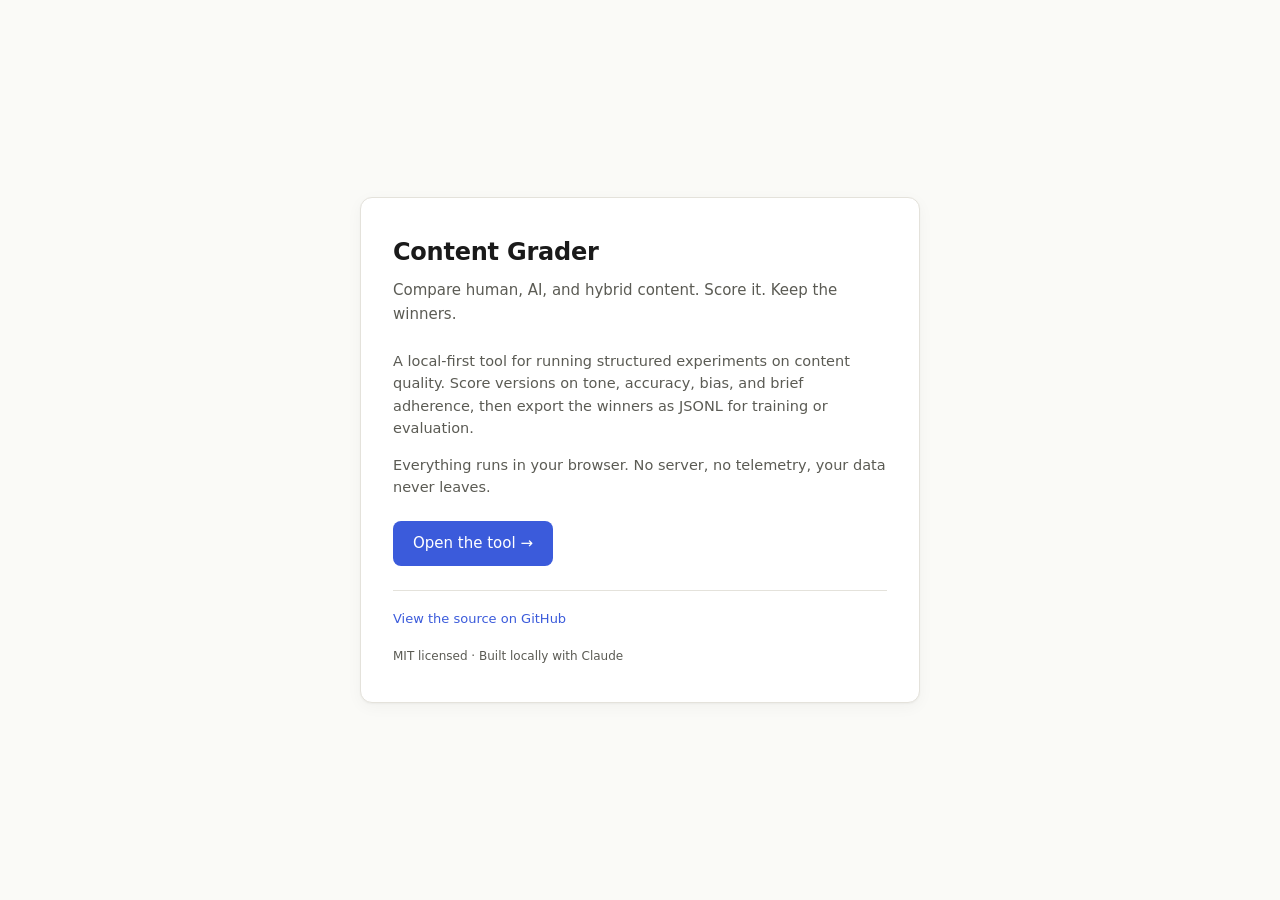
<file: content-grader/index.html>
<!doctype html>
<html lang="en">
<head>
<meta charset="utf-8" />
<meta name="viewport" content="width=device-width, initial-scale=1" />
<title>Content Grader</title>
<style>
  :root {
    --bg: #fafaf7;
    --surface: #ffffff;
    --border: #e4e2db;
    --text: #1a1a1a;
    --text-muted: #5b5b54;
    --accent: #3b5bdb;
  }
  * { box-sizing: border-box; }
  body {
    margin: 0;
    font-family: -apple-system, BlinkMacSystemFont, "Segoe UI", system-ui, sans-serif;
    background: var(--bg);
    color: var(--text);
    line-height: 1.55;
    display: flex;
    align-items: center;
    justify-content: center;
    min-height: 100vh;
    padding: 24px;
  }
  .card {
    max-width: 560px;
    background: var(--surface);
    border: 1px solid var(--border);
    border-radius: 12px;
    padding: 36px 32px;
    box-shadow: 0 1px 2px rgba(0,0,0,0.04), 0 4px 16px rgba(0,0,0,0.04);
  }
  h1 { margin: 0 0 8px; font-size: 24px; font-weight: 600; letter-spacing: -0.01em; }
  .subtitle { color: var(--text-muted); font-size: 15px; margin: 0 0 24px; }
  p { font-size: 14.5px; color: var(--text-muted); margin: 0 0 14px; }
  .cta {
    display: inline-block;
    background: var(--accent);
    color: white;
    font-weight: 500;
    padding: 11px 20px;
    border-radius: 8px;
    text-decoration: none;
    font-size: 15px;
    margin-top: 8px;
  }
  .cta:hover { background: #2f4bc0; }
  .links { margin-top: 24px; padding-top: 18px; border-top: 1px solid var(--border); font-size: 13px; }
  .links a { color: var(--accent); text-decoration: none; }
  .links a:hover { text-decoration: underline; }
  .meta { color: var(--text-muted); font-size: 12px; margin-top: 18px; }
</style>
</head>
<body>
  <div class="card">
    <h1>Content Grader</h1>
    <p class="subtitle">Compare human, AI, and hybrid content. Score it. Keep the winners.</p>
    <p>A local-first tool for running structured experiments on content quality. Score versions on tone, accuracy, bias, and brief adherence, then export the winners as JSONL for training or evaluation.</p>
    <p>Everything runs in your browser. No server, no telemetry, your data never leaves.</p>
    <a href="content-grader.html" class="cta">Open the tool →</a>
    <div class="links">
      <a href="https://github.com/tarikdavis/content-grader">View the source on GitHub</a>
    </div>
    <div class="meta">MIT licensed · Built locally with Claude</div>
  </div>
</body>
</html>
</file>
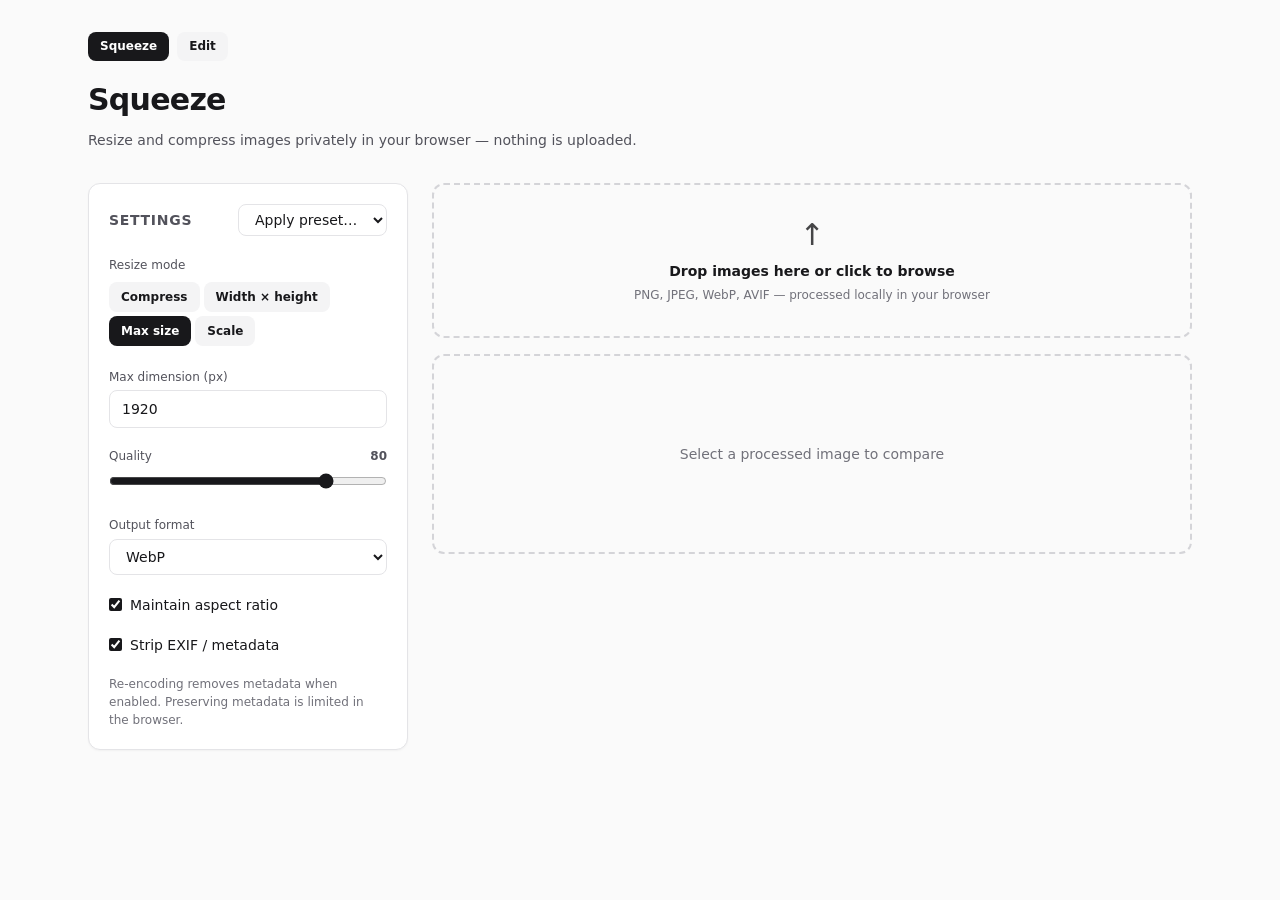
<file: image-resizer/index.html>
<!DOCTYPE html>
<html lang="en">
  <head>
    <meta charset="UTF-8" />
    <meta name="viewport" content="width=device-width, initial-scale=1.0" />
    <title>Squeeze — Resize & Compress</title>
    <meta
      name="description"
      content="Resize and compress images in your browser. Private, no uploads."
    />
    <script>
      document.documentElement.dataset.theme = "minimal";
    </script>
    <script type="module" crossorigin src="/image-resizer/assets/index-EunH12WH.js"></script>
    <link rel="stylesheet" crossorigin href="/image-resizer/assets/index-Cj9axp3N.css">
  </head>
  <body>
    <div id="root"></div>
  </body>
</html>
</file>
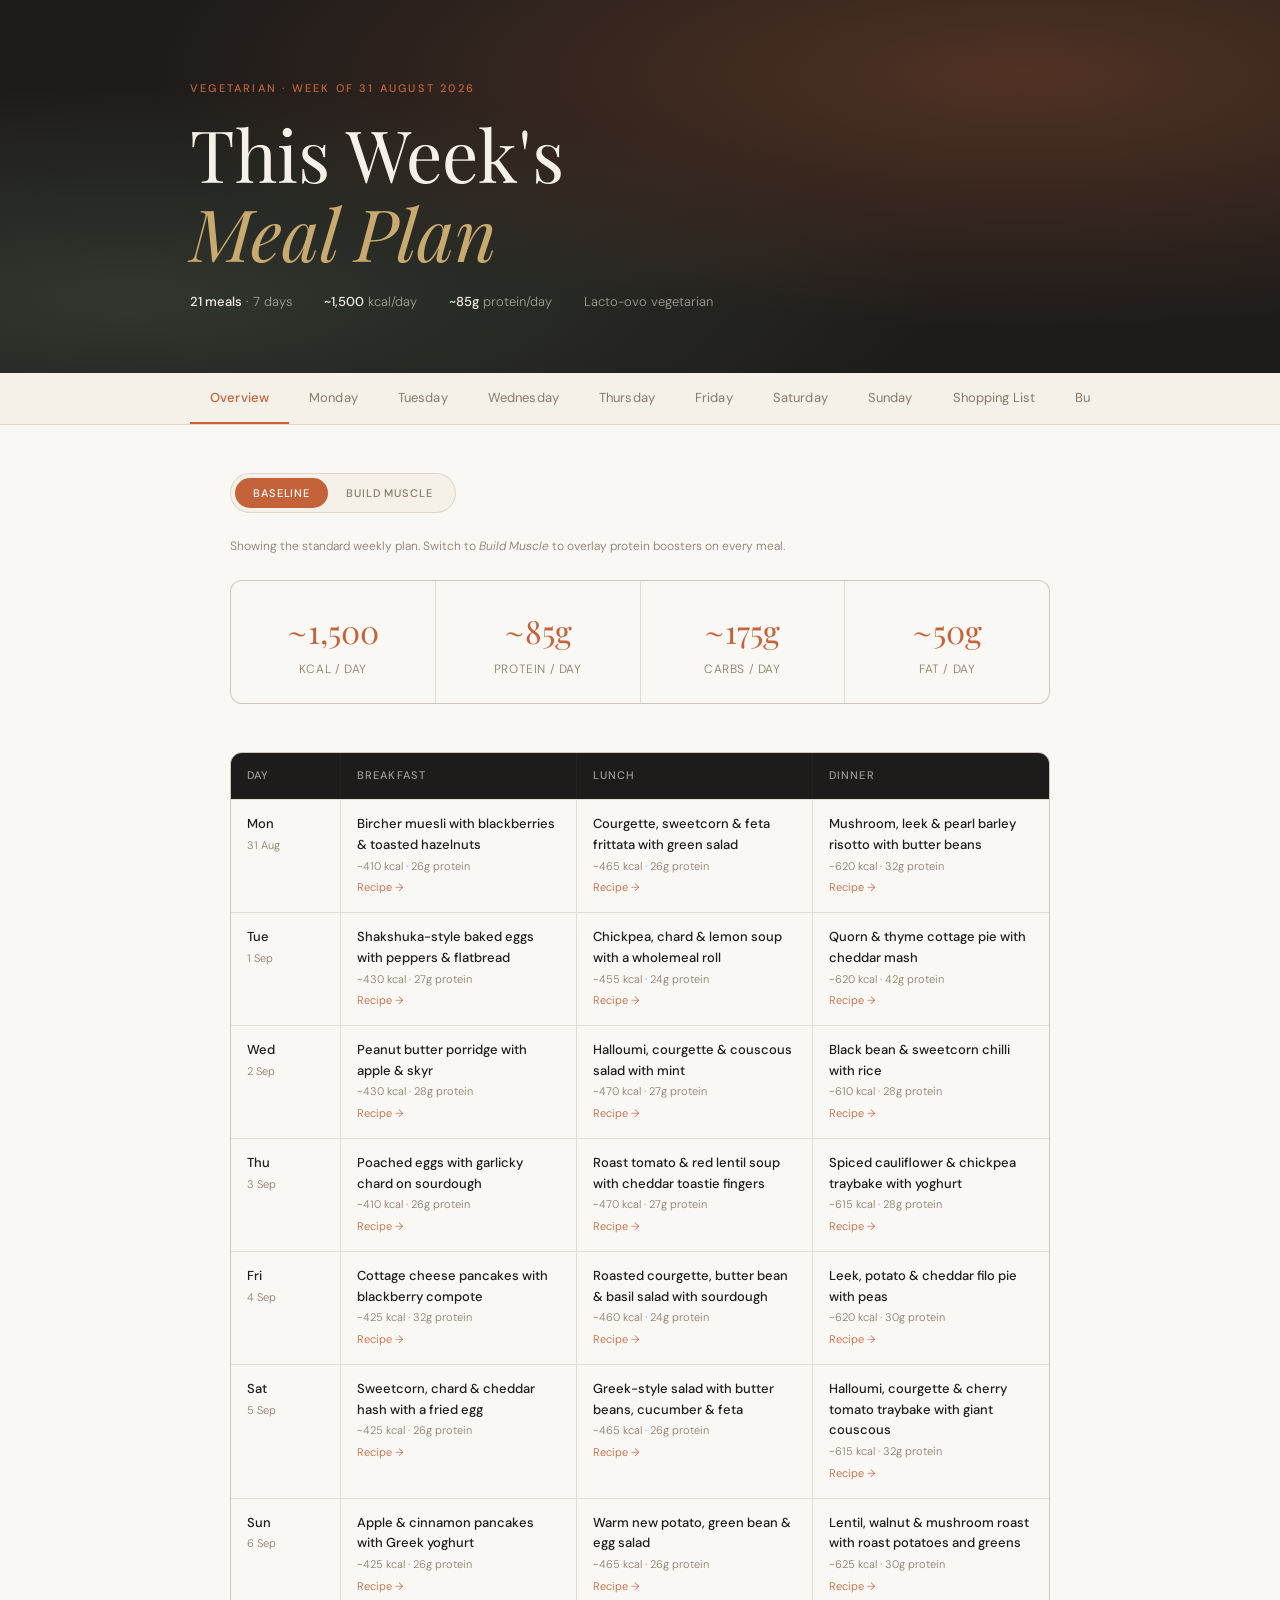
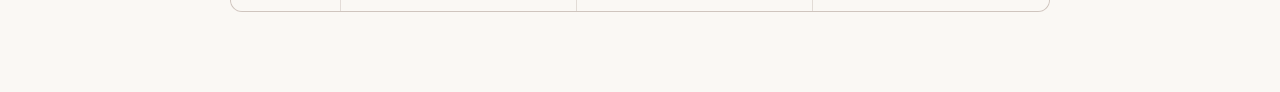
<file: meal-plan/index.html>
<!DOCTYPE html>
<html lang="en">
<head>
<meta charset="UTF-8">
<meta name="viewport" content="width=device-width, initial-scale=1.0">
<title>Weekly Meal Plan — 24 August 2026</title>
<link rel="preconnect" href="https://fonts.googleapis.com">
<link href="https://fonts.googleapis.com/css2?family=Playfair+Display:ital,wght@0,400;0,700;1,400&family=DM+Sans:wght@300;400;500&display=swap" rel="stylesheet">
<style>
  *, *::before, *::after { box-sizing: border-box; margin: 0; padding: 0; }

  :root {
    --cream: #f5f0e8;
    --warm-white: #faf8f4;
    --charcoal: #1e1c1a;
    --brown: #5c3d2e;
    --terracotta: #c4623a;
    --sage: #7a9e7e;
    --gold: #c8a96e;
    --light-brown: #e8d5c0;
    --muted: #8a7968;
    --border: rgba(92,61,46,0.15);
  }

  html { scroll-behavior: smooth; }

  body {
    font-family: 'DM Sans', sans-serif;
    background: var(--warm-white);
    color: var(--charcoal);
    font-weight: 300;
    line-height: 1.6;
    overflow-x: hidden;
  }

  /* HERO */
  .hero {
    background: var(--charcoal);
    color: var(--cream);
    padding: 80px 40px 60px;
    position: relative;
    overflow: hidden;
    min-height: 320px;
    display: flex;
    align-items: flex-end;
  }
  .hero::before {
    content: '';
    position: absolute;
    inset: 0;
    background: radial-gradient(ellipse at 80% 20%, rgba(196,98,58,0.3) 0%, transparent 60%),
                radial-gradient(ellipse at 10% 80%, rgba(122,158,126,0.2) 0%, transparent 50%);
  }
  .hero-inner { position: relative; max-width: 900px; margin: 0 auto; width: 100%; }
  .hero-label {
    font-size: 11px;
    letter-spacing: 0.2em;
    text-transform: uppercase;
    color: var(--terracotta);
    margin-bottom: 16px;
    font-weight: 500;
  }
  .hero h1 {
    font-family: 'Playfair Display', serif;
    font-size: clamp(2.5rem, 6vw, 4.5rem);
    line-height: 1.1;
    margin-bottom: 20px;
    font-weight: 400;
  }
  .hero h1 em { font-style: italic; color: var(--gold); }
  .hero-meta {
    display: flex;
    gap: 32px;
    flex-wrap: wrap;
    font-size: 13px;
    color: rgba(245,240,232,0.6);
  }
  .hero-meta span strong { color: var(--cream); font-weight: 500; }

  /* NAV */
  nav {
    background: var(--cream);
    border-bottom: 1px solid var(--border);
    position: sticky;
    top: 0;
    z-index: 100;
    padding: 0 40px;
  }
  .nav-inner {
    max-width: 900px;
    margin: 0 auto;
    display: flex;
    gap: 0;
    overflow-x: auto;
    scrollbar-width: none;
  }
  .nav-inner::-webkit-scrollbar { display: none; }
  .nav-btn {
    background: none;
    border: none;
    padding: 16px 20px;
    font-family: 'DM Sans', sans-serif;
    font-size: 13px;
    font-weight: 400;
    color: var(--muted);
    cursor: pointer;
    white-space: nowrap;
    border-bottom: 2px solid transparent;
    transition: all 0.2s;
    letter-spacing: 0.01em;
  }
  .nav-btn:hover { color: var(--charcoal); }
  .nav-btn.active { color: var(--terracotta); border-bottom-color: var(--terracotta); font-weight: 500; }

  /* MAIN */
  main { max-width: 900px; margin: 0 auto; padding: 0 40px 80px; }

  /* SECTION */
  .section { display: none; padding-top: 48px; }
  .section.active { display: block; animation: fadeUp 0.4s ease both; }
  @keyframes fadeUp {
    from { opacity: 0; transform: translateY(16px); }
    to { opacity: 1; transform: translateY(0); }
  }

  /* OVERVIEW */
  .stats-row {
    display: grid;
    grid-template-columns: repeat(4, 1fr);
    gap: 1px;
    background: var(--border);
    border: 1px solid var(--border);
    border-radius: 12px;
    overflow: hidden;
    margin-bottom: 48px;
  }
  .stat {
    background: var(--warm-white);
    padding: 24px 20px;
    text-align: center;
  }
  .stat-val { font-family: 'Playfair Display', serif; font-size: 2rem; color: var(--terracotta); }
  .stat-lbl { font-size: 12px; color: var(--muted); margin-top: 4px; letter-spacing: 0.05em; text-transform: uppercase; }

  .week-grid { display: flex; flex-direction: column; gap: 1px; background: var(--border); border: 1px solid var(--border); border-radius: 12px; overflow: hidden; }
  .week-row { display: grid; grid-template-columns: 110px 1fr 1fr 1fr; background: var(--warm-white); }
  .week-row.header { background: var(--charcoal); color: var(--cream); }
  .week-cell { padding: 14px 16px; border-right: 1px solid var(--border); font-size: 13px; }
  .week-cell:last-child { border-right: none; }
  .week-row.header .week-cell { font-size: 11px; letter-spacing: 0.1em; text-transform: uppercase; color: rgba(245,240,232,0.6); font-weight: 500; }
  .week-day { font-weight: 500; font-size: 13px; display: flex; flex-direction: column; gap: 2px; }
  .week-day .date { font-size: 11px; color: var(--muted); font-weight: 300; }
  .meal-title { font-weight: 500; margin-bottom: 2px; color: var(--charcoal); }
  .meal-kcal { font-size: 11px; color: var(--muted); }
  .meal-link { color: var(--terracotta); font-size: 11px; text-decoration: none; margin-top: 4px; display: inline-block; }
  .meal-link:hover { text-decoration: underline; }

  /* DAYS */
  .day-header {
    display: flex;
    align-items: baseline;
    gap: 16px;
    margin-bottom: 28px;
    padding-bottom: 16px;
    border-bottom: 1px solid var(--border);
  }
  .day-title { font-family: 'Playfair Display', serif; font-size: 2rem; font-weight: 400; }
  .day-date { font-size: 13px; color: var(--muted); }

  .meals-grid { display: grid; grid-template-columns: repeat(3, 1fr); gap: 20px; margin-bottom: 20px; }

  .recipe-card {
    border: 1px solid var(--border);
    border-radius: 12px;
    overflow: hidden;
    background: var(--warm-white);
  }
  .recipe-card-head {
    background: var(--cream);
    padding: 16px 18px;
    cursor: pointer;
    user-select: none;
    display: flex;
    flex-direction: column;
    gap: 4px;
    transition: background 0.15s;
  }
  .recipe-card-head:hover { background: var(--light-brown); }
  .recipe-type { font-size: 10px; letter-spacing: 0.15em; text-transform: uppercase; color: var(--terracotta); font-weight: 500; }
  .recipe-name { font-family: 'Playfair Display', serif; font-size: 1.05rem; line-height: 1.3; }
  .recipe-meta { font-size: 11px; color: var(--muted); display: flex; justify-content: space-between; align-items: center; }
  .recipe-toggle { font-size: 16px; color: var(--muted); transition: transform 0.25s; }
  .recipe-toggle.open { transform: rotate(180deg); }

  .recipe-body { display: none; padding: 18px; border-top: 1px solid var(--border); }
  .recipe-body.open { display: block; }
  .recipe-section { font-size: 10px; letter-spacing: 0.15em; text-transform: uppercase; color: var(--muted); font-weight: 500; margin: 14px 0 8px; }
  .recipe-section:first-child { margin-top: 0; }
  .ing-list { list-style: none; }
  .ing-list li { font-size: 13px; padding: 5px 0; border-bottom: 1px solid var(--border); }
  .ing-list li:last-child { border-bottom: none; }
  .step-list { list-style: none; counter-reset: s; }
  .step-list li { counter-increment: s; font-size: 13px; padding: 6px 0 6px 28px; position: relative; border-bottom: 1px solid var(--border); line-height: 1.5; }
  .step-list li:last-child { border-bottom: none; }
  .step-list li::before {
    content: counter(s);
    position: absolute; left: 0; top: 7px;
    width: 18px; height: 18px;
    background: var(--terracotta); color: white;
    border-radius: 50%; font-size: 10px; font-weight: 500;
    display: flex; align-items: center; justify-content: center;
  }
  .tip {
    background: linear-gradient(135deg, rgba(200,169,110,0.15), rgba(200,169,110,0.05));
    border-left: 3px solid var(--gold);
    border-radius: 0 8px 8px 0;
    padding: 10px 12px;
    font-size: 12px;
    color: var(--brown);
    margin-top: 12px;
    line-height: 1.5;
  }

  /* SHOPPING */
  .shop-intro { font-size: 14px; color: var(--muted); margin-bottom: 32px; line-height: 1.7; }
  .shop-grid { display: grid; grid-template-columns: repeat(3, 1fr); gap: 20px; }
  .shop-card { background: var(--warm-white); border: 1px solid var(--border); border-radius: 12px; overflow: hidden; }
  .shop-card-head { background: var(--charcoal); color: var(--cream); padding: 14px 18px; }
  .shop-cat { font-size: 10px; letter-spacing: 0.15em; text-transform: uppercase; color: var(--gold); font-weight: 500; }
  .shop-list { list-style: none; padding: 14px 18px; }
  .shop-list li { font-size: 13px; border-bottom: 1px solid var(--border); }
  .shop-list li:last-child { border-bottom: none; }
  .shop-amount { color: var(--muted); font-size: 12px; margin-left: auto; white-space: nowrap; }

  /* CHECKABLE SHOPPING ITEMS */
  .shop-item {
    display: flex;
    align-items: center;
    gap: 12px;
    cursor: pointer;
    padding: 8px 0;
    min-height: 36px;
    user-select: none;
    -webkit-tap-highlight-color: transparent;
  }
  .shop-check {
    appearance: none;
    -webkit-appearance: none;
    width: 22px;
    height: 22px;
    border: 2px solid var(--terracotta);
    border-radius: 5px;
    background: transparent;
    cursor: pointer;
    flex-shrink: 0;
    position: relative;
    transition: background 0.15s, border-color 0.15s;
    margin: 0;
  }
  .shop-check:hover { border-color: var(--brown); }
  .shop-check:checked { background: var(--terracotta); border-color: var(--terracotta); }
  .shop-check:checked::after {
    content: '';
    position: absolute;
    top: 2px;
    left: 6px;
    width: 5px;
    height: 11px;
    border: solid white;
    border-width: 0 2px 2px 0;
    transform: rotate(45deg);
  }
  .shop-check:focus-visible { outline: 2px solid var(--gold); outline-offset: 2px; }
  .shop-name { flex: 1; color: var(--charcoal); transition: color 0.15s, text-decoration 0.15s; }
  .shop-item:has(.shop-check:checked) .shop-name {
    text-decoration: line-through;
    color: var(--muted);
  }
  .shop-item:has(.shop-check:checked) .shop-amount { opacity: 0.45; }

  /* Reset button — sits next to existing print button */
  .reset-btn {
    display: inline-block;
    margin-bottom: 28px;
    margin-left: 8px;
    background: transparent;
    color: var(--terracotta);
    border: 1px solid var(--terracotta);
    padding: 10px 22px;
    border-radius: 8px;
    font-family: 'DM Sans', sans-serif;
    font-size: 13px;
    font-weight: 500;
    cursor: pointer;
    letter-spacing: 0.03em;
    transition: all 0.15s;
  }
  .reset-btn:hover { background: var(--terracotta); color: white; }

  /* Mobile: bigger tap targets per Apple HIG (44pt minimum) */
  @media (max-width: 700px) {
    .shop-item { min-height: 44px; gap: 14px; }
    .shop-check { width: 26px; height: 26px; }
    .shop-check:checked::after { top: 3px; left: 8px; width: 6px; height: 12px; }
    .shop-list { padding: 14px 16px; }
  }

  .print-btn {
    display: inline-block;
    margin-bottom: 28px;
    background: var(--terracotta);
    color: white;
    border: none;
    padding: 10px 22px;
    border-radius: 8px;
    font-family: 'DM Sans', sans-serif;
    font-size: 13px;
    font-weight: 500;
    cursor: pointer;
    letter-spacing: 0.03em;
    transition: background 0.15s;
  }
  .print-btn:hover { background: var(--brown); }

  /* SECTION TITLE */
  .section-title { font-family: 'Playfair Display', serif; font-size: 1.6rem; margin-bottom: 6px; }
  .section-sub { font-size: 13px; color: var(--muted); margin-bottom: 32px; }

  /* MUSCLE VIEW */
  .muscle-h2 { font-family: 'Playfair Display', serif; font-size: 1.4rem; font-weight: 400; margin: 40px 0 14px; }
  .muscle-lead { font-size: 15px; line-height: 1.7; color: var(--brown); padding: 20px 24px; background: var(--cream); border-left: 3px solid var(--terracotta); border-radius: 0 8px 8px 0; margin-bottom: 32px; }
  .muscle-note { font-size: 13px; line-height: 1.7; color: var(--muted); margin: 4px 0 24px; }
  .stats-compare .stat-from { font-size: 10px; letter-spacing: 0.06em; color: var(--gold); margin-top: 6px; text-transform: uppercase; font-weight: 500; }

  .lever-grid { display: grid; grid-template-columns: repeat(4, 1fr); gap: 14px; margin-bottom: 8px; }
  .lever-card { background: var(--warm-white); border: 1px solid var(--border); border-radius: 12px; padding: 20px; }
  .lever-num { font-family: 'Playfair Display', serif; font-size: 1.5rem; color: var(--gold); font-style: italic; line-height: 1; }
  .lever-title { font-family: 'Playfair Display', serif; font-size: 1.15rem; margin: 4px 0 8px; }
  .lever-card p { font-size: 13px; color: var(--brown); line-height: 1.6; }

  .swap-grid { display: flex; flex-direction: column; gap: 10px; }
  .swap-card { background: var(--warm-white); border: 1px solid var(--border); border-radius: 12px; overflow: hidden; }
  .swap-time { background: var(--charcoal); color: var(--gold); padding: 10px 18px; font-size: 11px; letter-spacing: 0.15em; text-transform: uppercase; font-weight: 500; }
  .swap-cols { display: grid; grid-template-columns: 1fr 2fr 0.7fr; gap: 1px; background: var(--border); }
  .swap-col { background: var(--warm-white); padding: 14px 18px; }
  .swap-label { font-size: 10px; letter-spacing: 0.1em; text-transform: uppercase; color: var(--muted); margin-bottom: 6px; font-weight: 500; }
  .swap-col p { font-size: 13px; color: var(--charcoal); line-height: 1.5; }
  .swap-gain { font-family: 'Playfair Display', serif; font-size: 1.2rem; color: var(--terracotta); }

  .risk-grid { display: grid; grid-template-columns: repeat(3, 1fr); gap: 12px; }
  .risk-card { background: var(--warm-white); border: 1px solid var(--border); border-left: 3px solid var(--sage); border-radius: 0 12px 12px 0; padding: 16px 18px; }
  .risk-title { font-weight: 500; font-size: 14px; color: var(--charcoal); margin-bottom: 6px; }
  .risk-card p { font-size: 12px; color: var(--brown); line-height: 1.6; }

  .trainer-q { background: var(--cream); border-radius: 12px; padding: 22px 28px; }
  .trainer-q-title { font-weight: 500; font-size: 14px; margin-bottom: 12px; color: var(--charcoal); }
  .trainer-list { padding-left: 22px; }
  .trainer-list li { font-size: 13px; padding: 6px 0; color: var(--brown); line-height: 1.6; }

  /* MODE TOGGLE */
  .mode-toggle {
    display: inline-flex;
    background: var(--cream);
    border: 1px solid var(--border);
    border-radius: 999px;
    padding: 4px;
    margin-bottom: 24px;
    gap: 0;
  }
  .mode-btn {
    background: none;
    border: none;
    padding: 8px 18px;
    font-family: 'DM Sans', sans-serif;
    font-size: 11px;
    letter-spacing: 0.08em;
    color: var(--muted);
    cursor: pointer;
    border-radius: 999px;
    transition: all 0.2s;
    text-transform: uppercase;
    font-weight: 500;
  }
  .mode-btn:hover { color: var(--charcoal); }
  .mode-btn.active { background: var(--terracotta); color: white; }
  .mode-caption { font-size: 12px; color: var(--muted); margin-bottom: 24px; line-height: 1.6; }
  body[data-mode="muscle"] .mode-caption-base { display: none; }
  body[data-mode="base"] .mode-caption-muscle { display: none; }

  /* MEAL BOOST INDICATOR */
  .meal-boost {
    display: none;
    font-size: 11px;
    color: var(--terracotta);
    margin-top: 6px;
    padding-top: 6px;
    border-top: 1px dashed rgba(196,98,58,0.3);
    font-style: italic;
    line-height: 1.4;
  }
  .meal-boost::before { content: '+ '; font-weight: 600; font-style: normal; }
  body[data-mode="muscle"] .meal-boost { display: block; }

  /* TOOLS GRID */
  .tools-grid {
    display: grid;
    grid-template-columns: repeat(2, 1fr);
    gap: 14px;
    margin: 8px 0 24px;
  }
  .tool-card {
    background: var(--warm-white);
    border: 1px solid var(--border);
    border-radius: 12px;
    padding: 22px;
  }
  .tool-title { font-family: 'Playfair Display', serif; font-size: 1.15rem; margin-bottom: 4px; }
  .tool-desc { font-size: 12.5px; color: var(--muted); margin-bottom: 16px; line-height: 1.55; }
  .tool-btn {
    background: var(--terracotta);
    color: white;
    border: none;
    padding: 10px 22px;
    border-radius: 8px;
    font-family: 'DM Sans', sans-serif;
    font-size: 12.5px;
    font-weight: 500;
    cursor: pointer;
    letter-spacing: 0.03em;
    transition: background 0.15s;
  }
  .tool-btn:hover { background: var(--brown); }

  /* MERGED SHOPPING LIST */
  .merged-badge { color: var(--terracotta); font-weight: 600; margin-right: 4px; font-size: 11px; }
  .merged-key { display: flex; gap: 18px; font-size: 11px; color: var(--muted); margin: 12px 0 24px; flex-wrap: wrap; }
  .merged-key span { display: inline-flex; align-items: center; gap: 6px; }
  .key-bumped { color: var(--terracotta); font-weight: 600; }
  .key-new { color: var(--terracotta); font-weight: 600; }

  /* LIFT LOG */
  .session-meta {
    display: grid;
    grid-template-columns: repeat(4, 1fr);
    gap: 1px;
    background: var(--border);
    border: 1px solid var(--border);
    border-radius: 8px;
    overflow: hidden;
    margin-bottom: 18px;
  }
  .session-meta-cell { background: var(--warm-white); padding: 12px 16px; }
  .session-meta-label { font-size: 10px; text-transform: uppercase; letter-spacing: 0.1em; color: var(--muted); font-weight: 500; }
  .session-meta-line { height: 22px; border-bottom: 1px solid var(--charcoal); margin-top: 8px; }
  .scale-hint { font-size: 10px; color: var(--muted); margin-top: 4px; }

  .lift-table { width: 100%; border-collapse: collapse; margin: 8px 0 24px; font-size: 13px; }
  .lift-table th, .lift-table td { border: 1px solid var(--border); padding: 12px 14px; text-align: left; vertical-align: middle; }
  .lift-table th { background: var(--charcoal); color: var(--cream); font-weight: 500; font-size: 10px; letter-spacing: 0.1em; text-transform: uppercase; }
  .lift-table th.set-col { text-align: center; width: 80px; }
  .lift-table td.set-col { text-align: center; color: rgba(0,0,0,0.18); letter-spacing: 0.15em; }
  .lift-cat { font-size: 10px; color: var(--terracotta); letter-spacing: 0.08em; text-transform: uppercase; font-weight: 500; }
  .lift-name { font-weight: 500; margin-top: 2px; }
  .lift-hint { font-size: 11px; color: var(--muted); margin-top: 2px; font-style: italic; }
  .lift-row td { background: var(--warm-white); }
  .lift-row:nth-child(even) td { background: var(--cream); }

  .progress-strip {
    display: grid;
    grid-template-columns: 120px repeat(4, 1fr);
    gap: 1px;
    background: var(--border);
    border: 1px solid var(--border);
    border-radius: 8px;
    overflow: hidden;
    font-size: 12px;
    margin: 8px 0 16px;
  }
  .progress-strip > div { background: var(--warm-white); padding: 10px 12px; }
  .progress-strip > .ph { background: var(--charcoal); color: var(--cream); font-size: 10px; text-transform: uppercase; letter-spacing: 0.1em; font-weight: 500; }
  .progress-empty { height: 16px; border-bottom: 1px solid var(--border); }

  /* FOCUSED PRINT */
  @media print {
    body[data-printing] .hero,
    body[data-printing] nav,
    body[data-printing] .section,
    body[data-printing] .tool-btn,
    body[data-printing] .print-btn,
    body[data-printing] .reset-btn,
    body[data-printing] .mode-toggle { display: none !important; }
    body[data-printing="shopping-muscle"] #shopping-muscle,
    body[data-printing="lift-log"] #lift-log,
    body[data-printing="shopping"] #shopping { display: block !important; }
    body[data-printing] main { padding: 0 !important; }
    body[data-printing] .section-title { margin-top: 0; }
    /* Hide checkboxes on paper; hide already-checked items entirely so the
       printed list shows only what's still needed. */
    body[data-printing] .shop-check { display: none !important; }
    body[data-printing] .shop-list li:has(.shop-check:checked) { display: none !important; }
    @page { margin: 12mm; }
  }

  @media (max-width: 700px) {
    .hero { padding: 60px 20px 40px; }
    nav { padding: 0 20px; }
    main { padding: 0 20px 60px; }
    .stats-row { grid-template-columns: repeat(2, 1fr); }
    .meals-grid { grid-template-columns: 1fr; }
    .shop-grid { grid-template-columns: 1fr; }
    .week-grid { display: none; }
    .lever-grid { grid-template-columns: 1fr; }
    .risk-grid { grid-template-columns: 1fr; }
    .swap-cols { grid-template-columns: 1fr; }
  }

  @media print {
    nav, .nav-btn { display: none !important; }
    .section { display: block !important; }
    .recipe-body { display: block !important; }
  }
</style>
</head>
<body data-week="2026-08-31">

<div class="hero">
  <div class="hero-inner">
    <div class="hero-label">Vegetarian &middot; Week of 31 August 2026</div>
    <h1>This Week's<br><em>Meal Plan</em></h1>
    <div class="hero-meta">
      <span><strong>21 meals</strong> · 7 days</span>
      <span><strong data-base="~1,500" data-muscle="~1,750">~1,500</strong> kcal/day</span>
      <span><strong data-base="~85g" data-muscle="~125g">~85g</strong> protein/day</span>
      <span>Lacto-ovo vegetarian</span>
    </div>
  </div>
</div>

<nav>
  <div class="nav-inner">
    <button class="nav-btn active" onclick="showSection('overview')">Overview</button>
    <button class="nav-btn" onclick="showSection('mon')">Monday</button>
    <button class="nav-btn" onclick="showSection('tue')">Tuesday</button>
    <button class="nav-btn" onclick="showSection('wed')">Wednesday</button>
    <button class="nav-btn" onclick="showSection('thu')">Thursday</button>
    <button class="nav-btn" onclick="showSection('fri')">Friday</button>
    <button class="nav-btn" onclick="showSection('sat')">Saturday</button>
    <button class="nav-btn" onclick="showSection('sun')">Sunday</button>
    <button class="nav-btn" onclick="showSection('shopping')">Shopping List</button>
    <button class="nav-btn" onclick="showSection('muscle')">Build Muscle</button>
  </div>
</nav>

<main>

<!-- OVERVIEW -->
<div id="overview" class="section active">
  <div class="mode-toggle" role="tablist" aria-label="Mode">
    <button class="mode-btn active" data-mode="base" onclick="setMode('base')">Baseline</button>
    <button class="mode-btn" data-mode="muscle" onclick="setMode('muscle')">Build Muscle</button>
  </div>
  <div class="mode-caption mode-caption-base">Showing the standard weekly plan. Switch to <em>Build Muscle</em> to overlay protein boosters on every meal.</div>
  <div class="mode-caption mode-caption-muscle">Muscle mode: each meal shows the booster to add, and the stats below reflect the adjusted daily targets.</div>
  <div class="stats-row">
    <div class="stat"><div class="stat-val" data-base="~1,500" data-muscle="~1,750">~1,500</div><div class="stat-lbl">kcal / day</div></div>
    <div class="stat"><div class="stat-val" data-base="~85g" data-muscle="~125g">~85g</div><div class="stat-lbl">Protein / day</div></div>
    <div class="stat"><div class="stat-val" data-base="~175g" data-muscle="~190g">~175g</div><div class="stat-lbl">Carbs / day</div></div>
    <div class="stat"><div class="stat-val" data-base="~50g" data-muscle="~55g">~50g</div><div class="stat-lbl">Fat / day</div></div>
  </div>
  <div class="week-grid">
    <div class="week-row header">
      <div class="week-cell">Day</div>
      <div class="week-cell">Breakfast</div>
      <div class="week-cell">Lunch</div>
      <div class="week-cell">Dinner</div>
    </div>
    <div class="week-row">
      <div class="week-cell"><div class="week-day">Mon<span class="date">31 Aug</span></div></div>
      <div class="week-cell"><div class="meal-title">Bircher muesli with blackberries &amp; toasted hazelnuts</div><div class="meal-kcal">~410 kcal &middot; 26g protein</div><div class="meal-boost">100g extra Greek yoghurt and 25g protein powder stirred in</div><a class="meal-link" onclick="showSection('mon')">Recipe &rarr;</a></div>
      <div class="week-cell"><div class="meal-title">Courgette, sweetcorn &amp; feta frittata with green salad</div><div class="meal-kcal">~465 kcal &middot; 26g protein</div><div class="meal-boost">+1 egg (4 total) and 40g extra feta</div><a class="meal-link" onclick="showSection('mon')">Recipe &rarr;</a></div>
      <div class="week-cell"><div class="meal-title">Mushroom, leek &amp; pearl barley risotto with butter beans</div><div class="meal-kcal">~620 kcal &middot; 32g protein</div><div class="meal-boost">&frac12; tin extra butter beans and 30g extra hard cheese</div><a class="meal-link" onclick="showSection('mon')">Recipe &rarr;</a></div>
    </div>
    <div class="week-row">
      <div class="week-cell"><div class="week-day">Tue<span class="date">1 Sep</span></div></div>
      <div class="week-cell"><div class="meal-title">Shakshuka-style baked eggs with peppers &amp; flatbread</div><div class="meal-kcal">~430 kcal &middot; 27g protein</div><div class="meal-boost">3 eggs instead of 2, and 100g cottage cheese on the side</div><a class="meal-link" onclick="showSection('tue')">Recipe &rarr;</a></div>
      <div class="week-cell"><div class="meal-title">Chickpea, chard &amp; lemon soup with a wholemeal roll</div><div class="meal-kcal">~455 kcal &middot; 24g protein</div><div class="meal-boost">100g cottage cheese on the side and 20g extra cheese in the roll</div><a class="meal-link" onclick="showSection('tue')">Recipe &rarr;</a></div>
      <div class="week-cell"><div class="meal-title">Quorn &amp; thyme cottage pie with cheddar mash</div><div class="meal-kcal">~620 kcal &middot; 42g protein</div><div class="meal-boost">100g extra Quorn mince and 30g extra cheddar in the mash</div><a class="meal-link" onclick="showSection('tue')">Recipe &rarr;</a></div>
    </div>
    <div class="week-row">
      <div class="week-cell"><div class="week-day">Wed<span class="date">2 Sep</span></div></div>
      <div class="week-cell"><div class="meal-title">Peanut butter porridge with apple &amp; skyr</div><div class="meal-kcal">~430 kcal &middot; 28g protein</div><div class="meal-boost">25g protein powder in the oats and 150g extra skyr</div><a class="meal-link" onclick="showSection('wed')">Recipe &rarr;</a></div>
      <div class="week-cell"><div class="meal-title">Halloumi, courgette &amp; couscous salad with mint</div><div class="meal-kcal">~470 kcal &middot; 27g protein</div><div class="meal-boost">40g extra halloumi (120g total) and 100g cottage cheese</div><a class="meal-link" onclick="showSection('wed')">Recipe &rarr;</a></div>
      <div class="week-cell"><div class="meal-title">Black bean &amp; sweetcorn chilli with rice</div><div class="meal-kcal">~610 kcal &middot; 28g protein</div><div class="meal-boost">&frac12; tin extra black beans and 60g extra soured cream</div><a class="meal-link" onclick="showSection('wed')">Recipe &rarr;</a></div>
    </div>
    <div class="week-row">
      <div class="week-cell"><div class="week-day">Thu<span class="date">3 Sep</span></div></div>
      <div class="week-cell"><div class="meal-title">Poached eggs with garlicky chard on sourdough</div><div class="meal-kcal">~410 kcal &middot; 26g protein</div><div class="meal-boost">3 eggs instead of 2 and 30g crumbled feta over the chard</div><a class="meal-link" onclick="showSection('thu')">Recipe &rarr;</a></div>
      <div class="week-cell"><div class="meal-title">Roast tomato &amp; red lentil soup with cheddar toastie fingers</div><div class="meal-kcal">~470 kcal &middot; 27g protein</div><div class="meal-boost">30g extra cheddar in the toastie and 100g cottage cheese alongside</div><a class="meal-link" onclick="showSection('thu')">Recipe &rarr;</a></div>
      <div class="week-cell"><div class="meal-title">Spiced cauliflower &amp; chickpea traybake with yoghurt</div><div class="meal-kcal">~615 kcal &middot; 28g protein</div><div class="meal-boost">&frac12; tin extra chickpeas and 100g extra Greek yoghurt</div><a class="meal-link" onclick="showSection('thu')">Recipe &rarr;</a></div>
    </div>
    <div class="week-row">
      <div class="week-cell"><div class="week-day">Fri<span class="date">4 Sep</span></div></div>
      <div class="week-cell"><div class="meal-title">Cottage cheese pancakes with blackberry compote</div><div class="meal-kcal">~425 kcal &middot; 32g protein</div><div class="meal-boost">+1 egg in the batter and 100g extra cottage cheese on the side</div><a class="meal-link" onclick="showSection('fri')">Recipe &rarr;</a></div>
      <div class="week-cell"><div class="meal-title">Roasted courgette, butter bean &amp; basil salad with sourdough</div><div class="meal-kcal">~460 kcal &middot; 24g protein</div><div class="meal-boost">&frac12; tin extra butter beans and 40g feta crumbled over</div><a class="meal-link" onclick="showSection('fri')">Recipe &rarr;</a></div>
      <div class="week-cell"><div class="meal-title">Leek, potato &amp; cheddar filo pie with peas</div><div class="meal-kcal">~620 kcal &middot; 30g protein</div><div class="meal-boost">40g extra cheddar and 2 boiled eggs folded into the filling</div><a class="meal-link" onclick="showSection('fri')">Recipe &rarr;</a></div>
    </div>
    <div class="week-row">
      <div class="week-cell"><div class="week-day">Sat<span class="date">5 Sep</span></div></div>
      <div class="week-cell"><div class="meal-title">Sweetcorn, chard &amp; cheddar hash with a fried egg</div><div class="meal-kcal">~425 kcal &middot; 26g protein</div><div class="meal-boost">+1 egg (2 total) and 25g extra cheddar</div><a class="meal-link" onclick="showSection('sat')">Recipe &rarr;</a></div>
      <div class="week-cell"><div class="meal-title">Greek-style salad with butter beans, cucumber &amp; feta</div><div class="meal-kcal">~465 kcal &middot; 26g protein</div><div class="meal-boost">2 boiled eggs on the plate and 30g extra feta</div><a class="meal-link" onclick="showSection('sat')">Recipe &rarr;</a></div>
      <div class="week-cell"><div class="meal-title">Halloumi, courgette &amp; cherry tomato traybake with giant couscous</div><div class="meal-kcal">~615 kcal &middot; 32g protein</div><div class="meal-boost">50g extra halloumi and 100g Greek yoghurt to serve</div><a class="meal-link" onclick="showSection('sat')">Recipe &rarr;</a></div>
    </div>
    <div class="week-row">
      <div class="week-cell"><div class="week-day">Sun<span class="date">6 Sep</span></div></div>
      <div class="week-cell"><div class="meal-title">Apple &amp; cinnamon pancakes with Greek yoghurt</div><div class="meal-kcal">~425 kcal &middot; 26g protein</div><div class="meal-boost">25g protein powder in the batter and 100g extra Greek yoghurt</div><a class="meal-link" onclick="showSection('sun')">Recipe &rarr;</a></div>
      <div class="week-cell"><div class="meal-title">Warm new potato, green bean &amp; egg salad</div><div class="meal-kcal">~465 kcal &middot; 26g protein</div><div class="meal-boost">+1 egg (3 total) and 100g cottage cheese on the side</div><a class="meal-link" onclick="showSection('sun')">Recipe &rarr;</a></div>
      <div class="week-cell"><div class="meal-title">Lentil, walnut &amp; mushroom roast with roast potatoes and greens</div><div class="meal-kcal">~625 kcal &middot; 30g protein</div><div class="meal-boost">50g extra lentils in the roast and 30g hard cheese over the greens</div><a class="meal-link" onclick="showSection('sun')">Recipe &rarr;</a></div>
    </div>
  </div>
</div>

<!-- MONDAY -->
<div id="mon" class="section">
  <div class="day-header"><div class="day-title">Monday</div><div class="day-date">31 August 2026</div></div>
  <div class="meals-grid">
    <div class="recipe-card">
      <div class="recipe-card-head" onclick="toggleRecipe(this)">
        <div class="recipe-type">Breakfast</div>
        <div class="recipe-name">Bircher muesli with blackberries &amp; toasted hazelnuts</div>
        <div class="recipe-meta"><span>~410 kcal &middot; 26g protein</span><span class="recipe-toggle">&#9662;</span></div>
      </div>
      <div class="recipe-body">
        <div class="recipe-section">Ingredients</div>
        <ul class="ing-list"><li>50g rolled oats</li><li>150g Greek yoghurt (plus 50g to finish)</li><li>80ml whole milk</li><li>100g blackberries</li><li>20g hazelnuts, roughly chopped</li><li>1 tbsp mixed seeds</li><li>1 tsp honey</li><li>Squeeze of lemon</li><li>Pinch of cinnamon</li></ul>
        <div class="recipe-section">Method</div>
        <ol class="step-list"><li>The night before, stir the oats, 150g of the yoghurt, the milk, cinnamon and a squeeze of lemon together in a bowl or jar. Cover and refrigerate.</li><li>In the morning, toast the hazelnuts in a dry pan for 3&ndash;4 mins until they smell warm and the skins loosen. Tip onto a plate to cool.</li><li>Crush half the blackberries with the honey so they collapse into a rough compote, and ripple it through the softened oats.</li><li>Top with the remaining yoghurt, whole blackberries, hazelnuts and seeds.</li></ol>
        <div class="tip">Soaked oats swell overnight and thicken as they go &mdash; if it looks stiff in the morning, loosen it with a splash of milk rather than adding more yoghurt, which would just make it heavier.</div>
      </div>
    </div>
    <div class="recipe-card">
      <div class="recipe-card-head" onclick="toggleRecipe(this)">
        <div class="recipe-type">Lunch</div>
        <div class="recipe-name">Courgette, sweetcorn &amp; feta frittata with green salad</div>
        <div class="recipe-meta"><span>~465 kcal &middot; 26g protein</span><span class="recipe-toggle">&#9662;</span></div>
      </div>
      <div class="recipe-body">
        <div class="recipe-section">Ingredients</div>
        <ul class="ing-list"><li>3 large eggs</li><li>1 courgette, coarsely grated</li><li>Kernels from 1 corn cob (~120g)</li><li>50g feta, crumbled</li><li>2 spring onions, sliced</li><li>Small handful flat-leaf parsley</li><li>1 tbsp olive oil (plus 1 tsp for the salad)</li><li>Big handful salad leaves</li><li>Squeeze of lemon</li></ul>
        <div class="recipe-section">Method</div>
        <ol class="step-list"><li>Grate the courgette, toss with a good pinch of salt and leave in a sieve for 10 mins, then squeeze out the water in your hands &mdash; it will be a surprising amount.</li><li>Beat the eggs with plenty of pepper, then fold through the squeezed courgette, corn, spring onions, parsley and most of the feta.</li><li>Heat the oil in a small non-stick pan, pour in the mixture and cook gently for 6&ndash;7 mins until the edges set and only the centre wobbles.</li><li>Scatter the last of the feta over and finish under a hot grill for 2&ndash;3 mins. Slide out, cool a little, and serve with leaves dressed in oil and lemon.</li></ol>
        <div class="tip">Salting and squeezing the courgette is the whole trick &mdash; skip it and the water it releases in the pan steams the egg instead of setting it, and the frittata comes out flabby.</div>
      </div>
    </div>
    <div class="recipe-card">
      <div class="recipe-card-head" onclick="toggleRecipe(this)">
        <div class="recipe-type">Dinner</div>
        <div class="recipe-name">Mushroom, leek &amp; pearl barley risotto with butter beans</div>
        <div class="recipe-meta"><span>~620 kcal &middot; 32g protein</span><span class="recipe-toggle">&#9662;</span></div>
      </div>
      <div class="recipe-body">
        <div class="recipe-section">Ingredients</div>
        <ul class="ing-list"><li>80g pearl barley</li><li>200g chestnut mushrooms, sliced</li><li>1 leek, sliced into half-moons</li><li>&frac12; tin (200g) butter beans, drained</li><li>700ml hot vegetable stock</li><li>30g vegetarian hard cheese, grated</li><li>1 garlic clove, crushed</li><li>Few sprigs thyme, leaves picked</li><li>1 tbsp olive oil</li><li>15g butter</li><li>Squeeze of lemon</li><li>Small handful parsley</li></ul>
        <div class="recipe-section">Method</div>
        <ol class="step-list"><li>Fry the mushrooms in the oil over a high heat, in two batches so they colour rather than stew, and set aside with a pinch of salt.</li><li>Turn the heat down, melt the butter and soften the leek for 8 mins with the garlic and thyme until sweet and collapsed.</li><li>Stir in the barley, then add the hot stock a ladleful at a time, stirring now and then, for 30&ndash;35 mins until the grains are tender but still have a little bite.</li><li>Return the mushrooms, fold in the butter beans to heat through, then beat in the cheese, a squeeze of lemon and the parsley off the heat.</li></ol>
        <div class="tip">Pearl barley never goes as creamy as arborio and doesn't need to &mdash; it holds its shape and gives you a chewier, nuttier bowl for about a third of the price.</div>
      </div>
    </div>
  </div>
</div>

<!-- TUESDAY -->
<div id="tue" class="section">
  <div class="day-header"><div class="day-title">Tuesday</div><div class="day-date">1 September 2026</div></div>
  <div class="meals-grid">
    <div class="recipe-card">
      <div class="recipe-card-head" onclick="toggleRecipe(this)">
        <div class="recipe-type">Breakfast</div>
        <div class="recipe-name">Shakshuka-style baked eggs with peppers &amp; flatbread</div>
        <div class="recipe-meta"><span>~430 kcal &middot; 27g protein</span><span class="recipe-toggle">&#9662;</span></div>
      </div>
      <div class="recipe-body">
        <div class="recipe-section">Ingredients</div>
        <ul class="ing-list"><li>2 large eggs</li><li>1 red pepper, sliced</li><li>200g (&frac12; tin) chopped tomatoes</li><li>&frac12; onion, sliced</li><li>1 garlic clove, sliced</li><li>1 tsp smoked paprika</li><li>&frac12; tsp ground cumin</li><li>Pinch of chilli flakes</li><li>1 tbsp olive oil</li><li>30g feta, crumbled</li><li>1 flatbread</li><li>Handful coriander</li></ul>
        <div class="recipe-section">Method</div>
        <ol class="step-list"><li>Soften the onion and pepper in the oil in a small frying pan over medium heat for 10 mins until they slump and start to catch at the edges.</li><li>Add the garlic and spices, fry for 1 min until fragrant, then tip in the tomatoes with a splash of water and simmer 8&ndash;10 mins until thick enough to hold a trench.</li><li>Make two wells, crack in the eggs, cover the pan and cook 5&ndash;6 mins until the whites are just set and the yolks still loose.</li><li>Crumble the feta over, scatter the coriander, and warm the flatbread in a dry pan to scoop it all up.</li></ol>
        <div class="tip">Cook the sauce down further than feels necessary before the eggs go in &mdash; a watery base spreads the eggs thin and they poach unevenly instead of sitting proud.</div>
      </div>
    </div>
    <div class="recipe-card">
      <div class="recipe-card-head" onclick="toggleRecipe(this)">
        <div class="recipe-type">Lunch</div>
        <div class="recipe-name">Chickpea, chard &amp; lemon soup with a wholemeal roll</div>
        <div class="recipe-meta"><span>~455 kcal &middot; 24g protein</span><span class="recipe-toggle">&#9662;</span></div>
      </div>
      <div class="recipe-body">
        <div class="recipe-section">Ingredients</div>
        <ul class="ing-list"><li>1 tin (400g) chickpeas, drained</li><li>150g Swiss chard, stalks diced and leaves shredded</li><li>1 onion, chopped</li><li>1 carrot, diced</li><li>2 garlic cloves, sliced</li><li>700ml vegetable stock</li><li>1 tsp ground cumin</li><li>&frac12; tsp smoked paprika</li><li>Zest and juice of &frac12; lemon</li><li>1 tbsp olive oil</li><li>1 wholemeal roll</li><li>20g mature cheddar</li><li>Small handful parsley</li></ul>
        <div class="recipe-section">Method</div>
        <ol class="step-list"><li>Soften the onion, carrot and diced chard stalks in the oil for 8 mins &mdash; the stalks take longer than the leaves, so they go in early.</li><li>Add the garlic and spices for a minute, then the chickpeas and stock. Simmer 12 mins.</li><li>Blitz roughly a third of the soup with a stick blender and stir it back in &mdash; you want body, not a purée.</li><li>Wilt the chard leaves through for 3 mins, finish with lemon zest and juice, and serve with the roll and cheddar.</li></ol>
        <div class="tip">Blending only part of the pot gives you a thick, spoonable soup that still has whole chickpeas in it &mdash; the texture reads as more substantial than the calorie count suggests.</div>
      </div>
    </div>
    <div class="recipe-card">
      <div class="recipe-card-head" onclick="toggleRecipe(this)">
        <div class="recipe-type">Dinner</div>
        <div class="recipe-name">Quorn &amp; thyme cottage pie with cheddar mash</div>
        <div class="recipe-meta"><span>~620 kcal &middot; 42g protein</span><span class="recipe-toggle">&#9662;</span></div>
      </div>
      <div class="recipe-body">
        <div class="recipe-section">Ingredients</div>
        <ul class="ing-list"><li>150g Quorn mince</li><li>500g Maris Piper potatoes, peeled and chunked</li><li>1 onion, finely chopped</li><li>1 carrot, finely diced</li><li>100g frozen peas</li><li>200g (&frac12; tin) chopped tomatoes</li><li>1 tbsp tomato pur&eacute;e</li><li>300ml vegetable stock</li><li>Few sprigs thyme</li><li>1 bay leaf</li><li>30g mature cheddar, grated</li><li>40ml whole milk</li><li>15g butter</li><li>1 tbsp olive oil</li></ul>
        <div class="recipe-section">Method</div>
        <ol class="step-list"><li>Boil the potatoes in salted water for 18&ndash;20 mins until a knife slides in with no resistance, then drain and steam-dry in the pan for 2 mins.</li><li>Meanwhile soften the onion and carrot in the oil for 8 mins, stir in the tomato pur&eacute;e and thyme, then add the Quorn, tomatoes, stock and bay. Simmer 15 mins until glossy and thick.</li><li>Mash the potatoes with the milk, butter and half the cheddar, and season firmly.</li><li>Stir the peas through the base, tip into a small dish, spread the mash over, rough the top up with a fork and bake at 200&deg;C for 20 mins with the rest of the cheese on top.</li></ol>
        <div class="tip">Roughing the mash up with a fork isn't decoration &mdash; the raised ridges are what crisp and brown, so a smoothed-over top comes out pale and soft.</div>
      </div>
    </div>
  </div>
</div>

<!-- WEDNESDAY -->
<div id="wed" class="section">
  <div class="day-header"><div class="day-title">Wednesday</div><div class="day-date">2 September 2026</div></div>
  <div class="meals-grid">
    <div class="recipe-card">
      <div class="recipe-card-head" onclick="toggleRecipe(this)">
        <div class="recipe-type">Breakfast</div>
        <div class="recipe-name">Peanut butter porridge with apple &amp; skyr</div>
        <div class="recipe-meta"><span>~430 kcal &middot; 28g protein</span><span class="recipe-toggle">&#9662;</span></div>
      </div>
      <div class="recipe-body">
        <div class="recipe-section">Ingredients</div>
        <ul class="ing-list"><li>50g rolled oats</li><li>250ml whole milk</li><li>1 tbsp crunchy peanut butter</li><li>1 English apple, half grated and half sliced</li><li>100g natural skyr</li><li>1 tbsp mixed seeds</li><li>&frac12; tsp cinnamon</li><li>1 tsp honey</li><li>Pinch of salt</li></ul>
        <div class="recipe-section">Method</div>
        <ol class="step-list"><li>Simmer the oats with the milk, a pinch of salt, the cinnamon and the grated apple for 5&ndash;6 mins, stirring, until thick and creamy.</li><li>Take off the heat and beat in the peanut butter so it melts through rather than sitting in a lump.</li><li>Spoon into a bowl, top with the skyr, sliced apple and seeds.</li><li>Finish with the honey and an extra grind of cinnamon.</li></ol>
        <div class="tip">Grating half the apple into the pan sweetens the porridge from the inside as it cooks, which means you need far less honey on top than you'd expect.</div>
      </div>
    </div>
    <div class="recipe-card">
      <div class="recipe-card-head" onclick="toggleRecipe(this)">
        <div class="recipe-type">Lunch</div>
        <div class="recipe-name">Halloumi, courgette &amp; couscous salad with mint</div>
        <div class="recipe-meta"><span>~470 kcal &middot; 27g protein</span><span class="recipe-toggle">&#9662;</span></div>
      </div>
      <div class="recipe-body">
        <div class="recipe-section">Ingredients</div>
        <ul class="ing-list"><li>80g halloumi, sliced</li><li>1 courgette, sliced into half-moons</li><li>50g couscous (dry)</li><li>100g cherry tomatoes, halved</li><li>&frac14; cucumber, diced</li><li>&frac14; red onion, finely sliced</li><li>Small handful mint, shredded</li><li>Small handful parsley</li><li>1 tbsp olive oil</li><li>Juice of &frac12; lemon</li><li>&frac12; tsp ground cumin</li></ul>
        <div class="recipe-section">Method</div>
        <ol class="step-list"><li>Pour 70ml boiling water over the couscous with a pinch of salt and a splash of the oil, cover, and leave 8 mins, then fork through.</li><li>Griddle or dry-fry the courgette over a high heat until charred in patches and just tender, 4&ndash;5 mins, and season.</li><li>Wipe the pan, dry it, and fry the halloumi 1&ndash;2 mins a side until deep gold &mdash; no oil needed, it releases its own.</li><li>Toss the couscous with the tomatoes, cucumber, onion, herbs, cumin, lemon and remaining oil, then lay the courgette and halloumi over the top.</li></ol>
        <div class="tip">Halloumi goes from golden to squeaky-rubbery in about ninety seconds, so get it out of the pan while it still gives when pressed &mdash; it firms as it sits.</div>
      </div>
    </div>
    <div class="recipe-card">
      <div class="recipe-card-head" onclick="toggleRecipe(this)">
        <div class="recipe-type">Dinner</div>
        <div class="recipe-name">Black bean &amp; sweetcorn chilli with rice</div>
        <div class="recipe-meta"><span>~610 kcal &middot; 28g protein</span><span class="recipe-toggle">&#9662;</span></div>
      </div>
      <div class="recipe-body">
        <div class="recipe-section">Ingredients</div>
        <ul class="ing-list"><li>1 tin (400g) black beans, drained</li><li>150g frozen sweetcorn</li><li>200g (&frac12; tin) chopped tomatoes</li><li>60g basmati rice (dry)</li><li>1 onion, chopped</li><li>1 red pepper, diced</li><li>2 garlic cloves</li><li>1 tsp chipotle paste</li><li>1 tsp ground cumin</li><li>&frac12; tsp smoked paprika</li><li>1 tbsp olive oil</li><li>40g soured cream</li><li>20g mature cheddar, grated</li><li>Handful coriander</li><li>Juice of &frac12; lime</li></ul>
        <div class="recipe-section">Method</div>
        <ol class="step-list"><li>Rinse the rice and cook in salted water, lid on, for 11 mins, then rest off the heat.</li><li>Soften the onion and pepper in the oil for 8 mins, add the garlic, cumin, paprika and chipotle and fry 1 min.</li><li>Add the beans and tomatoes with a splash of water and simmer 15 mins, mashing a few beans against the side of the pan to thicken it.</li><li>Stir the sweetcorn through for the last 3 mins, finish with lime, and serve over the rice with soured cream, cheddar and coriander.</li></ol>
        <div class="tip">Mashing a spoonful of the beans is the cheapest way to thicken a chilli &mdash; the released starch does the job that a long reduction would, in a fraction of the time.</div>
      </div>
    </div>
  </div>
</div>

<!-- THURSDAY -->
<div id="thu" class="section">
  <div class="day-header"><div class="day-title">Thursday</div><div class="day-date">3 September 2026</div></div>
  <div class="meals-grid">
    <div class="recipe-card">
      <div class="recipe-card-head" onclick="toggleRecipe(this)">
        <div class="recipe-type">Breakfast</div>
        <div class="recipe-name">Poached eggs with garlicky chard on sourdough</div>
        <div class="recipe-meta"><span>~410 kcal &middot; 26g protein</span><span class="recipe-toggle">&#9662;</span></div>
      </div>
      <div class="recipe-body">
        <div class="recipe-section">Ingredients</div>
        <ul class="ing-list"><li>2 large eggs</li><li>150g Swiss chard, stalks and leaves separated</li><li>2 thick slices sourdough</li><li>1 garlic clove, thinly sliced</li><li>1 tbsp olive oil</li><li>10g butter</li><li>Pinch of chilli flakes</li><li>1 tsp cider vinegar (for the poaching water)</li><li>Squeeze of lemon</li><li>20g vegetarian hard cheese, shaved</li></ul>
        <div class="recipe-section">Method</div>
        <ol class="step-list"><li>Slice the chard stalks and fry them in the oil for 4 mins before the leaves go anywhere near the pan &mdash; they need the head start.</li><li>Add the garlic and chilli, then the shredded leaves and a splash of water, and cook covered for 3 mins until collapsed. Finish with lemon.</li><li>Bring a pan of water to a bare simmer with the vinegar, swirl it, and slide the eggs in one at a time. Poach 3 mins for a set white and running yolk.</li><li>Toast and butter the sourdough, pile the chard on, top with the eggs and shave the cheese over.</li></ol>
        <div class="tip">The vinegar helps the whites set fast, but the bigger factor is freshness &mdash; older eggs have looser whites that feather no matter what you add to the water.</div>
      </div>
    </div>
    <div class="recipe-card">
      <div class="recipe-card-head" onclick="toggleRecipe(this)">
        <div class="recipe-type">Lunch</div>
        <div class="recipe-name">Roast tomato &amp; red lentil soup with cheddar toastie fingers</div>
        <div class="recipe-meta"><span>~470 kcal &middot; 27g protein</span><span class="recipe-toggle">&#9662;</span></div>
      </div>
      <div class="recipe-body">
        <div class="recipe-section">Ingredients</div>
        <ul class="ing-list"><li>70g red lentils</li><li>6 vine tomatoes, halved</li><li>1 onion, chopped</li><li>1 carrot, diced</li><li>2 garlic cloves</li><li>600ml vegetable stock</li><li>1 tsp smoked paprika</li><li>1 tbsp olive oil</li><li>2 slices sourdough</li><li>40g mature cheddar, grated</li><li>10g butter</li><li>Small handful basil</li></ul>
        <div class="recipe-section">Method</div>
        <ol class="step-list"><li>Roast the tomatoes cut-side up with the garlic, a drizzle of oil and salt at 200&deg;C for 25 mins until shrunken and caramelised at the edges.</li><li>Meanwhile soften the onion and carrot in the rest of the oil for 8 mins, add the paprika, then the lentils and stock and simmer 20 mins.</li><li>Tip in the roast tomatoes and squeezed-out garlic, blitz smooth, and loosen with a little water if needed.</li><li>Butter the bread on the outside, fill with the cheddar, fry until deeply golden on both sides, then cut into fingers for dunking.</li></ol>
        <div class="tip">Roasting the tomatoes rather than simmering them concentrates the sugars and drives off water &mdash; it's the difference between a soup that tastes of tinned tomato and one that tastes of tomato.</div>
      </div>
    </div>
    <div class="recipe-card">
      <div class="recipe-card-head" onclick="toggleRecipe(this)">
        <div class="recipe-type">Dinner</div>
        <div class="recipe-name">Spiced cauliflower &amp; chickpea traybake with yoghurt</div>
        <div class="recipe-meta"><span>~615 kcal &middot; 28g protein</span><span class="recipe-toggle">&#9662;</span></div>
      </div>
      <div class="recipe-body">
        <div class="recipe-section">Ingredients</div>
        <ul class="ing-list"><li>&frac12; cauliflower, in florets</li><li>1 tin (400g) chickpeas, drained and dried</li><li>1 red onion, in wedges</li><li>1 red pepper, in chunks</li><li>2 tsp ras el hanout</li><li>&frac12; tsp turmeric</li><li>2 tbsp olive oil</li><li>120g Greek yoghurt</li><li>1 garlic clove, crushed</li><li>Juice of &frac12; lemon</li><li>20g flaked almonds</li><li>1 flatbread</li><li>Handful coriander</li></ul>
        <div class="recipe-section">Method</div>
        <ol class="step-list"><li>Heat the oven to 210&deg;C. Toss the cauliflower, onion and pepper with the oil, ras el hanout, turmeric and salt, and spread out on a large tray with room between them.</li><li>Roast 20 mins, then add the chickpeas &mdash; patted properly dry &mdash; and roast a further 15 mins until they crackle and the cauliflower has brown edges.</li><li>Stir the garlic and lemon into the yoghurt with a pinch of salt.</li><li>Toast the almonds in a dry pan, scatter over the tray with the coriander, and serve with the yoghurt and a warmed flatbread.</li></ol>
        <div class="tip">Crowding is what stops vegetables browning &mdash; if they're touching they steam. Use the biggest tray you own, or split across two, and the same ingredients taste twice as good.</div>
      </div>
    </div>
  </div>
</div>

<!-- FRIDAY -->
<div id="fri" class="section">
  <div class="day-header"><div class="day-title">Friday</div><div class="day-date">4 September 2026</div></div>
  <div class="meals-grid">
    <div class="recipe-card">
      <div class="recipe-card-head" onclick="toggleRecipe(this)">
        <div class="recipe-type">Breakfast</div>
        <div class="recipe-name">Cottage cheese pancakes with blackberry compote</div>
        <div class="recipe-meta"><span>~425 kcal &middot; 32g protein</span><span class="recipe-toggle">&#9662;</span></div>
      </div>
      <div class="recipe-body">
        <div class="recipe-section">Ingredients</div>
        <ul class="ing-list"><li>150g cottage cheese</li><li>2 large eggs</li><li>40g rolled oats, blitzed to a rough flour</li><li>&frac12; tsp baking powder</li><li>&frac12; tsp vanilla extract</li><li>120g blackberries (fresh or frozen)</li><li>1 tsp honey</li><li>Squeeze of lemon</li><li>10g butter</li><li>50g Greek yoghurt, to serve</li></ul>
        <div class="recipe-section">Method</div>
        <ol class="step-list"><li>Blitz the cottage cheese, eggs, oat flour, baking powder and vanilla to a smooth, pourable batter and leave it 5 mins to thicken.</li><li>Warm the blackberries with the honey and lemon in a small pan for 4&ndash;5 mins until they burst and the juices run syrupy.</li><li>Melt the butter in a non-stick pan over medium-low heat and cook the pancakes in three or four rounds, 2 mins a side, turning when bubbles hold their shape.</li><li>Stack, spoon the compote over and add the yoghurt.</li></ol>
        <div class="tip">These are wetter than a flour batter, so keep the heat lower than you would for ordinary pancakes &mdash; too hot and the outside sets before the middle has any chance to cook.</div>
      </div>
    </div>
    <div class="recipe-card">
      <div class="recipe-card-head" onclick="toggleRecipe(this)">
        <div class="recipe-type">Lunch</div>
        <div class="recipe-name">Roasted courgette, butter bean &amp; basil salad with sourdough</div>
        <div class="recipe-meta"><span>~460 kcal &middot; 24g protein</span><span class="recipe-toggle">&#9662;</span></div>
      </div>
      <div class="recipe-body">
        <div class="recipe-section">Ingredients</div>
        <ul class="ing-list"><li>&frac12; tin (200g) butter beans, drained</li><li>1 courgette, in thick half-moons</li><li>150g cherry tomatoes</li><li>&frac14; red onion, finely sliced</li><li>1 garlic clove, crushed</li><li>2 tbsp olive oil</li><li>1 tsp cider vinegar</li><li>Big handful basil</li><li>Handful rocket</li><li>1 thick slice sourdough</li><li>20g vegetarian hard cheese, shaved</li></ul>
        <div class="recipe-section">Method</div>
        <ol class="step-list"><li>Roast the courgette and tomatoes with 1 tbsp of the oil and salt at 210&deg;C for 20 mins, until the courgette is bronzed and the tomatoes have split.</li><li>Tip the warm vegetables straight onto the butter beans with the garlic, vinegar and remaining oil, and let it all sit for 5 mins.</li><li>Soak the red onion in cold water for 5 mins to soften its bite, then drain and fold through with the basil and rocket.</li><li>Toast the sourdough, rub it with the cut side of a garlic clove if you like, and shave the cheese over the salad.</li></ol>
        <div class="tip">Tipping hot roast veg onto cold beans warms them just enough to open up and take on the dressing &mdash; a trick that turns a tin of beans into something that tastes cooked.</div>
      </div>
    </div>
    <div class="recipe-card">
      <div class="recipe-card-head" onclick="toggleRecipe(this)">
        <div class="recipe-type">Dinner</div>
        <div class="recipe-name">Leek, potato &amp; cheddar filo pie with peas</div>
        <div class="recipe-meta"><span>~620 kcal &middot; 30g protein</span><span class="recipe-toggle">&#9662;</span></div>
      </div>
      <div class="recipe-body">
        <div class="recipe-section">Ingredients</div>
        <ul class="ing-list"><li>2 leeks, sliced</li><li>300g potatoes, in 2cm cubes</li><li>150g frozen peas</li><li>50g mature cheddar, grated</li><li>4 sheets filo pastry</li><li>200ml whole milk</li><li>20g plain flour</li><li>25g butter (plus 15g melted, for brushing)</li><li>1 tsp Dijon or wholegrain mustard</li><li>Grating of nutmeg</li><li>Small handful chives, snipped</li></ul>
        <div class="recipe-section">Method</div>
        <ol class="step-list"><li>Boil the potato cubes for 8 mins until just tender, adding the peas for the final minute, then drain.</li><li>Soften the leeks in the 25g butter for 10 mins over low heat until silky, stir in the flour and cook 1 min, then add the milk gradually to make a thick sauce.</li><li>Off the heat stir in the cheddar, mustard, nutmeg, chives, potatoes and peas, and season well. Tip into a small pie dish.</li><li>Brush each filo sheet with melted butter, scrunch loosely and lay over the top, then bake at 200&deg;C for 22&ndash;25 mins until crisp and deep gold.</li></ol>
        <div class="tip">Scrunching the filo rather than laying it flat gives you far more surface area to crisp, and it's more forgiving &mdash; a torn sheet disappears into the ruffles.</div>
      </div>
    </div>
  </div>
</div>

<!-- SATURDAY -->
<div id="sat" class="section">
  <div class="day-header"><div class="day-title">Saturday</div><div class="day-date">5 September 2026</div></div>
  <div class="meals-grid">
    <div class="recipe-card">
      <div class="recipe-card-head" onclick="toggleRecipe(this)">
        <div class="recipe-type">Breakfast</div>
        <div class="recipe-name">Sweetcorn, chard &amp; cheddar hash with a fried egg</div>
        <div class="recipe-meta"><span>~425 kcal &middot; 26g protein</span><span class="recipe-toggle">&#9662;</span></div>
      </div>
      <div class="recipe-body">
        <div class="recipe-section">Ingredients</div>
        <ul class="ing-list"><li>250g new potatoes, halved</li><li>Kernels from 1 corn cob (~120g)</li><li>100g Swiss chard, shredded</li><li>1 large egg</li><li>&frac12; onion, sliced</li><li>30g mature cheddar, grated</li><li>1 tsp smoked paprika</li><li>1 tbsp olive oil</li><li>10g butter</li><li>2 spring onions, sliced</li></ul>
        <div class="recipe-section">Method</div>
        <ol class="step-list"><li>Boil the potatoes for 10 mins until just tender, drain well and let the steam die off &mdash; dry potatoes crisp, wet ones don't.</li><li>Fry the onion in the oil for 5 mins, add the potatoes cut-side down and leave them alone for 4&ndash;5 mins to catch and colour before turning.</li><li>Add the corn and paprika, cook 3 mins, then stir the chard through until wilted and season.</li><li>Scatter the cheddar over and cover for a minute to melt, while you fry the egg in the butter. Serve with the spring onions on top.</li></ol>
        <div class="tip">The urge to keep stirring a hash is what stops it browning &mdash; leave the pan alone in long stretches and you get the crust that makes the dish.</div>
      </div>
    </div>
    <div class="recipe-card">
      <div class="recipe-card-head" onclick="toggleRecipe(this)">
        <div class="recipe-type">Lunch</div>
        <div class="recipe-name">Greek-style salad with butter beans, cucumber &amp; feta</div>
        <div class="recipe-meta"><span>~465 kcal &middot; 26g protein</span><span class="recipe-toggle">&#9662;</span></div>
      </div>
      <div class="recipe-body">
        <div class="recipe-section">Ingredients</div>
        <ul class="ing-list"><li>&frac12; tin (200g) butter beans, drained</li><li>60g feta, in slabs</li><li>&frac12; cucumber, in thick chunks</li><li>150g cherry tomatoes, halved</li><li>&frac14; red onion, sliced</li><li>30g kalamata olives</li><li>1 pitta bread</li><li>1&frac12; tbsp olive oil</li><li>1 tsp red wine vinegar</li><li>&frac12; tsp dried oregano</li><li>Small handful mint</li></ul>
        <div class="recipe-section">Method</div>
        <ol class="step-list"><li>Salt the tomatoes and cucumber lightly and leave 5 mins &mdash; they'll release juice that becomes half the dressing.</li><li>Add the butter beans, onion and olives, then the oil, vinegar and oregano, and turn everything over gently.</li><li>Lay the feta on top in slabs rather than crumbling it, and grind pepper over.</li><li>Warm the pitta, tear it into pieces, and use it to mop the bowl.</li></ol>
        <div class="tip">Slabs of feta rather than crumbs mean you get distinct salty hits against the vegetables, instead of a uniformly salty salad where nothing stands out.</div>
      </div>
    </div>
    <div class="recipe-card">
      <div class="recipe-card-head" onclick="toggleRecipe(this)">
        <div class="recipe-type">Dinner</div>
        <div class="recipe-name">Halloumi, courgette &amp; cherry tomato traybake with giant couscous</div>
        <div class="recipe-meta"><span>~615 kcal &middot; 32g protein</span><span class="recipe-toggle">&#9662;</span></div>
      </div>
      <div class="recipe-body">
        <div class="recipe-section">Ingredients</div>
        <ul class="ing-list"><li>100g halloumi, in thick slices</li><li>1 courgette, in half-moons</li><li>200g cherry tomatoes</li><li>1 red onion, in wedges</li><li>70g giant couscous</li><li>1 garlic clove, crushed</li><li>2 tbsp olive oil</li><li>1 tsp dried oregano</li><li>Pinch of chilli flakes</li><li>Juice of &frac12; lemon</li><li>Handful basil</li><li>Handful rocket</li></ul>
        <div class="recipe-section">Method</div>
        <ol class="step-list"><li>Heat the oven to 210&deg;C. Toss the courgette, tomatoes and onion with 1 tbsp oil, the oregano and chilli, and roast 20 mins.</li><li>Simmer the giant couscous in salted water for 8&ndash;9 mins until tender with a little chew, then drain and toss with the remaining oil and the garlic.</li><li>Lay the halloumi over the vegetables and return to the oven for 8&ndash;10 mins until it softens and takes colour.</li><li>Fold the couscous through the tray, squeeze the lemon over, and serve on the rocket with the basil torn across.</li></ol>
        <div class="tip">Giant couscous holds its shape in a traybake where ordinary couscous would turn to mush, so it can go in with the juices rather than sitting underneath.</div>
      </div>
    </div>
  </div>
</div>

<!-- SUNDAY -->
<div id="sun" class="section">
  <div class="day-header"><div class="day-title">Sunday</div><div class="day-date">6 September 2026</div></div>
  <div class="meals-grid">
    <div class="recipe-card">
      <div class="recipe-card-head" onclick="toggleRecipe(this)">
        <div class="recipe-type">Breakfast</div>
        <div class="recipe-name">Apple &amp; cinnamon pancakes with Greek yoghurt</div>
        <div class="recipe-meta"><span>~425 kcal &middot; 26g protein</span><span class="recipe-toggle">&#9662;</span></div>
      </div>
      <div class="recipe-body">
        <div class="recipe-section">Ingredients</div>
        <ul class="ing-list"><li>50g plain flour</li><li>1 tsp baking powder</li><li>2 large eggs</li><li>100ml whole milk</li><li>1 English apple, grated</li><li>&frac12; tsp cinnamon</li><li>&frac12; tsp vanilla extract</li><li>150g Greek yoghurt</li><li>1 tbsp mixed seeds</li><li>1 tsp honey</li><li>10g butter</li></ul>
        <div class="recipe-section">Method</div>
        <ol class="step-list"><li>Whisk the flour, baking powder and cinnamon with the eggs and milk to a thick, smooth batter, then fold in the grated apple.</li><li>Rest the batter 10 mins &mdash; the flour hydrates and the pancakes rise better for it.</li><li>Cook in the butter over medium-low heat in small rounds, 2&ndash;3 mins a side, until risen and golden.</li><li>Stack with the yoghurt, seeds and a thread of honey.</li></ol>
        <div class="tip">Grated apple carries water into the batter, so keep the pancakes small &mdash; a thick, wide one sets on the outside long before the middle has cooked.</div>
      </div>
    </div>
    <div class="recipe-card">
      <div class="recipe-card-head" onclick="toggleRecipe(this)">
        <div class="recipe-type">Lunch</div>
        <div class="recipe-name">Warm new potato, green bean &amp; egg salad</div>
        <div class="recipe-meta"><span>~465 kcal &middot; 26g protein</span><span class="recipe-toggle">&#9662;</span></div>
      </div>
      <div class="recipe-body">
        <div class="recipe-section">Ingredients</div>
        <ul class="ing-list"><li>300g new potatoes, halved</li><li>150g green beans, trimmed</li><li>2 large eggs</li><li>Handful salad leaves</li><li>&frac14; red onion, finely sliced</li><li>1 tbsp olive oil</li><li>1 tsp wholegrain mustard</li><li>1 tsp cider vinegar</li><li>1 tsp honey</li><li>Small handful parsley</li><li>20g vegetarian hard cheese, shaved</li></ul>
        <div class="recipe-section">Method</div>
        <ol class="step-list"><li>Boil the potatoes 12&ndash;14 mins, dropping the beans in for the final 3 so they stay squeaky and bright.</li><li>Boil the eggs for 7 minutes exactly, then cool under cold running water and peel &mdash; the yolks should be set at the edge and fudgy in the middle.</li><li>Whisk the mustard, vinegar, honey and oil with salt and pepper, and toss it through the potatoes and beans while they're still hot.</li><li>Fold in the leaves, onion and parsley, halve the eggs over the top, and shave the cheese across.</li></ol>
        <div class="tip">Warm potatoes soak up a mustard dressing the way cold ones never will &mdash; dress them straight out of the colander and the seasoning goes all the way through.</div>
      </div>
    </div>
    <div class="recipe-card">
      <div class="recipe-card-head" onclick="toggleRecipe(this)">
        <div class="recipe-type">Dinner</div>
        <div class="recipe-name">Lentil, walnut &amp; mushroom roast with roast potatoes and greens</div>
        <div class="recipe-meta"><span>~625 kcal &middot; 30g protein</span><span class="recipe-toggle">&#9662;</span></div>
      </div>
      <div class="recipe-body">
        <div class="recipe-section">Ingredients</div>
        <ul class="ing-list"><li>80g puy or green lentils (dry)</li><li>150g chestnut mushrooms, finely chopped</li><li>40g walnuts, chopped</li><li>1 onion, finely chopped</li><li>1 carrot, grated</li><li>1 large egg</li><li>40g fresh breadcrumbs (from the sourdough)</li><li>Few sprigs thyme</li><li>400g potatoes, in roasting chunks</li><li>150g Swiss chard or spring greens</li><li>2 tbsp olive oil</li><li>1 tbsp tomato pur&eacute;e</li><li>1 tsp wholegrain mustard</li><li>200ml vegetable stock, for the gravy</li><li>1 tsp plain flour</li></ul>
        <div class="recipe-section">Method</div>
        <ol class="step-list"><li>Simmer the lentils 22 mins until tender, and meanwhile parboil the potatoes 8 mins, drain, and shake them roughly in the pan to rough up the edges.</li><li>Roast the potatoes in 1 tbsp of the oil at 210&deg;C for 40 mins, turning once.</li><li>Fry the onion, carrot and mushrooms in the rest of the oil until the pan is dry, about 10 mins, then stir in the tomato pur&eacute;e, thyme and mustard. Mix with the lentils, walnuts, breadcrumbs and egg, press into a small lined tin and bake 30 mins.</li><li>Make a quick gravy by stirring the flour into the pan you fried in, then whisking in the stock. Wilt the greens in a splash of water and serve everything together.</li></ol>
        <div class="tip">Roughing up the parboiled potatoes creates the broken, floury surface that turns properly crunchy &mdash; smooth-sided potatoes just go leathery.</div>
      </div>
    </div>
  </div>
</div>

<!-- SHOPPING -->
<div id="shopping" class="section">
  <div class="section-title">Shopping List</div>
  <div class="section-sub">Everything you need for the week. Quantities for 1 person, 7 days, 21 meals. Assumes the usual staples are already in the cupboard &mdash; mixed seeds, honey, olive &amp; neutral oil, red wine vinegar, plain flour, baking powder, vegetable stock cubes, bay leaves, flaky salt and ground spices (smoked paprika, ground cumin, turmeric, cinnamon, chilli flakes and dried oregano).</div>
  <button class="print-btn" onclick="printFocused('shopping')">Print shopping list</button>
  <button class="reset-btn" onclick="resetShopChecks('shopping')">Reset checks</button>
  <div class="shop-grid">
    <div class="shop-card">
      <div class="shop-card-head"><div class="shop-cat">Eggs &amp; Dairy</div></div>
      <ul class="shop-list">
        <li>
          <label class="shop-item">
            <input type="checkbox" class="shop-check" data-section="shopping">
            <span class="shop-name">Free range large eggs</span>
            <span class="shop-amount">18</span>
          </label>
        </li>
        <li>
          <label class="shop-item">
            <input type="checkbox" class="shop-check" data-section="shopping">
            <span class="shop-name">Greek yoghurt</span>
            <span class="shop-amount">1kg</span>
          </label>
        </li>
        <li>
          <label class="shop-item">
            <input type="checkbox" class="shop-check" data-section="shopping">
            <span class="shop-name">Natural skyr</span>
            <span class="shop-amount">1 &times; 450g pot</span>
          </label>
        </li>
        <li>
          <label class="shop-item">
            <input type="checkbox" class="shop-check" data-section="shopping">
            <span class="shop-name">Cottage cheese</span>
            <span class="shop-amount">1 &times; 300g tub</span>
          </label>
        </li>
        <li>
          <label class="shop-item">
            <input type="checkbox" class="shop-check" data-section="shopping">
            <span class="shop-name">Whole milk</span>
            <span class="shop-amount">1L</span>
          </label>
        </li>
        <li>
          <label class="shop-item">
            <input type="checkbox" class="shop-check" data-section="shopping">
            <span class="shop-name">Feta</span>
            <span class="shop-amount">1 &times; 200g block</span>
          </label>
        </li>
        <li>
          <label class="shop-item">
            <input type="checkbox" class="shop-check" data-section="shopping">
            <span class="shop-name">Halloumi</span>
            <span class="shop-amount">2 &times; 225g blocks</span>
          </label>
        </li>
        <li>
          <label class="shop-item">
            <input type="checkbox" class="shop-check" data-section="shopping">
            <span class="shop-name">Mature cheddar</span>
            <span class="shop-amount">350g</span>
          </label>
        </li>
        <li>
          <label class="shop-item">
            <input type="checkbox" class="shop-check" data-section="shopping">
            <span class="shop-name">Vegetarian hard cheese</span>
            <span class="shop-amount">150g</span>
          </label>
        </li>
        <li>
          <label class="shop-item">
            <input type="checkbox" class="shop-check" data-section="shopping">
            <span class="shop-name">Soured cream</span>
            <span class="shop-amount">1 &times; 300ml pot</span>
          </label>
        </li>
        <li>
          <label class="shop-item">
            <input type="checkbox" class="shop-check" data-section="shopping">
            <span class="shop-name">Salted butter</span>
            <span class="shop-amount">250g</span>
          </label>
        </li>
      </ul>
    </div>
    <div class="shop-card">
      <div class="shop-card-head"><div class="shop-cat">Veggie Protein</div></div>
      <ul class="shop-list">
        <li>
          <label class="shop-item">
            <input type="checkbox" class="shop-check" data-section="shopping">
            <span class="shop-name">Quorn mince</span>
            <span class="shop-amount">1 &times; 300g pack</span>
          </label>
        </li>
        <li>
          <label class="shop-item">
            <input type="checkbox" class="shop-check" data-section="shopping">
            <span class="shop-name">Red lentils (dried)</span>
            <span class="shop-amount">500g</span>
          </label>
        </li>
        <li>
          <label class="shop-item">
            <input type="checkbox" class="shop-check" data-section="shopping">
            <span class="shop-name">Puy or green lentils (dried)</span>
            <span class="shop-amount">500g</span>
          </label>
        </li>
        <li>
          <label class="shop-item">
            <input type="checkbox" class="shop-check" data-section="shopping">
            <span class="shop-name">Chickpeas (tin)</span>
            <span class="shop-amount">2 &times; 400g</span>
          </label>
        </li>
        <li>
          <label class="shop-item">
            <input type="checkbox" class="shop-check" data-section="shopping">
            <span class="shop-name">Butter beans (tin)</span>
            <span class="shop-amount">2 &times; 400g</span>
          </label>
        </li>
        <li>
          <label class="shop-item">
            <input type="checkbox" class="shop-check" data-section="shopping">
            <span class="shop-name">Black beans (tin)</span>
            <span class="shop-amount">1 &times; 400g</span>
          </label>
        </li>
        <li>
          <label class="shop-item">
            <input type="checkbox" class="shop-check" data-section="shopping">
            <span class="shop-name">Walnuts</span>
            <span class="shop-amount">100g</span>
          </label>
        </li>
        <li>
          <label class="shop-item">
            <input type="checkbox" class="shop-check" data-section="shopping">
            <span class="shop-name">Hazelnuts</span>
            <span class="shop-amount">100g</span>
          </label>
        </li>
        <li>
          <label class="shop-item">
            <input type="checkbox" class="shop-check" data-section="shopping">
            <span class="shop-name">Flaked almonds</span>
            <span class="shop-amount">100g</span>
          </label>
        </li>
        <li>
          <label class="shop-item">
            <input type="checkbox" class="shop-check" data-section="shopping">
            <span class="shop-name">Crunchy peanut butter</span>
            <span class="shop-amount">1 jar</span>
          </label>
        </li>
      </ul>
    </div>
    <div class="shop-card">
      <div class="shop-card-head"><div class="shop-cat">Fresh Veg</div></div>
      <ul class="shop-list">
        <li>
          <label class="shop-item">
            <input type="checkbox" class="shop-check" data-section="shopping">
            <span class="shop-name">Courgettes</span>
            <span class="shop-amount">5</span>
          </label>
        </li>
        <li>
          <label class="shop-item">
            <input type="checkbox" class="shop-check" data-section="shopping">
            <span class="shop-name">Sweetcorn cobs</span>
            <span class="shop-amount">2</span>
          </label>
        </li>
        <li>
          <label class="shop-item">
            <input type="checkbox" class="shop-check" data-section="shopping">
            <span class="shop-name">Swiss chard</span>
            <span class="shop-amount">2 bunches (~600g)</span>
          </label>
        </li>
        <li>
          <label class="shop-item">
            <input type="checkbox" class="shop-check" data-section="shopping">
            <span class="shop-name">Leeks</span>
            <span class="shop-amount">3</span>
          </label>
        </li>
        <li>
          <label class="shop-item">
            <input type="checkbox" class="shop-check" data-section="shopping">
            <span class="shop-name">Chestnut mushrooms</span>
            <span class="shop-amount">400g</span>
          </label>
        </li>
        <li>
          <label class="shop-item">
            <input type="checkbox" class="shop-check" data-section="shopping">
            <span class="shop-name">Cauliflower</span>
            <span class="shop-amount">1</span>
          </label>
        </li>
        <li>
          <label class="shop-item">
            <input type="checkbox" class="shop-check" data-section="shopping">
            <span class="shop-name">Red peppers</span>
            <span class="shop-amount">3</span>
          </label>
        </li>
        <li>
          <label class="shop-item">
            <input type="checkbox" class="shop-check" data-section="shopping">
            <span class="shop-name">Cherry tomatoes</span>
            <span class="shop-amount">600g</span>
          </label>
        </li>
        <li>
          <label class="shop-item">
            <input type="checkbox" class="shop-check" data-section="shopping">
            <span class="shop-name">Vine tomatoes</span>
            <span class="shop-amount">6</span>
          </label>
        </li>
        <li>
          <label class="shop-item">
            <input type="checkbox" class="shop-check" data-section="shopping">
            <span class="shop-name">Cucumber</span>
            <span class="shop-amount">1</span>
          </label>
        </li>
        <li>
          <label class="shop-item">
            <input type="checkbox" class="shop-check" data-section="shopping">
            <span class="shop-name">Green beans</span>
            <span class="shop-amount">200g</span>
          </label>
        </li>
        <li>
          <label class="shop-item">
            <input type="checkbox" class="shop-check" data-section="shopping">
            <span class="shop-name">Salad leaves &amp; rocket</span>
            <span class="shop-amount">2 &times; 100g bags</span>
          </label>
        </li>
        <li>
          <label class="shop-item">
            <input type="checkbox" class="shop-check" data-section="shopping">
            <span class="shop-name">New potatoes</span>
            <span class="shop-amount">1kg</span>
          </label>
        </li>
        <li>
          <label class="shop-item">
            <input type="checkbox" class="shop-check" data-section="shopping">
            <span class="shop-name">Maris Piper potatoes</span>
            <span class="shop-amount">1.5kg</span>
          </label>
        </li>
        <li>
          <label class="shop-item">
            <input type="checkbox" class="shop-check" data-section="shopping">
            <span class="shop-name">Onions</span>
            <span class="shop-amount">6</span>
          </label>
        </li>
        <li>
          <label class="shop-item">
            <input type="checkbox" class="shop-check" data-section="shopping">
            <span class="shop-name">Red onions</span>
            <span class="shop-amount">3</span>
          </label>
        </li>
        <li>
          <label class="shop-item">
            <input type="checkbox" class="shop-check" data-section="shopping">
            <span class="shop-name">Carrots</span>
            <span class="shop-amount">4</span>
          </label>
        </li>
        <li>
          <label class="shop-item">
            <input type="checkbox" class="shop-check" data-section="shopping">
            <span class="shop-name">Garlic</span>
            <span class="shop-amount">2 bulbs</span>
          </label>
        </li>
        <li>
          <label class="shop-item">
            <input type="checkbox" class="shop-check" data-section="shopping">
            <span class="shop-name">Spring onions</span>
            <span class="shop-amount">1 bunch</span>
          </label>
        </li>
        <li>
          <label class="shop-item">
            <input type="checkbox" class="shop-check" data-section="shopping">
            <span class="shop-name">Fresh thyme</span>
            <span class="shop-amount">1 pack</span>
          </label>
        </li>
        <li>
          <label class="shop-item">
            <input type="checkbox" class="shop-check" data-section="shopping">
            <span class="shop-name">Fresh mint</span>
            <span class="shop-amount">1 pack</span>
          </label>
        </li>
        <li>
          <label class="shop-item">
            <input type="checkbox" class="shop-check" data-section="shopping">
            <span class="shop-name">Basil</span>
            <span class="shop-amount">1 pack</span>
          </label>
        </li>
        <li>
          <label class="shop-item">
            <input type="checkbox" class="shop-check" data-section="shopping">
            <span class="shop-name">Flat-leaf parsley</span>
            <span class="shop-amount">1 pack</span>
          </label>
        </li>
        <li>
          <label class="shop-item">
            <input type="checkbox" class="shop-check" data-section="shopping">
            <span class="shop-name">Coriander</span>
            <span class="shop-amount">1 pack</span>
          </label>
        </li>
        <li>
          <label class="shop-item">
            <input type="checkbox" class="shop-check" data-section="shopping">
            <span class="shop-name">Chives</span>
            <span class="shop-amount">1 pack</span>
          </label>
        </li>
      </ul>
    </div>
    <div class="shop-card">
      <div class="shop-card-head"><div class="shop-cat">Frozen</div></div>
      <ul class="shop-list">
        <li>
          <label class="shop-item">
            <input type="checkbox" class="shop-check" data-section="shopping">
            <span class="shop-name">Garden peas</span>
            <span class="shop-amount">1kg bag</span>
          </label>
        </li>
        <li>
          <label class="shop-item">
            <input type="checkbox" class="shop-check" data-section="shopping">
            <span class="shop-name">Sweetcorn kernels</span>
            <span class="shop-amount">500g bag</span>
          </label>
        </li>
        <li>
          <label class="shop-item">
            <input type="checkbox" class="shop-check" data-section="shopping">
            <span class="shop-name">Blackberries</span>
            <span class="shop-amount">350g bag</span>
          </label>
        </li>
        <li>
          <label class="shop-item">
            <input type="checkbox" class="shop-check" data-section="shopping">
            <span class="shop-name">Filo pastry</span>
            <span class="shop-amount">1 &times; 270g pack</span>
          </label>
        </li>
      </ul>
    </div>
    <div class="shop-card">
      <div class="shop-card-head"><div class="shop-cat">Cupboard</div></div>
      <ul class="shop-list">
        <li>
          <label class="shop-item">
            <input type="checkbox" class="shop-check" data-section="shopping">
            <span class="shop-name">Rolled oats</span>
            <span class="shop-amount">1kg</span>
          </label>
        </li>
        <li>
          <label class="shop-item">
            <input type="checkbox" class="shop-check" data-section="shopping">
            <span class="shop-name">Pearl barley</span>
            <span class="shop-amount">500g</span>
          </label>
        </li>
        <li>
          <label class="shop-item">
            <input type="checkbox" class="shop-check" data-section="shopping">
            <span class="shop-name">Giant couscous</span>
            <span class="shop-amount">300g</span>
          </label>
        </li>
        <li>
          <label class="shop-item">
            <input type="checkbox" class="shop-check" data-section="shopping">
            <span class="shop-name">Couscous</span>
            <span class="shop-amount">500g</span>
          </label>
        </li>
        <li>
          <label class="shop-item">
            <input type="checkbox" class="shop-check" data-section="shopping">
            <span class="shop-name">Basmati rice</span>
            <span class="shop-amount">500g</span>
          </label>
        </li>
        <li>
          <label class="shop-item">
            <input type="checkbox" class="shop-check" data-section="shopping">
            <span class="shop-name">Chopped tomatoes (tin)</span>
            <span class="shop-amount">3 &times; 400g</span>
          </label>
        </li>
        <li>
          <label class="shop-item">
            <input type="checkbox" class="shop-check" data-section="shopping">
            <span class="shop-name">Tomato pur&eacute;e</span>
            <span class="shop-amount">1 tube</span>
          </label>
        </li>
        <li>
          <label class="shop-item">
            <input type="checkbox" class="shop-check" data-section="shopping">
            <span class="shop-name">Wholegrain &amp; Dijon mustard</span>
            <span class="shop-amount">1 jar each</span>
          </label>
        </li>
        <li>
          <label class="shop-item">
            <input type="checkbox" class="shop-check" data-section="shopping">
            <span class="shop-name">Cider vinegar</span>
            <span class="shop-amount">1 bottle</span>
          </label>
        </li>
        <li>
          <label class="shop-item">
            <input type="checkbox" class="shop-check" data-section="shopping">
            <span class="shop-name">Kalamata olives</span>
            <span class="shop-amount">1 jar</span>
          </label>
        </li>
        <li>
          <label class="shop-item">
            <input type="checkbox" class="shop-check" data-section="shopping">
            <span class="shop-name">Chipotle paste</span>
            <span class="shop-amount">1 small jar</span>
          </label>
        </li>
        <li>
          <label class="shop-item">
            <input type="checkbox" class="shop-check" data-section="shopping">
            <span class="shop-name">Ras el hanout</span>
            <span class="shop-amount">1 small jar</span>
          </label>
        </li>
        <li>
          <label class="shop-item">
            <input type="checkbox" class="shop-check" data-section="shopping">
            <span class="shop-name">Vanilla extract</span>
            <span class="shop-amount">1 small bottle</span>
          </label>
        </li>
        <li>
          <label class="shop-item">
            <input type="checkbox" class="shop-check" data-section="shopping">
            <span class="shop-name">Ground nutmeg</span>
            <span class="shop-amount">1 small jar</span>
          </label>
        </li>
        <li>
          <label class="shop-item">
            <input type="checkbox" class="shop-check" data-section="shopping">
            <span class="shop-name">Sourdough loaf</span>
            <span class="shop-amount">1 large (800g)</span>
          </label>
        </li>
        <li>
          <label class="shop-item">
            <input type="checkbox" class="shop-check" data-section="shopping">
            <span class="shop-name">Wholemeal rolls</span>
            <span class="shop-amount">pack of 4</span>
          </label>
        </li>
        <li>
          <label class="shop-item">
            <input type="checkbox" class="shop-check" data-section="shopping">
            <span class="shop-name">Flatbreads</span>
            <span class="shop-amount">1 pack (4)</span>
          </label>
        </li>
        <li>
          <label class="shop-item">
            <input type="checkbox" class="shop-check" data-section="shopping">
            <span class="shop-name">Pitta breads</span>
            <span class="shop-amount">1 pack (6)</span>
          </label>
        </li>
      </ul>
    </div>
    <div class="shop-card">
      <div class="shop-card-head"><div class="shop-cat">Fruit</div></div>
      <ul class="shop-list">
        <li>
          <label class="shop-item">
            <input type="checkbox" class="shop-check" data-section="shopping">
            <span class="shop-name">Blackberries (fresh)</span>
            <span class="shop-amount">1 &times; 150g punnet</span>
          </label>
        </li>
        <li>
          <label class="shop-item">
            <input type="checkbox" class="shop-check" data-section="shopping">
            <span class="shop-name">English apples</span>
            <span class="shop-amount">5</span>
          </label>
        </li>
        <li>
          <label class="shop-item">
            <input type="checkbox" class="shop-check" data-section="shopping">
            <span class="shop-name">Lemons</span>
            <span class="shop-amount">3</span>
          </label>
        </li>
        <li>
          <label class="shop-item">
            <input type="checkbox" class="shop-check" data-section="shopping">
            <span class="shop-name">Limes</span>
            <span class="shop-amount">2</span>
          </label>
        </li>
      </ul>
    </div>
  </div>
</div>

<!-- BUILD MUSCLE -->
<div id="muscle" class="section">
  <div class="section-title">Build Muscle — Strength Track</div>
  <div class="section-sub">An optional overlay on this week's plan for when you start working with a trainer. Higher protein, a modest calorie bump, and smart swaps that keep your shopping list almost the same.</div>

  <div class="muscle-lead">Think of building muscle as <em>progressive enhancement</em>: keep the working baseline (this week's plan), layer protein in where it has the biggest payoff, and use feedback signals — energy, sleep, lift logs — to iterate. You're enhancing the plan, not rebuilding it.</div>

  <!-- ADJUSTED TARGETS -->
  <h2 class="muscle-h2">Adjusted targets</h2>
  <div class="stats-row stats-compare">
    <div class="stat"><div class="stat-val">~1,750</div><div class="stat-lbl">kcal / day</div><div class="stat-from">from ~1,500</div></div>
    <div class="stat"><div class="stat-val">~125g</div><div class="stat-lbl">Protein / day</div><div class="stat-from">from ~85g</div></div>
    <div class="stat"><div class="stat-val">~190g</div><div class="stat-lbl">Carbs / day</div><div class="stat-from">from ~175g</div></div>
    <div class="stat"><div class="stat-val">4 ×</div><div class="stat-lbl">~30g anchors</div><div class="stat-from">3 meals + snack</div></div>
  </div>
  <p class="muscle-note"><strong>Protein guideline:</strong> ~1.6–2.0g per kg of body weight when training to build muscle. The "anchor" idea: ~30g of protein per eating window is roughly the upper limit your body can use efficiently in one sitting, so <em>spreading</em> intake matters as much as the daily total. At 55+ this matters more, not less — older bodies are slightly resistant to anabolic signals, so each dose has to be solid.</p>

  <!-- FOUR LEVERS -->
  <h2 class="muscle-h2">The four levers</h2>
  <div class="lever-grid">
    <div class="lever-card">
      <div class="lever-num">01</div>
      <div class="lever-title">Train</div>
      <p>2–3 resistance sessions a week. Compound lifts first (squat, hinge, push, pull, carry). Progressive overload — tiny, steady increases week to week. Your trainer programs this.</p>
    </div>
    <div class="lever-card">
      <div class="lever-num">02</div>
      <div class="lever-title">Eat</div>
      <p>A protein anchor at every meal (~30g). Modest calorie surplus on training days. Carbs around the session — you'll perform better and recover faster.</p>
    </div>
    <div class="lever-card">
      <div class="lever-num">03</div>
      <div class="lever-title">Recover</div>
      <p>7–9 hours of sleep. At least 48 hours between sessions hitting the same muscle group. Walking and easy cycling are active recovery, not training.</p>
    </div>
    <div class="lever-card">
      <div class="lever-num">04</div>
      <div class="lever-title">Track</div>
      <p>A simple log: weights &amp; reps, body weight once a week, energy &amp; sleep on a 1–5 scale. Review monthly. Adjust <em>one</em> variable at a time so you can tell what's actually working.</p>
    </div>
  </div>

  <!-- WEEKLY SWAPS -->
  <h2 class="muscle-h2">High-protein swaps, applied to this week</h2>
  <p class="muscle-note">Small additions that lift each meal past the 30g anchor without rewriting the menu. Most extras come from things already on your shopping list — plus a tub of unflavoured whey or pea protein.</p>
  <div class="swap-grid">
    <div class="swap-card">
      <div class="swap-time">Breakfasts</div>
      <div class="swap-cols">
        <div class="swap-col"><div class="swap-label">Baseline</div><p>Blackberry &amp; hazelnut bircher, shakshuka-style baked eggs, peanut butter porridge with apple, poached eggs on chard, cottage cheese pancakes, sweetcorn &amp; chard hash, apple &amp; cinnamon pancakes.</p></div>
        <div class="swap-col"><div class="swap-label">Add / swap</div><p>Stir 25g whey or pea protein into the bircher, the porridge and the pancake batters. Use an extra egg in the shakshuka, the hash and the cottage cheese pancakes, with a tub of cottage cheese or 100g extra yoghurt alongside.</p></div>
        <div class="swap-col"><div class="swap-label">Protein gain</div><p class="swap-gain">+10–25g</p></div>
      </div>
    </div>
    <div class="swap-card">
      <div class="swap-time">Lunches</div>
      <div class="swap-cols">
        <div class="swap-col"><div class="swap-label">Baseline</div><p>Courgette &amp; feta frittata, chickpea &amp; chard soup, halloumi &amp; couscous salad, tomato &amp; red lentil soup with toastie, courgette &amp; butter bean salad, Greek-style butter bean salad, warm potato &amp; egg salad.</p></div>
        <div class="swap-col"><div class="swap-label">Add / swap</div><p>An extra egg in the frittata and the potato salad, 40g more halloumi in the couscous salad, 30–40g more feta on the two bean salads, extra cheddar in the toastie, and 100g cottage cheese on the side of either soup.</p></div>
        <div class="swap-col"><div class="swap-label">Protein gain</div><p class="swap-gain">+10–18g</p></div>
      </div>
    </div>
    <div class="swap-card">
      <div class="swap-time">Dinners</div>
      <div class="swap-cols">
        <div class="swap-col"><div class="swap-label">Baseline</div><p>Mushroom &amp; barley risotto, Quorn cottage pie, black bean &amp; sweetcorn chilli, cauliflower &amp; chickpea traybake, leek &amp; potato filo pie, halloumi traybake with giant couscous, lentil &amp; walnut roast.</p></div>
        <div class="swap-col"><div class="swap-label">Add / swap</div><p>Half a tin more butter beans and 30g hard cheese in the risotto, 100g more Quorn and extra cheddar in the pie, more black beans and soured cream on the chilli, extra chickpeas and yoghurt on the traybakes, two boiled eggs folded into the filo pie, and more lentils in the roast.</p></div>
        <div class="swap-col"><div class="swap-label">Protein gain</div><p class="swap-gain">+8–14g</p></div>
      </div>
    </div>
    <div class="swap-card">
      <div class="swap-time">A fourth anchor (snack or post-training)</div>
      <div class="swap-cols">
        <div class="swap-col"><div class="swap-label">Baseline</div><p>None — just three meals.</p></div>
        <div class="swap-col"><div class="swap-label">Add / swap</div><p>100g cottage cheese with raspberries or blackberries; or 200g Greek yoghurt with seeds and honey; or a protein shake within an hour of training; or 2 boiled eggs on toast.</p></div>
        <div class="swap-col"><div class="swap-label">Protein gain</div><p class="swap-gain">+20–25g</p></div>
      </div>
    </div>
  </div>

  <!-- ADDITIONAL SHOPPING -->
  <h2 class="muscle-h2">Add to the shopping list</h2>
  <div class="shop-grid">
    <div class="shop-card">
      <div class="shop-card-head"><div class="shop-cat">Protein boosters</div></div>
      <ul class="shop-list">
        <li>Whey or pea protein, unflavoured <span class="shop-amount">~30 servings</span></li>
        <li>Extra free range eggs <span class="shop-amount">+6 (24 total)</span></li>
        <li>Extra skyr <span class="shop-amount">+1 × 450g pot (2 total)</span></li>
        <li>Extra Greek yoghurt <span class="shop-amount">+1kg (2kg total)</span></li>
        <li>Cottage cheese (snack anchor) <span class="shop-amount">+900g (4 × 300g)</span></li>
        <li>Extra halloumi <span class="shop-amount">+1 block (3 total)</span></li>
        <li>Extra feta <span class="shop-amount">+1 block (2 total)</span></li>
        <li>Extra Quorn mince <span class="shop-amount">+1 × 300g pack</span></li>
        <li>Extra cheddar <span class="shop-amount">+200g (550g total)</span></li>
        <li>Extra tinned pulses <span class="shop-amount">+1 tin each: chickpeas, butter beans, black beans</span></li>
        <li>Bananas (snack anchor) <span class="shop-amount">6</span></li>
        <li>Creatine monohydrate (optional) <span class="shop-amount">300g tub, 3–5g/day</span></li>
      </ul>
    </div>
  </div>
  <p class="muscle-note">Creatine monohydrate is one of the most evidence-backed supplements in the field — 3–5g a day, taken any time. It's vegetarian and especially useful as we get older, since vegetarians tend to have lower baseline stores. Worth flagging to your GP if you have any kidney concerns, but otherwise extremely well tolerated.</p>

  <!-- RISK MANAGEMENT -->
  <h2 class="muscle-h2">Safety &amp; risk management</h2>
  <div class="risk-grid">
    <div class="risk-card">
      <div class="risk-title">Get cleared first</div>
      <p>Before starting structured resistance training at 55+, book a check-up with your GP. Mention blood pressure, joints, and any medications.</p>
    </div>
    <div class="risk-card">
      <div class="risk-title">Progress slowly</div>
      <p>The first 4–6 weeks are for movement quality, not heavy weight. Tiny increases week-to-week beat aggressive jumps that strain joints.</p>
    </div>
    <div class="risk-card">
      <div class="risk-title">Listen to signals</div>
      <p>Sharp pain (not muscle burn), joint pain, persistent fatigue, or poor sleep: back off and review. Don't push through.</p>
    </div>
    <div class="risk-card">
      <div class="risk-title">Recovery is training</div>
      <p>Muscle is built between sessions, not during them. Treat sleep, walks, and rest days as load-bearing parts of the plan.</p>
    </div>
    <div class="risk-card">
      <div class="risk-title">Hydration</div>
      <p>Especially with extra protein and creatine: aim for clear-to-pale-yellow urine across the day. Two litres of water is a sensible floor.</p>
    </div>
    <div class="risk-card">
      <div class="risk-title">Easy reversibility</div>
      <p>Everything here is a small enhancement to a plan that already works. If a swap doesn't suit you, roll it back. No commitment is permanent.</p>
    </div>
  </div>

  <!-- TRAINER -->
  <h2 class="muscle-h2">Finding the right trainer</h2>
  <p class="muscle-note">Look for someone with experience training clients 50+, ideally with a recognised qualification (CIMSPA Level 3+, or equivalent). Most trainers offer a free intro session — use it.</p>
  <div class="trainer-q">
    <div class="trainer-q-title">Five questions to ask before signing up:</div>
    <ol class="trainer-list">
      <li>How many clients in their 50s+ do you currently train, and what does a typical first month look like for them?</li>
      <li>How do you approach progressive overload for someone newer to resistance training?</li>
      <li>What's your protocol if a client reports joint pain or unusual fatigue?</li>
      <li>Are you comfortable programming around a vegetarian diet and discussing protein targets?</li>
      <li>How do we measure progress beyond weight on the bar — strength, mobility, energy, body composition?</li>
    </ol>
  </div>

  <!-- HELPERS -->
  <h2 class="muscle-h2">Helpers</h2>
  <div class="tools-grid">
    <div class="tool-card">
      <div class="tool-title">Combined training-week shopping list</div>
      <p class="tool-desc">A single page that merges your baseline list with the protein boosters. Bumped quantities and new items are flagged. Ready to print.</p>
      <button class="tool-btn" onclick="showSection('shopping-muscle')">Open list →</button>
    </div>
    <div class="tool-card">
      <div class="tool-title">Lift log template</div>
      <p class="tool-desc">A printable session sheet for the gym — pre-session sleep &amp; energy, five compound movements with empty set cells, post-session notes. Print one per session or use the 4-week progress tracker.</p>
      <button class="tool-btn" onclick="showSection('lift-log')">Open template →</button>
    </div>
  </div>
</div>

<!-- TRAINING WEEK SHOPPING LIST -->
<div id="shopping-muscle" class="section">
  <div class="section-title">Training-week shopping list</div>
  <div class="section-sub">Base list + protein boosters, merged into one. Quantities reflect the muscle-building targets &mdash; bumped items and additions are flagged.</div>
  <button class="print-btn" onclick="printFocused('shopping-muscle')">Print this list</button>
  <button class="reset-btn" onclick="resetShopChecks('shopping-muscle')">Reset checks</button>
  <div class="merged-key">
    <span><span class="key-bumped">&uarr;</span> Quantity increased from baseline</span>
    <span><span class="key-new">+</span> New item</span>
  </div>
  <div class="shop-grid">
    <div class="shop-card">
      <div class="shop-card-head"><div class="shop-cat">Eggs &amp; Dairy</div></div>
      <ul class="shop-list">
        <li>
          <label class="shop-item">
            <input type="checkbox" class="shop-check" data-section="shopping-muscle">
            <span class="shop-name">Free range large eggs</span>
            <span class="shop-amount"><span class="merged-badge">&uarr;</span>24</span>
          </label>
        </li>
        <li>
          <label class="shop-item">
            <input type="checkbox" class="shop-check" data-section="shopping-muscle">
            <span class="shop-name">Greek yoghurt</span>
            <span class="shop-amount"><span class="merged-badge">&uarr;</span>2kg</span>
          </label>
        </li>
        <li>
          <label class="shop-item">
            <input type="checkbox" class="shop-check" data-section="shopping-muscle">
            <span class="shop-name">Natural skyr</span>
            <span class="shop-amount"><span class="merged-badge">&uarr;</span>2 &times; 450g pots</span>
          </label>
        </li>
        <li>
          <label class="shop-item">
            <input type="checkbox" class="shop-check" data-section="shopping-muscle">
            <span class="shop-name">Cottage cheese</span>
            <span class="shop-amount"><span class="merged-badge">&uarr;</span>4 &times; 300g tubs</span>
          </label>
        </li>
        <li>
          <label class="shop-item">
            <input type="checkbox" class="shop-check" data-section="shopping-muscle">
            <span class="shop-name">Whole milk</span>
            <span class="shop-amount"><span class="merged-badge">&uarr;</span>2L</span>
          </label>
        </li>
        <li>
          <label class="shop-item">
            <input type="checkbox" class="shop-check" data-section="shopping-muscle">
            <span class="shop-name">Feta</span>
            <span class="shop-amount"><span class="merged-badge">&uarr;</span>2 &times; 200g blocks</span>
          </label>
        </li>
        <li>
          <label class="shop-item">
            <input type="checkbox" class="shop-check" data-section="shopping-muscle">
            <span class="shop-name">Halloumi</span>
            <span class="shop-amount"><span class="merged-badge">&uarr;</span>3 &times; 225g blocks</span>
          </label>
        </li>
        <li>
          <label class="shop-item">
            <input type="checkbox" class="shop-check" data-section="shopping-muscle">
            <span class="shop-name">Mature cheddar</span>
            <span class="shop-amount"><span class="merged-badge">&uarr;</span>550g</span>
          </label>
        </li>
        <li>
          <label class="shop-item">
            <input type="checkbox" class="shop-check" data-section="shopping-muscle">
            <span class="shop-name">Vegetarian hard cheese</span>
            <span class="shop-amount"><span class="merged-badge">&uarr;</span>250g</span>
          </label>
        </li>
        <li>
          <label class="shop-item">
            <input type="checkbox" class="shop-check" data-section="shopping-muscle">
            <span class="shop-name">Soured cream</span>
            <span class="shop-amount">1 &times; 300ml pot</span>
          </label>
        </li>
        <li>
          <label class="shop-item">
            <input type="checkbox" class="shop-check" data-section="shopping-muscle">
            <span class="shop-name">Salted butter</span>
            <span class="shop-amount">250g</span>
          </label>
        </li>
      </ul>
    </div>
    <div class="shop-card">
      <div class="shop-card-head"><div class="shop-cat">Veggie Protein</div></div>
      <ul class="shop-list">
        <li>
          <label class="shop-item">
            <input type="checkbox" class="shop-check" data-section="shopping-muscle">
            <span class="shop-name">Quorn mince</span>
            <span class="shop-amount"><span class="merged-badge">&uarr;</span>2 &times; 300g packs</span>
          </label>
        </li>
        <li>
          <label class="shop-item">
            <input type="checkbox" class="shop-check" data-section="shopping-muscle">
            <span class="shop-name">Red lentils (dried)</span>
            <span class="shop-amount">500g</span>
          </label>
        </li>
        <li>
          <label class="shop-item">
            <input type="checkbox" class="shop-check" data-section="shopping-muscle">
            <span class="shop-name">Puy or green lentils (dried)</span>
            <span class="shop-amount">500g</span>
          </label>
        </li>
        <li>
          <label class="shop-item">
            <input type="checkbox" class="shop-check" data-section="shopping-muscle">
            <span class="shop-name">Chickpeas (tin)</span>
            <span class="shop-amount"><span class="merged-badge">&uarr;</span>3 &times; 400g</span>
          </label>
        </li>
        <li>
          <label class="shop-item">
            <input type="checkbox" class="shop-check" data-section="shopping-muscle">
            <span class="shop-name">Butter beans (tin)</span>
            <span class="shop-amount"><span class="merged-badge">&uarr;</span>3 &times; 400g</span>
          </label>
        </li>
        <li>
          <label class="shop-item">
            <input type="checkbox" class="shop-check" data-section="shopping-muscle">
            <span class="shop-name">Black beans (tin)</span>
            <span class="shop-amount"><span class="merged-badge">&uarr;</span>2 &times; 400g</span>
          </label>
        </li>
        <li>
          <label class="shop-item">
            <input type="checkbox" class="shop-check" data-section="shopping-muscle">
            <span class="shop-name">Walnuts</span>
            <span class="shop-amount">100g</span>
          </label>
        </li>
        <li>
          <label class="shop-item">
            <input type="checkbox" class="shop-check" data-section="shopping-muscle">
            <span class="shop-name">Hazelnuts</span>
            <span class="shop-amount">100g</span>
          </label>
        </li>
        <li>
          <label class="shop-item">
            <input type="checkbox" class="shop-check" data-section="shopping-muscle">
            <span class="shop-name">Flaked almonds</span>
            <span class="shop-amount">100g</span>
          </label>
        </li>
        <li>
          <label class="shop-item">
            <input type="checkbox" class="shop-check" data-section="shopping-muscle">
            <span class="shop-name">Crunchy peanut butter</span>
            <span class="shop-amount">1 jar</span>
          </label>
        </li>
      </ul>
    </div>
    <div class="shop-card">
      <div class="shop-card-head"><div class="shop-cat">Fresh Veg</div></div>
      <ul class="shop-list">
        <li>
          <label class="shop-item">
            <input type="checkbox" class="shop-check" data-section="shopping-muscle">
            <span class="shop-name">Courgettes</span>
            <span class="shop-amount">5</span>
          </label>
        </li>
        <li>
          <label class="shop-item">
            <input type="checkbox" class="shop-check" data-section="shopping-muscle">
            <span class="shop-name">Sweetcorn cobs</span>
            <span class="shop-amount">2</span>
          </label>
        </li>
        <li>
          <label class="shop-item">
            <input type="checkbox" class="shop-check" data-section="shopping-muscle">
            <span class="shop-name">Swiss chard</span>
            <span class="shop-amount">2 bunches (~600g)</span>
          </label>
        </li>
        <li>
          <label class="shop-item">
            <input type="checkbox" class="shop-check" data-section="shopping-muscle">
            <span class="shop-name">Leeks</span>
            <span class="shop-amount">3</span>
          </label>
        </li>
        <li>
          <label class="shop-item">
            <input type="checkbox" class="shop-check" data-section="shopping-muscle">
            <span class="shop-name">Chestnut mushrooms</span>
            <span class="shop-amount">400g</span>
          </label>
        </li>
        <li>
          <label class="shop-item">
            <input type="checkbox" class="shop-check" data-section="shopping-muscle">
            <span class="shop-name">Cauliflower</span>
            <span class="shop-amount">1</span>
          </label>
        </li>
        <li>
          <label class="shop-item">
            <input type="checkbox" class="shop-check" data-section="shopping-muscle">
            <span class="shop-name">Red peppers</span>
            <span class="shop-amount">3</span>
          </label>
        </li>
        <li>
          <label class="shop-item">
            <input type="checkbox" class="shop-check" data-section="shopping-muscle">
            <span class="shop-name">Cherry tomatoes</span>
            <span class="shop-amount">600g</span>
          </label>
        </li>
        <li>
          <label class="shop-item">
            <input type="checkbox" class="shop-check" data-section="shopping-muscle">
            <span class="shop-name">Vine tomatoes</span>
            <span class="shop-amount">6</span>
          </label>
        </li>
        <li>
          <label class="shop-item">
            <input type="checkbox" class="shop-check" data-section="shopping-muscle">
            <span class="shop-name">Cucumber</span>
            <span class="shop-amount">1</span>
          </label>
        </li>
        <li>
          <label class="shop-item">
            <input type="checkbox" class="shop-check" data-section="shopping-muscle">
            <span class="shop-name">Green beans</span>
            <span class="shop-amount">200g</span>
          </label>
        </li>
        <li>
          <label class="shop-item">
            <input type="checkbox" class="shop-check" data-section="shopping-muscle">
            <span class="shop-name">Salad leaves &amp; rocket</span>
            <span class="shop-amount">2 &times; 100g bags</span>
          </label>
        </li>
        <li>
          <label class="shop-item">
            <input type="checkbox" class="shop-check" data-section="shopping-muscle">
            <span class="shop-name">New potatoes</span>
            <span class="shop-amount">1kg</span>
          </label>
        </li>
        <li>
          <label class="shop-item">
            <input type="checkbox" class="shop-check" data-section="shopping-muscle">
            <span class="shop-name">Maris Piper potatoes</span>
            <span class="shop-amount">1.5kg</span>
          </label>
        </li>
        <li>
          <label class="shop-item">
            <input type="checkbox" class="shop-check" data-section="shopping-muscle">
            <span class="shop-name">Onions</span>
            <span class="shop-amount">6</span>
          </label>
        </li>
        <li>
          <label class="shop-item">
            <input type="checkbox" class="shop-check" data-section="shopping-muscle">
            <span class="shop-name">Red onions</span>
            <span class="shop-amount">3</span>
          </label>
        </li>
        <li>
          <label class="shop-item">
            <input type="checkbox" class="shop-check" data-section="shopping-muscle">
            <span class="shop-name">Carrots</span>
            <span class="shop-amount">4</span>
          </label>
        </li>
        <li>
          <label class="shop-item">
            <input type="checkbox" class="shop-check" data-section="shopping-muscle">
            <span class="shop-name">Garlic</span>
            <span class="shop-amount">2 bulbs</span>
          </label>
        </li>
        <li>
          <label class="shop-item">
            <input type="checkbox" class="shop-check" data-section="shopping-muscle">
            <span class="shop-name">Spring onions</span>
            <span class="shop-amount">1 bunch</span>
          </label>
        </li>
        <li>
          <label class="shop-item">
            <input type="checkbox" class="shop-check" data-section="shopping-muscle">
            <span class="shop-name">Fresh thyme</span>
            <span class="shop-amount">1 pack</span>
          </label>
        </li>
        <li>
          <label class="shop-item">
            <input type="checkbox" class="shop-check" data-section="shopping-muscle">
            <span class="shop-name">Fresh mint</span>
            <span class="shop-amount">1 pack</span>
          </label>
        </li>
        <li>
          <label class="shop-item">
            <input type="checkbox" class="shop-check" data-section="shopping-muscle">
            <span class="shop-name">Basil</span>
            <span class="shop-amount">1 pack</span>
          </label>
        </li>
        <li>
          <label class="shop-item">
            <input type="checkbox" class="shop-check" data-section="shopping-muscle">
            <span class="shop-name">Flat-leaf parsley</span>
            <span class="shop-amount">1 pack</span>
          </label>
        </li>
        <li>
          <label class="shop-item">
            <input type="checkbox" class="shop-check" data-section="shopping-muscle">
            <span class="shop-name">Coriander</span>
            <span class="shop-amount">1 pack</span>
          </label>
        </li>
        <li>
          <label class="shop-item">
            <input type="checkbox" class="shop-check" data-section="shopping-muscle">
            <span class="shop-name">Chives</span>
            <span class="shop-amount">1 pack</span>
          </label>
        </li>
      </ul>
    </div>
    <div class="shop-card">
      <div class="shop-card-head"><div class="shop-cat">Frozen</div></div>
      <ul class="shop-list">
        <li>
          <label class="shop-item">
            <input type="checkbox" class="shop-check" data-section="shopping-muscle">
            <span class="shop-name">Garden peas</span>
            <span class="shop-amount">1kg bag</span>
          </label>
        </li>
        <li>
          <label class="shop-item">
            <input type="checkbox" class="shop-check" data-section="shopping-muscle">
            <span class="shop-name">Sweetcorn kernels</span>
            <span class="shop-amount">500g bag</span>
          </label>
        </li>
        <li>
          <label class="shop-item">
            <input type="checkbox" class="shop-check" data-section="shopping-muscle">
            <span class="shop-name">Blackberries</span>
            <span class="shop-amount">350g bag</span>
          </label>
        </li>
        <li>
          <label class="shop-item">
            <input type="checkbox" class="shop-check" data-section="shopping-muscle">
            <span class="shop-name">Filo pastry</span>
            <span class="shop-amount">1 &times; 270g pack</span>
          </label>
        </li>
      </ul>
    </div>
    <div class="shop-card">
      <div class="shop-card-head"><div class="shop-cat">Cupboard</div></div>
      <ul class="shop-list">
        <li>
          <label class="shop-item">
            <input type="checkbox" class="shop-check" data-section="shopping-muscle">
            <span class="shop-name">Rolled oats</span>
            <span class="shop-amount">1kg</span>
          </label>
        </li>
        <li>
          <label class="shop-item">
            <input type="checkbox" class="shop-check" data-section="shopping-muscle">
            <span class="shop-name">Pearl barley</span>
            <span class="shop-amount">500g</span>
          </label>
        </li>
        <li>
          <label class="shop-item">
            <input type="checkbox" class="shop-check" data-section="shopping-muscle">
            <span class="shop-name">Giant couscous</span>
            <span class="shop-amount">300g</span>
          </label>
        </li>
        <li>
          <label class="shop-item">
            <input type="checkbox" class="shop-check" data-section="shopping-muscle">
            <span class="shop-name">Couscous</span>
            <span class="shop-amount">500g</span>
          </label>
        </li>
        <li>
          <label class="shop-item">
            <input type="checkbox" class="shop-check" data-section="shopping-muscle">
            <span class="shop-name">Basmati rice</span>
            <span class="shop-amount">500g</span>
          </label>
        </li>
        <li>
          <label class="shop-item">
            <input type="checkbox" class="shop-check" data-section="shopping-muscle">
            <span class="shop-name">Chopped tomatoes (tin)</span>
            <span class="shop-amount">3 &times; 400g</span>
          </label>
        </li>
        <li>
          <label class="shop-item">
            <input type="checkbox" class="shop-check" data-section="shopping-muscle">
            <span class="shop-name">Tomato pur&eacute;e</span>
            <span class="shop-amount">1 tube</span>
          </label>
        </li>
        <li>
          <label class="shop-item">
            <input type="checkbox" class="shop-check" data-section="shopping-muscle">
            <span class="shop-name">Wholegrain &amp; Dijon mustard</span>
            <span class="shop-amount">1 jar each</span>
          </label>
        </li>
        <li>
          <label class="shop-item">
            <input type="checkbox" class="shop-check" data-section="shopping-muscle">
            <span class="shop-name">Cider vinegar</span>
            <span class="shop-amount">1 bottle</span>
          </label>
        </li>
        <li>
          <label class="shop-item">
            <input type="checkbox" class="shop-check" data-section="shopping-muscle">
            <span class="shop-name">Kalamata olives</span>
            <span class="shop-amount">1 jar</span>
          </label>
        </li>
        <li>
          <label class="shop-item">
            <input type="checkbox" class="shop-check" data-section="shopping-muscle">
            <span class="shop-name">Chipotle paste</span>
            <span class="shop-amount">1 small jar</span>
          </label>
        </li>
        <li>
          <label class="shop-item">
            <input type="checkbox" class="shop-check" data-section="shopping-muscle">
            <span class="shop-name">Ras el hanout</span>
            <span class="shop-amount">1 small jar</span>
          </label>
        </li>
        <li>
          <label class="shop-item">
            <input type="checkbox" class="shop-check" data-section="shopping-muscle">
            <span class="shop-name">Vanilla extract</span>
            <span class="shop-amount">1 small bottle</span>
          </label>
        </li>
        <li>
          <label class="shop-item">
            <input type="checkbox" class="shop-check" data-section="shopping-muscle">
            <span class="shop-name">Ground nutmeg</span>
            <span class="shop-amount">1 small jar</span>
          </label>
        </li>
        <li>
          <label class="shop-item">
            <input type="checkbox" class="shop-check" data-section="shopping-muscle">
            <span class="shop-name">Sourdough loaf</span>
            <span class="shop-amount">1 large (800g)</span>
          </label>
        </li>
        <li>
          <label class="shop-item">
            <input type="checkbox" class="shop-check" data-section="shopping-muscle">
            <span class="shop-name">Wholemeal rolls</span>
            <span class="shop-amount">pack of 4</span>
          </label>
        </li>
        <li>
          <label class="shop-item">
            <input type="checkbox" class="shop-check" data-section="shopping-muscle">
            <span class="shop-name">Flatbreads</span>
            <span class="shop-amount">1 pack (4)</span>
          </label>
        </li>
        <li>
          <label class="shop-item">
            <input type="checkbox" class="shop-check" data-section="shopping-muscle">
            <span class="shop-name">Pitta breads</span>
            <span class="shop-amount">1 pack (6)</span>
          </label>
        </li>
      </ul>
    </div>
    <div class="shop-card">
      <div class="shop-card-head"><div class="shop-cat">Fruit</div></div>
      <ul class="shop-list">
        <li>
          <label class="shop-item">
            <input type="checkbox" class="shop-check" data-section="shopping-muscle">
            <span class="shop-name">Blackberries (fresh)</span>
            <span class="shop-amount">1 &times; 150g punnet</span>
          </label>
        </li>
        <li>
          <label class="shop-item">
            <input type="checkbox" class="shop-check" data-section="shopping-muscle">
            <span class="shop-name">English apples</span>
            <span class="shop-amount">5</span>
          </label>
        </li>
        <li>
          <label class="shop-item">
            <input type="checkbox" class="shop-check" data-section="shopping-muscle">
            <span class="shop-name">Lemons</span>
            <span class="shop-amount">3</span>
          </label>
        </li>
        <li>
          <label class="shop-item">
            <input type="checkbox" class="shop-check" data-section="shopping-muscle">
            <span class="shop-name">Limes</span>
            <span class="shop-amount">2</span>
          </label>
        </li>
        <li>
          <label class="shop-item">
            <input type="checkbox" class="shop-check" data-section="shopping-muscle">
            <span class="shop-name">Bananas (snack anchor)</span>
            <span class="shop-amount"><span class="merged-badge">+</span>6</span>
          </label>
        </li>
      </ul>
    </div>
    <div class="shop-card">
      <div class="shop-card-head"><div class="shop-cat">Protein boosters</div></div>
      <ul class="shop-list">
        <li>
          <label class="shop-item">
            <input type="checkbox" class="shop-check" data-section="shopping-muscle">
            <span class="shop-name">Whey/pea protein, unflavoured</span>
            <span class="shop-amount"><span class="merged-badge">+</span>~30 servings</span>
          </label>
        </li>
        <li>
          <label class="shop-item">
            <input type="checkbox" class="shop-check" data-section="shopping-muscle">
            <span class="shop-name">Creatine monohydrate (optional)</span>
            <span class="shop-amount"><span class="merged-badge">+</span>300g tub</span>
          </label>
        </li>
      </ul>
    </div>
  </div>
</div>

<!-- LIFT LOG TEMPLATE -->
<div id="lift-log" class="section">
  <div class="section-title">Lift log — session template</div>
  <div class="section-sub">Print one per session, or use the 4-week tracker below to spot trends. Keep it simple — what got lifted, how you felt, and what to change next time.</div>
  <button class="print-btn" onclick="printFocused('lift-log')">Print this template</button>

  <h2 class="muscle-h2" style="margin-top: 28px;">Pre-session</h2>
  <div class="session-meta">
    <div class="session-meta-cell">
      <div class="session-meta-label">Date</div>
      <div class="session-meta-line"></div>
    </div>
    <div class="session-meta-cell">
      <div class="session-meta-label">Week #</div>
      <div class="session-meta-line"></div>
    </div>
    <div class="session-meta-cell">
      <div class="session-meta-label">Sleep last night</div>
      <div class="session-meta-line"></div>
      <div class="scale-hint">1 (poor) → 5 (great)</div>
    </div>
    <div class="session-meta-cell">
      <div class="session-meta-label">Energy today</div>
      <div class="session-meta-line"></div>
      <div class="scale-hint">1 (flat) → 5 (sharp)</div>
    </div>
  </div>

  <h2 class="muscle-h2">The session</h2>
  <table class="lift-table">
    <thead>
      <tr>
        <th>Movement</th>
        <th class="set-col">Set 1</th>
        <th class="set-col">Set 2</th>
        <th class="set-col">Set 3</th>
        <th>Notes</th>
      </tr>
    </thead>
    <tbody>
      <tr class="lift-row">
        <td><div class="lift-cat">Squat</div><div class="lift-name">Back squat / goblet squat</div><div class="lift-hint">e.g. 3 × 8 — legs &amp; trunk</div></td>
        <td class="set-col">— × —</td>
        <td class="set-col">— × —</td>
        <td class="set-col">— × —</td>
        <td></td>
      </tr>
      <tr class="lift-row">
        <td><div class="lift-cat">Hinge</div><div class="lift-name">Deadlift / Romanian deadlift</div><div class="lift-hint">e.g. 3 × 6 — hamstrings &amp; back</div></td>
        <td class="set-col">— × —</td>
        <td class="set-col">— × —</td>
        <td class="set-col">— × —</td>
        <td></td>
      </tr>
      <tr class="lift-row">
        <td><div class="lift-cat">Push</div><div class="lift-name">Bench press / overhead press</div><div class="lift-hint">e.g. 3 × 8 — chest, shoulders, triceps</div></td>
        <td class="set-col">— × —</td>
        <td class="set-col">— × —</td>
        <td class="set-col">— × —</td>
        <td></td>
      </tr>
      <tr class="lift-row">
        <td><div class="lift-cat">Pull</div><div class="lift-name">Row / lat pulldown</div><div class="lift-hint">e.g. 3 × 10 — back &amp; biceps</div></td>
        <td class="set-col">— × —</td>
        <td class="set-col">— × —</td>
        <td class="set-col">— × —</td>
        <td></td>
      </tr>
      <tr class="lift-row">
        <td><div class="lift-cat">Core / Carry</div><div class="lift-name">Plank / farmer's carry</div><div class="lift-hint">e.g. 3 × 30s — bracing &amp; grip</div></td>
        <td class="set-col">— × —</td>
        <td class="set-col">— × —</td>
        <td class="set-col">— × —</td>
        <td></td>
      </tr>
    </tbody>
  </table>

  <h2 class="muscle-h2">Post-session</h2>
  <div class="session-meta">
    <div class="session-meta-cell">
      <div class="session-meta-label">Overall RPE</div>
      <div class="session-meta-line"></div>
      <div class="scale-hint">1 (easy) → 10 (max)</div>
    </div>
    <div class="session-meta-cell">
      <div class="session-meta-label">Duration</div>
      <div class="session-meta-line"></div>
    </div>
    <div class="session-meta-cell">
      <div class="session-meta-label">Felt good</div>
      <div class="session-meta-line"></div>
    </div>
    <div class="session-meta-cell">
      <div class="session-meta-label">Change next time</div>
      <div class="session-meta-line"></div>
    </div>
  </div>

  <h2 class="muscle-h2">4-week progress strip</h2>
  <p class="muscle-note">Use this on the inside cover of your log to spot trends month over month. Tick the days you trained; jot the heaviest top-set for one movement per week.</p>
  <div class="progress-strip">
    <div class="ph">Week</div>
    <div class="ph">Mon</div>
    <div class="ph">Wed</div>
    <div class="ph">Fri</div>
    <div class="ph">Top set this week</div>
    <div>Week 1</div>
    <div class="progress-empty"></div>
    <div class="progress-empty"></div>
    <div class="progress-empty"></div>
    <div class="progress-empty"></div>
    <div>Week 2</div>
    <div class="progress-empty"></div>
    <div class="progress-empty"></div>
    <div class="progress-empty"></div>
    <div class="progress-empty"></div>
    <div>Week 3</div>
    <div class="progress-empty"></div>
    <div class="progress-empty"></div>
    <div class="progress-empty"></div>
    <div class="progress-empty"></div>
    <div>Week 4</div>
    <div class="progress-empty"></div>
    <div class="progress-empty"></div>
    <div class="progress-empty"></div>
    <div class="progress-empty"></div>
  </div>
  <p class="muscle-note"><strong>Reading the trend:</strong> if the same top-set is going up week-on-week, progressive overload is working. If it plateaus for 2+ weeks, talk to your trainer — could be programming, recovery, or fuel.</p>
</div>

</main>

<script>
// Subsidiary sections that should keep their parent nav button highlighted
const NAV_PARENT = {
  'shopping-muscle': 'muscle',
  'lift-log': 'muscle'
};

function showSection(id) {
  document.querySelectorAll('.section').forEach(s => s.classList.remove('active'));
  document.querySelectorAll('.nav-btn').forEach(b => b.classList.remove('active'));
  const target = document.getElementById(id);
  if (target) target.classList.add('active');
  const navId = NAV_PARENT[id] || id;
  document.querySelectorAll('.nav-btn').forEach(b => {
    const onclick = b.getAttribute('onclick') || '';
    if (onclick.includes("'" + navId + "'")) b.classList.add('active');
  });
  window.scrollTo({ top: 0, behavior: 'smooth' });
}

function toggleRecipe(head) {
  const body = head.nextElementSibling;
  const toggle = head.querySelector('.recipe-toggle');
  const isOpen = body.classList.contains('open');
  body.classList.toggle('open', !isOpen);
  toggle.classList.toggle('open', !isOpen);
}

function setMode(mode) {
  document.body.setAttribute('data-mode', mode);
  document.querySelectorAll('.mode-btn').forEach(b => {
    b.classList.toggle('active', b.dataset.mode === mode);
  });
  document.querySelectorAll('[data-base][data-muscle]').forEach(el => {
    el.textContent = el.dataset[mode];
  });
}

function printFocused(id) {
  document.body.dataset.printing = id;
  // give the browser a tick to apply the print styles, then print
  setTimeout(() => {
    window.print();
    setTimeout(() => { delete document.body.dataset.printing; }, 250);
  }, 50);
}

// ─── Shopping list state persistence ───────────────────────────────────────
// Checkboxes survive page reloads via localStorage. Keys are scoped to the
// week (data-week on <body>) and section, so each week starts fresh and the
// two shopping lists don't collide.

function shopSlug(text) {
  return text.trim().toLowerCase()
    .replace(/[^a-z0-9]+/g, '-')
    .replace(/^-+|-+$/g, '');
}

function shopKey(checkbox) {
  const week = document.body.dataset.week || 'unknown';
  const section = checkbox.dataset.section || 'main';
  const nameEl = checkbox.parentElement.querySelector('.shop-name');
  const name = nameEl ? nameEl.textContent : '';
  return `mealplan:${week}:${section}:${shopSlug(name)}`;
}

function initShopChecks() {
  document.querySelectorAll('.shop-check').forEach(cb => {
    try {
      const key = shopKey(cb);
      if (localStorage.getItem(key) === '1') cb.checked = true;
      cb.addEventListener('change', () => {
        try {
          const k = shopKey(cb);
          if (cb.checked) localStorage.setItem(k, '1');
          else localStorage.removeItem(k);
        } catch (e) { /* localStorage may be disabled (private mode) — fail silently */ }
      });
    } catch (e) { /* same */ }
  });
}

function resetShopChecks(section) {
  const week = document.body.dataset.week || 'unknown';
  const prefix = `mealplan:${week}:${section}:`;
  try {
    Object.keys(localStorage).forEach(k => {
      if (k.startsWith(prefix)) localStorage.removeItem(k);
    });
  } catch (e) { /* localStorage disabled */ }
  document.querySelectorAll(`.shop-check[data-section="${section}"]`).forEach(cb => {
    cb.checked = false;
  });
}

// Default to baseline mode on load
document.body.setAttribute('data-mode', 'base');
// Restore any previously-ticked shopping items
initShopChecks();
</script>
</body>
</html>
</file>
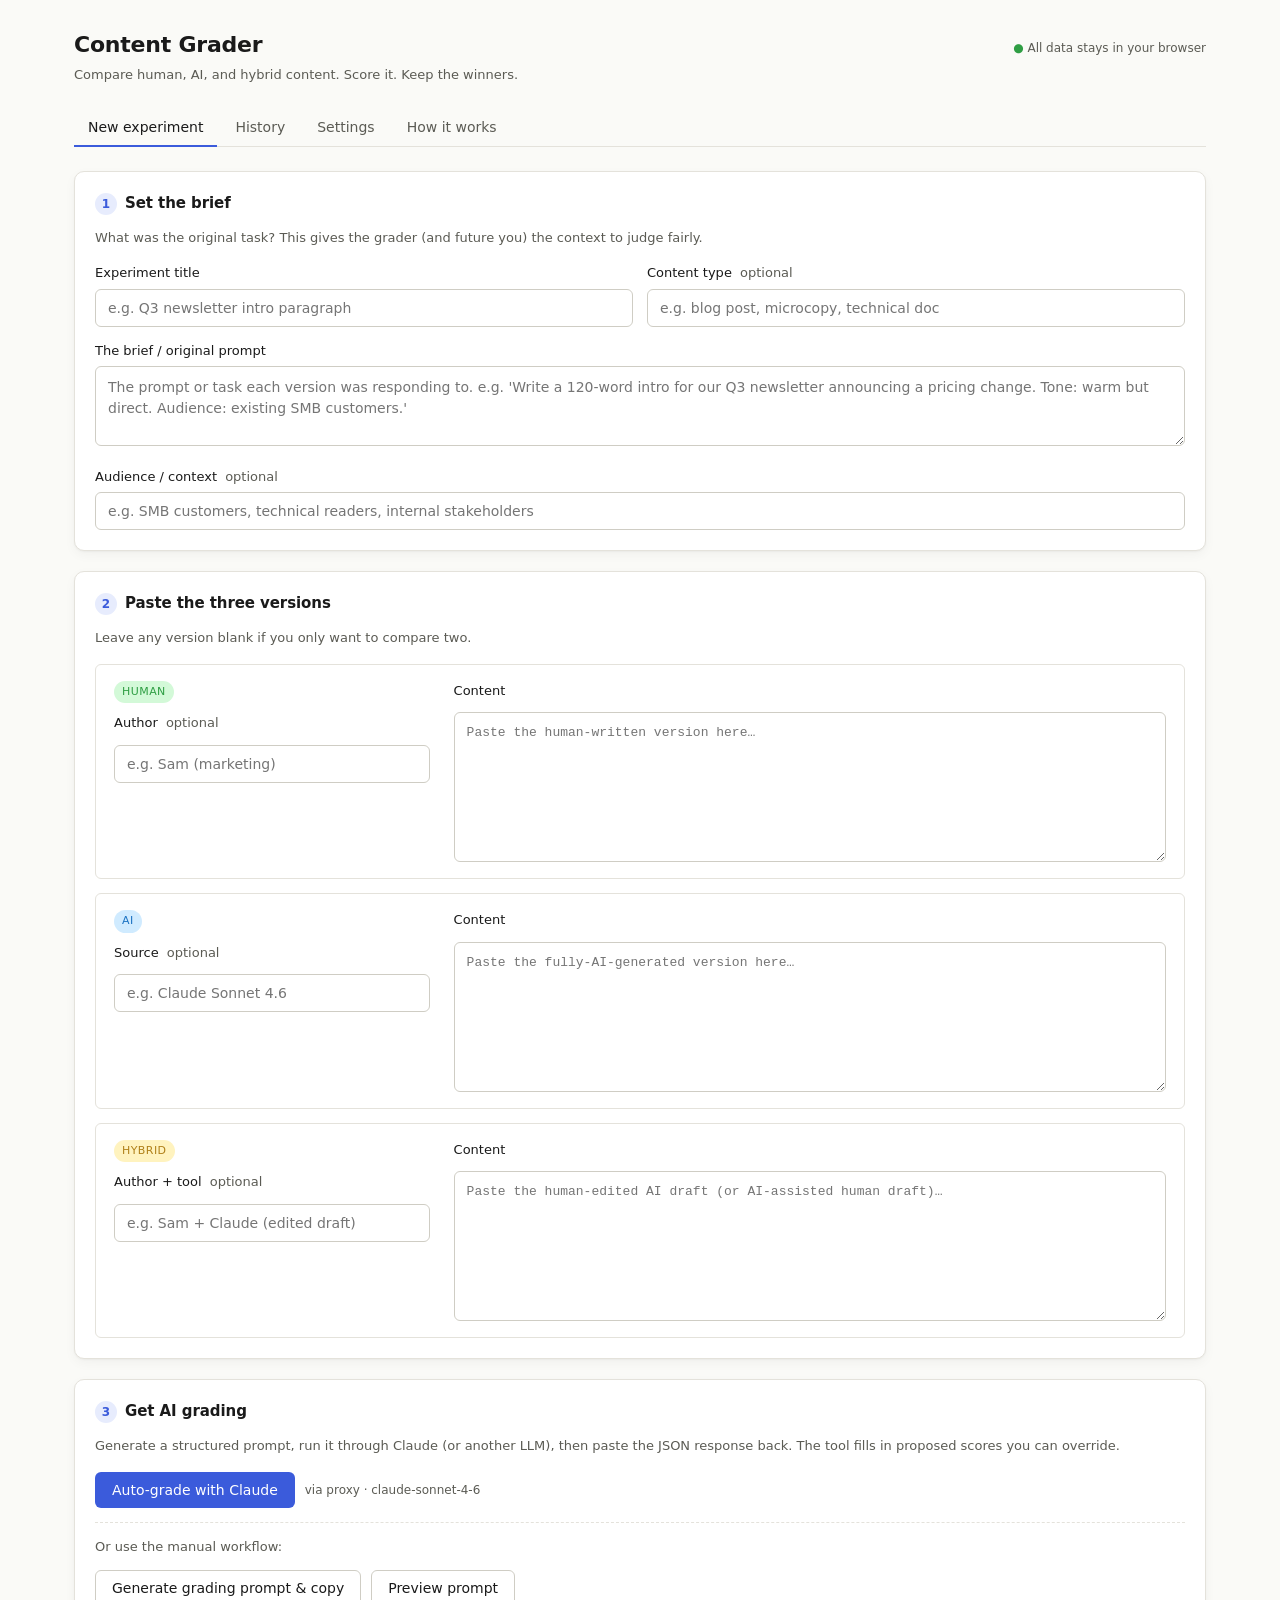
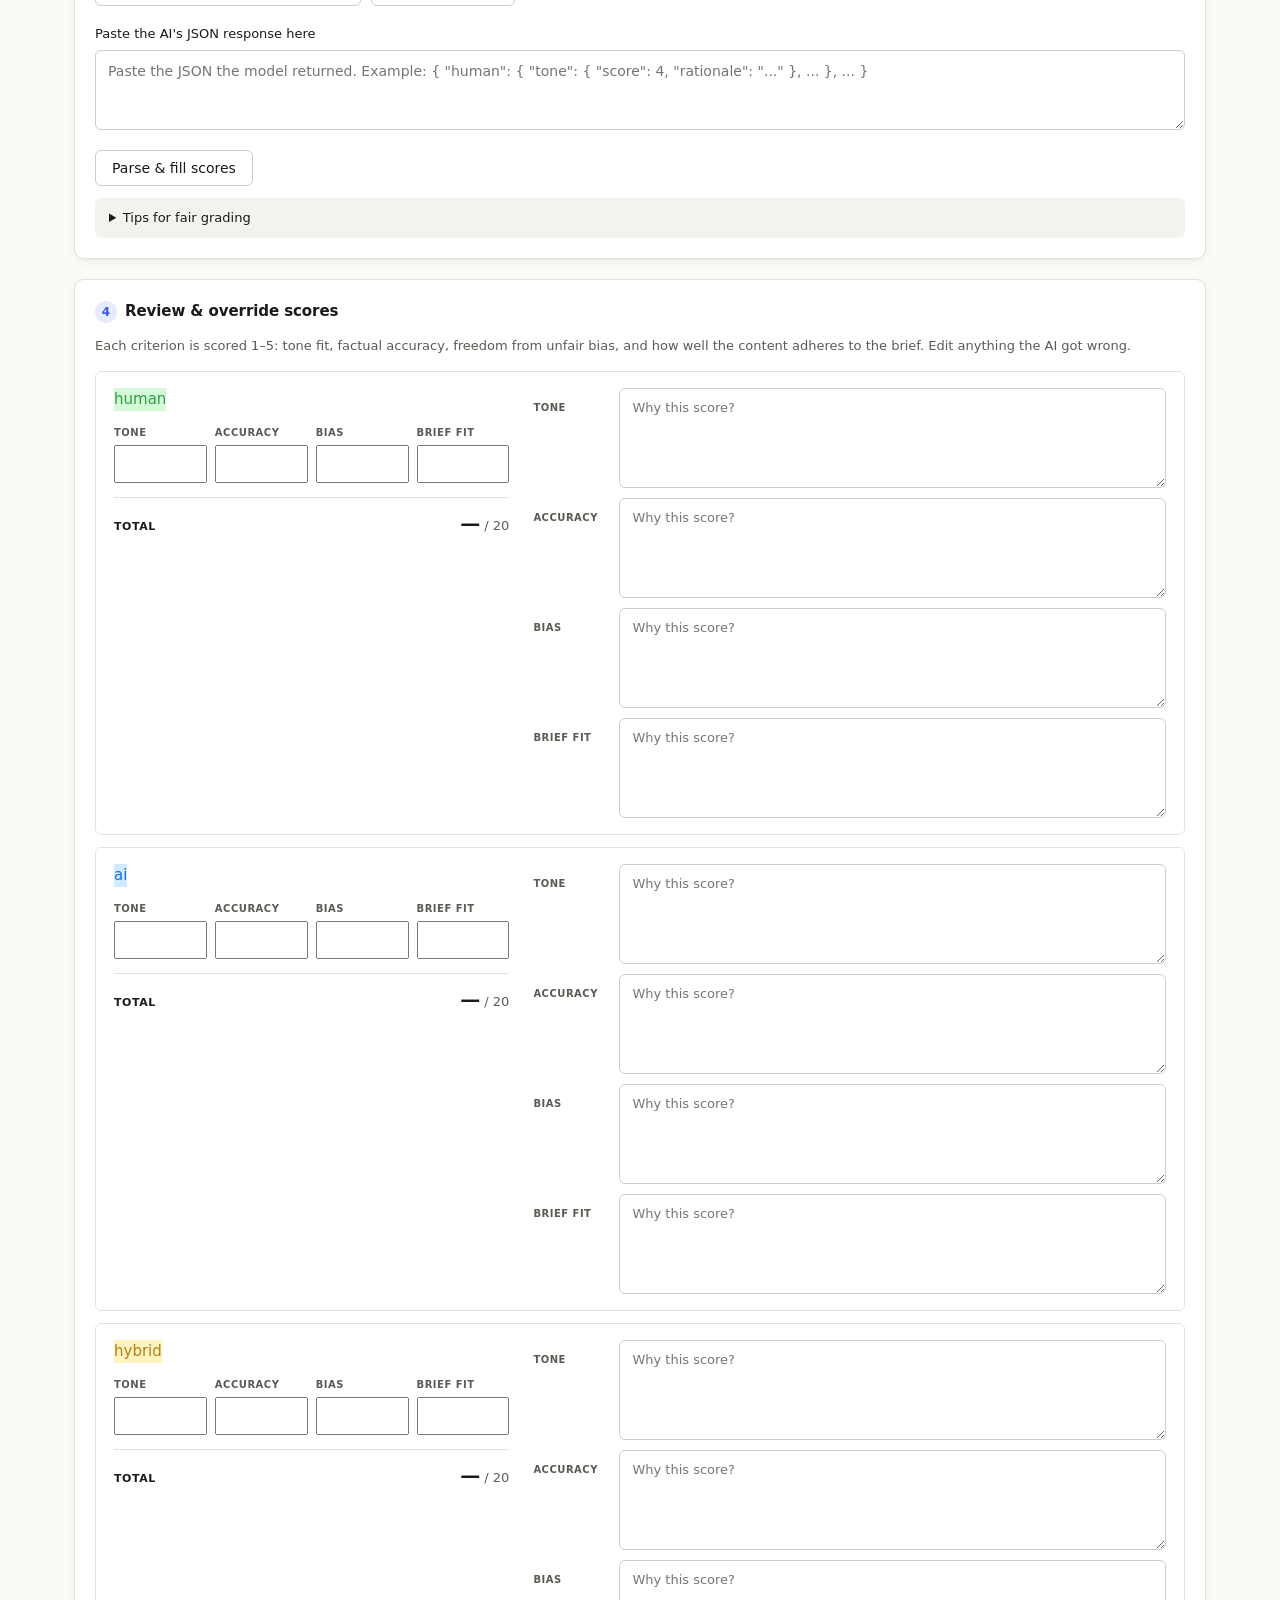
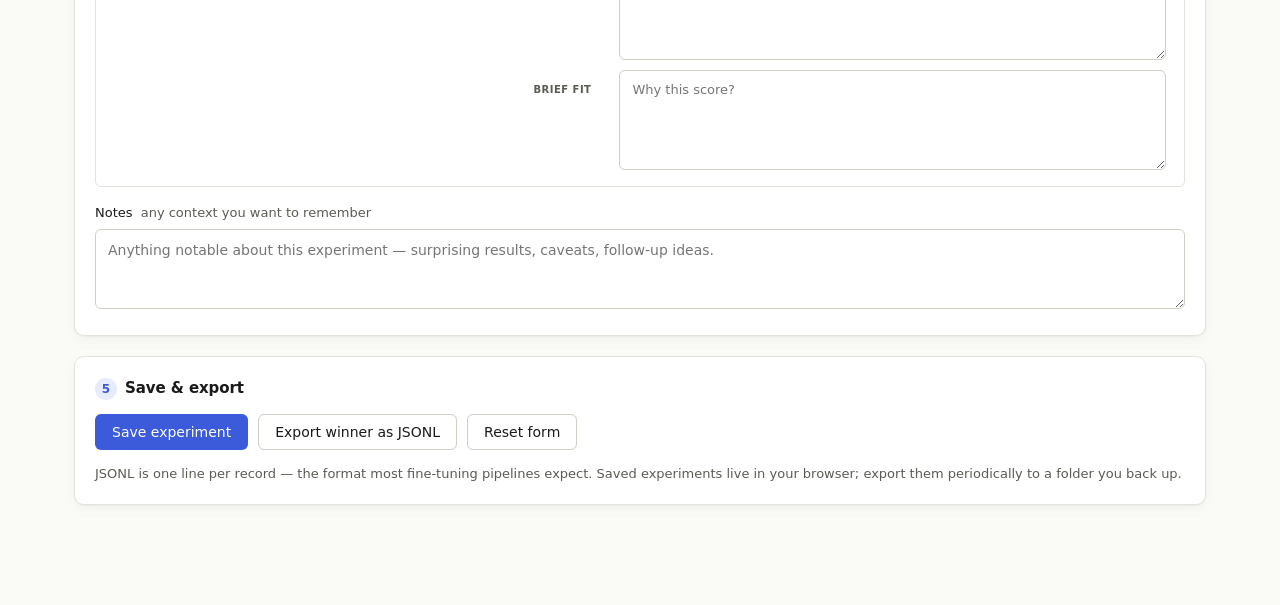
<file: content-grader/content-grader.html>
<!doctype html>
<html lang="en">
<head>
<meta charset="utf-8" />
<meta name="viewport" content="width=device-width, initial-scale=1" />
<title>Content Grader — Human / AI / Hybrid</title>
<style>
  :root {
    --bg: #fafaf7;
    --surface: #ffffff;
    --surface-2: #f3f3ee;
    --border: #e4e2db;
    --border-strong: #cfcdc4;
    --text: #1a1a1a;
    --text-muted: #5b5b54;
    --accent: #3b5bdb;
    --accent-soft: #e7ecfd;
    --human: #2f9e44;
    --ai: #1971c2;
    --hybrid: #b08019;
    --winner: #faf3cd;
    --danger: #c92a2a;
    --radius: 10px;
    --radius-sm: 6px;
    --shadow: 0 1px 2px rgba(0,0,0,0.04), 0 4px 12px rgba(0,0,0,0.04);
    --mono: "SF Mono", ui-monospace, Menlo, Consolas, monospace;
    --sans: -apple-system, BlinkMacSystemFont, "Segoe UI", Inter, system-ui, sans-serif;
  }
  * { box-sizing: border-box; }
  html, body { margin: 0; padding: 0; }
  body {
    font-family: var(--sans);
    background: var(--bg);
    color: var(--text);
    font-size: 15px;
    line-height: 1.5;
  }
  .wrap { max-width: 1180px; margin: 0 auto; padding: 28px 24px 80px; }
  header.app { display: flex; align-items: baseline; justify-content: space-between; margin-bottom: 24px; }
  header.app h1 { font-size: 22px; margin: 0; font-weight: 600; letter-spacing: -0.01em; }
  header.app .subtitle { color: var(--text-muted); font-size: 13px; margin-top: 4px; }
  header.app .privacy { font-size: 12px; color: var(--text-muted); }
  header.app .privacy .dot { color: var(--human); }

  nav.tabs { display: flex; gap: 4px; border-bottom: 1px solid var(--border); margin-bottom: 24px; }
  nav.tabs button {
    background: transparent; border: 0; padding: 10px 14px; font-size: 14px; font-family: inherit;
    color: var(--text-muted); cursor: pointer; border-bottom: 2px solid transparent; margin-bottom: -1px;
  }
  nav.tabs button.active { color: var(--text); border-bottom-color: var(--accent); font-weight: 500; }
  nav.tabs button:hover { color: var(--text); }

  .panel { background: var(--surface); border: 1px solid var(--border); border-radius: var(--radius); padding: 20px; margin-bottom: 20px; box-shadow: var(--shadow); }
  .panel h2 { font-size: 15px; margin: 0 0 4px; font-weight: 600; letter-spacing: -0.005em; }
  .panel .help { color: var(--text-muted); font-size: 13px; margin-bottom: 16px; }
  .step-num {
    display: inline-flex; align-items: center; justify-content: center;
    width: 22px; height: 22px; border-radius: 50%; background: var(--accent-soft); color: var(--accent);
    font-size: 12px; font-weight: 600; margin-right: 8px;
  }

  label { font-size: 13px; font-weight: 500; color: var(--text); display: block; margin-bottom: 6px; }
  label .hint { color: var(--text-muted); font-weight: 400; margin-left: 4px; }
  input[type="text"], textarea, select {
    width: 100%; font-family: inherit; font-size: 14px; padding: 10px 12px;
    border: 1px solid var(--border-strong); border-radius: var(--radius-sm); background: var(--surface);
    color: var(--text); transition: border-color .15s, box-shadow .15s;
  }
  textarea { resize: vertical; min-height: 80px; font-family: var(--sans); line-height: 1.5; }
  textarea.content-input { min-height: 150px; font-family: var(--mono); font-size: 13px; }
  input:focus, textarea:focus, select:focus { outline: none; border-color: var(--accent); box-shadow: 0 0 0 3px var(--accent-soft); }

  .grid-3 { display: grid; grid-template-columns: repeat(3, 1fr); gap: 14px; }
  @media (max-width: 900px) { .grid-3 { grid-template-columns: 1fr; } }
  .grid-2 { display: grid; grid-template-columns: 1fr 1fr; gap: 14px; }
  @media (max-width: 700px) { .grid-2 { grid-template-columns: 1fr; } }

  .versions-stack { display: flex; flex-direction: column; gap: 14px; }
  .version-card {
    display: grid;
    grid-template-columns: 30% 1fr;
    gap: 24px;
    padding: 16px 18px;
    border: 1px solid var(--border);
    border-radius: var(--radius-sm);
    background: var(--surface);
  }
  .version-meta { display: flex; flex-direction: column; gap: 6px; }
  .version-content { display: flex; flex-direction: column; gap: 6px; }
  @media (max-width: 700px) {
    .version-card { grid-template-columns: 1fr; gap: 12px; }
  }
  .version-card .tag {
    display: inline-block; font-size: 11px; font-weight: 500; letter-spacing: 0.04em;
    text-transform: uppercase; padding: 3px 8px; border-radius: 12px; align-self: flex-start;
    margin-bottom: 4px;
  }
  .tag.human { background: #d3f9d8; color: var(--human); }
  .tag.ai { background: #d0ebff; color: var(--ai); }
  .tag.hybrid { background: #fff3bf; color: var(--hybrid); }

  .btn {
    display: inline-flex; align-items: center; gap: 6px;
    font-family: inherit; font-size: 14px; font-weight: 500;
    padding: 9px 16px; border-radius: var(--radius-sm); border: 1px solid transparent;
    cursor: pointer; transition: background .15s, border-color .15s, transform .05s;
  }
  .btn-primary { background: var(--accent); color: white; }
  .btn-primary:hover { background: #2f4bc0; }
  .btn-secondary { background: var(--surface); border-color: var(--border-strong); color: var(--text); }
  .btn-secondary:hover { background: var(--surface-2); }
  .btn-danger { background: transparent; border-color: transparent; color: var(--danger); }
  .btn-danger:hover { background: #fff0f0; }
  .btn:active { transform: translateY(1px); }
  .btn:disabled { opacity: 0.5; cursor: not-allowed; }

  .actions-row { display: flex; gap: 10px; flex-wrap: wrap; margin-top: 14px; }
  .actions-row.spread { justify-content: space-between; }

  .copy-feedback { color: var(--human); font-size: 13px; margin-left: 10px; opacity: 0; transition: opacity .2s; }
  .copy-feedback.show { opacity: 1; }

  /* Scoring cards */
  .scores-container { display: flex; flex-direction: column; gap: 12px; }
  .version-row {
    display: grid;
    grid-template-columns: minmax(240px, 1fr) minmax(0, 1.6fr);
    gap: 24px;
    padding: 16px 18px;
    border: 1px solid var(--border);
    border-radius: var(--radius-sm);
    background: var(--surface);
    transition: background .15s, border-color .15s;
  }
  .version-row.is-winner { background: var(--winner); border-color: #f0c520; }
  .version-left { display: flex; flex-direction: column; gap: 14px; }
  .version-header { display: flex; align-items: center; gap: 8px; flex-wrap: wrap; }
  .criteria-inputs { display: grid; grid-template-columns: repeat(4, 1fr); gap: 8px; }
  .criterion-input { display: flex; flex-direction: column; gap: 5px; }
  .criterion-input .crit-label {
    font-size: 10px; font-weight: 600; color: var(--text-muted);
    text-transform: uppercase; letter-spacing: 0.05em; margin: 0;
  }
  .criterion-input input {
    width: 100%; text-align: center; padding: 8px 6px;
    font-size: 16px; font-weight: 600; font-variant-numeric: tabular-nums;
  }
  .total-line {
    display: flex; justify-content: space-between; align-items: baseline;
    font-size: 13px; padding-top: 10px; border-top: 1px solid var(--border);
    color: var(--text-muted);
  }
  .version-row.is-winner .total-line { border-top-color: #e6cf5e; }
  .total-line .total-label { font-weight: 600; color: var(--text); text-transform: uppercase; font-size: 11px; letter-spacing: 0.05em; }
  .total-line .total-value { font-size: 20px; font-weight: 600; color: var(--text); font-variant-numeric: tabular-nums; }
  .total-line .total-max { color: var(--text-muted); font-size: 13px; }
  .version-right { display: flex; flex-direction: column; gap: 10px; }
  .rationale-row {
    display: grid;
    grid-template-columns: 76px minmax(0, 1fr);
    gap: 10px;
    align-items: start;
  }
  .rationale-row .rationale-label {
    font-size: 10px; font-weight: 600; color: var(--text-muted);
    text-transform: uppercase; letter-spacing: 0.05em; padding-top: 12px;
  }
  .rationale-row textarea {
    min-height: 100px;
    font-size: 13px;
    line-height: 1.45;
    resize: vertical;
  }
  @media (max-width: 800px) {
    .version-row { grid-template-columns: 1fr; gap: 16px; }
    .rationale-row { grid-template-columns: 1fr; gap: 4px; }
    .rationale-row .rationale-label { padding-top: 0; }
  }
  .winner-badge {
    display: inline-block; background: #fff3bf; border: 1px solid #f0c520;
    padding: 2px 8px; border-radius: 10px; font-size: 11px; font-weight: 600;
    color: #806000;
  }

  /* History */
  .history-list { display: flex; flex-direction: column; gap: 10px; }
  .history-item { display: flex; justify-content: space-between; align-items: center; padding: 14px; border: 1px solid var(--border); border-radius: var(--radius-sm); background: var(--surface); }
  .history-item .meta { font-size: 12px; color: var(--text-muted); margin-top: 2px; }
  .history-item .winner-pill { display: inline-block; padding: 2px 8px; border-radius: 10px; font-size: 11px; font-weight: 600; margin-left: 6px; }
  .winner-pill.human { background: #d3f9d8; color: var(--human); }
  .winner-pill.ai { background: #d0ebff; color: var(--ai); }
  .winner-pill.hybrid { background: #fff3bf; color: var(--hybrid); }

  /* Modal */
  .modal-overlay { position: fixed; inset: 0; background: rgba(0,0,0,0.4); display: none; align-items: center; justify-content: center; z-index: 100; }
  .modal-overlay.show { display: flex; }
  .modal {
    background: var(--surface); border-radius: var(--radius); padding: 24px;
    max-width: 720px; width: 90vw; max-height: 80vh; overflow: auto; box-shadow: 0 20px 60px rgba(0,0,0,0.2);
  }
  .modal h3 { margin: 0 0 12px; font-size: 16px; }
  pre.preview { background: var(--surface-2); padding: 14px; border-radius: var(--radius-sm); font-size: 12px; max-height: 300px; overflow: auto; white-space: pre-wrap; }

  .empty-state { text-align: center; padding: 40px 20px; color: var(--text-muted); }
  .empty-state .icon { font-size: 32px; margin-bottom: 12px; opacity: 0.5; }

  details.tips { margin-top: 12px; padding: 10px 14px; background: var(--surface-2); border-radius: var(--radius-sm); font-size: 13px; }
  details.tips summary { cursor: pointer; font-weight: 500; }
  details.tips ul { margin: 8px 0 0; padding-left: 20px; }

  .help-content h3 { margin-top: 24px; }
  .help-content code { background: var(--surface-2); padding: 2px 6px; border-radius: 4px; font-family: var(--mono); font-size: 13px; }

  .scoring-mode { display: inline-flex; gap: 0; border: 1px solid var(--border-strong); border-radius: var(--radius-sm); overflow: hidden; }
  .scoring-mode button { border: 0; background: transparent; padding: 6px 12px; font-size: 12px; cursor: pointer; font-family: inherit; }
  .scoring-mode button.active { background: var(--accent); color: white; }

  /* Settings: weights grid */
  .weights-grid { display: grid; grid-template-columns: repeat(4, 1fr); gap: 14px; margin-bottom: 4px; }
  @media (max-width: 700px) { .weights-grid { grid-template-columns: repeat(2, 1fr); } }
  .weight-input { display: flex; flex-direction: column; gap: 6px; padding: 12px; border: 1px solid var(--border); border-radius: var(--radius-sm); background: var(--surface-2); }
  .weight-input .weight-label { font-size: 13px; font-weight: 500; }
  .weight-input .weight-hint { font-size: 11px; color: var(--text-muted); margin-bottom: 4px; }
  .weight-input input[type="range"] { width: 100%; margin: 0; }
  .weight-input .weight-value {
    display: flex; justify-content: space-between; align-items: baseline;
    font-size: 12px; color: var(--text-muted);
  }
  .weight-input .weight-value strong { font-size: 18px; font-weight: 600; color: var(--text); font-variant-numeric: tabular-nums; }

  /* Mode tabs for API grading */
  .mode-tabs {
    display: inline-flex;
    background: var(--surface-2);
    border: 1px solid var(--border);
    border-radius: var(--radius-sm);
    padding: 3px;
    gap: 2px;
  }
  .mode-tab {
    background: transparent;
    border: 0;
    padding: 7px 14px;
    font-size: 13px;
    font-family: inherit;
    color: var(--text-muted);
    border-radius: 5px;
    cursor: pointer;
    font-weight: 500;
  }
  .mode-tab.active {
    background: var(--surface);
    color: var(--text);
    box-shadow: 0 1px 2px rgba(0,0,0,0.05);
  }
  .mode-tab:hover:not(.active) { color: var(--text); }

  /* Warning box */
  .warning-box {
    background: #fff3bf; border: 1px solid #f0c520; color: #5b4500;
    padding: 12px 14px; border-radius: var(--radius-sm); font-size: 13px; line-height: 1.55;
  }
  .warning-box strong { color: #806000; }

  /* API status pill */
  #api-status { font-size: 13px; padding: 4px 10px; border-radius: 12px; }
  #api-status.success { background: #d3f9d8; color: var(--human); }
  #api-status.error { background: #ffe3e3; color: var(--danger); }
  #api-status.pending { background: var(--surface-2); color: var(--text-muted); }

  /* Auto-grade button */
  .ai-actions { display: flex; gap: 10px; flex-wrap: wrap; align-items: center; }
  .ai-actions .api-hint { font-size: 12px; color: var(--text-muted); }

  /* Total line shows weighted/raw */
  .total-line .total-raw { font-size: 11px; color: var(--text-muted); margin-top: 2px; }
</style>
</head>
<body>
<div class="wrap">

  <header class="app">
    <div>
      <h1>Content Grader</h1>
      <div class="subtitle">Compare human, AI, and hybrid content. Score it. Keep the winners.</div>
    </div>
    <div class="privacy"><span class="dot">●</span> All data stays in your browser</div>
  </header>

  <nav class="tabs">
    <button id="tab-new" class="active" onclick="switchTab('new')">New experiment</button>
    <button id="tab-history" onclick="switchTab('history')">History <span id="history-count" style="color:var(--text-muted)"></span></button>
    <button id="tab-settings" onclick="switchTab('settings')">Settings</button>
    <button id="tab-help" onclick="switchTab('help')">How it works</button>
  </nav>

  <!-- =================== NEW EXPERIMENT =================== -->
  <section id="view-new">

    <!-- 1. Brief -->
    <div class="panel">
      <h2><span class="step-num">1</span>Set the brief</h2>
      <p class="help">What was the original task? This gives the grader (and future you) the context to judge fairly.</p>
      <div class="grid-2">
        <div>
          <label>Experiment title</label>
          <input type="text" id="exp-title" placeholder="e.g. Q3 newsletter intro paragraph" />
        </div>
        <div>
          <label>Content type <span class="hint">optional</span></label>
          <input type="text" id="exp-type" placeholder="e.g. blog post, microcopy, technical doc" />
        </div>
      </div>
      <div style="margin-top: 14px;">
        <label>The brief / original prompt</label>
        <textarea id="exp-brief" placeholder="The prompt or task each version was responding to. e.g. 'Write a 120-word intro for our Q3 newsletter announcing a pricing change. Tone: warm but direct. Audience: existing SMB customers.'"></textarea>
      </div>
      <div style="margin-top: 14px;">
        <label>Audience / context <span class="hint">optional</span></label>
        <input type="text" id="exp-audience" placeholder="e.g. SMB customers, technical readers, internal stakeholders" />
      </div>
    </div>

    <!-- 2. Versions -->
    <div class="panel">
      <h2><span class="step-num">2</span>Paste the three versions</h2>
      <p class="help">Leave any version blank if you only want to compare two.</p>
      <div class="versions-stack">
        <div class="version-card">
          <div class="version-meta">
            <span class="tag human">Human</span>
            <label>Author <span class="hint">optional</span></label>
            <input type="text" class="author-input" data-version="human" placeholder="e.g. Sam (marketing)" />
          </div>
          <div class="version-content">
            <label>Content</label>
            <textarea class="content-input" oninput="autoSizeTextarea(this)" data-version="human" placeholder="Paste the human-written version here…"></textarea>
          </div>
        </div>
        <div class="version-card">
          <div class="version-meta">
            <span class="tag ai">AI</span>
            <label>Source <span class="hint">optional</span></label>
            <input type="text" class="author-input" data-version="ai" placeholder="e.g. Claude Sonnet 4.6" />
          </div>
          <div class="version-content">
            <label>Content</label>
            <textarea class="content-input" oninput="autoSizeTextarea(this)" data-version="ai" placeholder="Paste the fully-AI-generated version here…"></textarea>
          </div>
        </div>
        <div class="version-card">
          <div class="version-meta">
            <span class="tag hybrid">Hybrid</span>
            <label>Author + tool <span class="hint">optional</span></label>
            <input type="text" class="author-input" data-version="hybrid" placeholder="e.g. Sam + Claude (edited draft)" />
          </div>
          <div class="version-content">
            <label>Content</label>
            <textarea class="content-input" oninput="autoSizeTextarea(this)" data-version="hybrid" placeholder="Paste the human-edited AI draft (or AI-assisted human draft)…"></textarea>
          </div>
        </div>
      </div>
    </div>

    <!-- 3. AI grading -->
    <div class="panel">
      <h2><span class="step-num">3</span>Get AI grading</h2>
      <p class="help">Generate a structured prompt, run it through Claude (or another LLM), then paste the JSON response back. The tool fills in proposed scores you can override.</p>

      <div class="ai-actions">
        <button class="btn btn-primary" onclick="autoGrade()" id="autograde-btn">Auto-grade with Claude</button>
        <span class="api-hint" id="autograde-hint">requires API key in Settings</span>
      </div>

      <div style="margin-top: 14px; padding-top: 14px; border-top: 1px dashed var(--border); font-size: 13px; color: var(--text-muted);">Or use the manual workflow:</div>

      <div class="actions-row">
        <button class="btn btn-secondary" onclick="generatePrompt()">Generate grading prompt &amp; copy</button>
        <button class="btn btn-secondary" onclick="previewPrompt()">Preview prompt</button>
        <span class="copy-feedback" id="copy-feedback">Copied to clipboard</span>
      </div>

      <div style="margin-top: 18px;">
        <label>Paste the AI's JSON response here</label>
        <textarea id="ai-response" placeholder='Paste the JSON the model returned. Example: { "human": { "tone": { "score": 4, "rationale": "..." }, ... }, ... }'></textarea>
        <div class="actions-row">
          <button class="btn btn-secondary" onclick="parseResponse()">Parse &amp; fill scores</button>
        </div>
      </div>

      <details class="tips">
        <summary>Tips for fair grading</summary>
        <ul>
          <li><strong>Score the writing, not the source.</strong> Mask which version is which when you can — bias creeps in fast.</li>
          <li><strong>Always override the AI's scores if they feel off.</strong> AI judges are useful starting points, not arbiters.</li>
          <li><strong>Check accuracy claims yourself</strong> for anything factual — AI judges struggle with verification.</li>
          <li><strong>Run the same brief multiple times</strong> before drawing conclusions. One sample is anecdote.</li>
        </ul>
      </details>
    </div>

    <!-- 4. Scores -->
    <div class="panel">
      <h2><span class="step-num">4</span>Review &amp; override scores</h2>
      <p class="help">Each criterion is scored 1–5: tone fit, factual accuracy, freedom from unfair bias, and how well the content adheres to the brief. Edit anything the AI got wrong.</p>

      <div class="scores-container" id="scores-container">
        <!-- rendered by JS -->
      </div>

      <div style="margin-top: 16px;">
        <label>Notes <span class="hint">any context you want to remember</span></label>
        <textarea id="exp-notes" placeholder="Anything notable about this experiment — surprising results, caveats, follow-up ideas."></textarea>
      </div>
    </div>

    <!-- 5. Save / Export -->
    <div class="panel">
      <h2><span class="step-num">5</span>Save &amp; export</h2>
      <div class="actions-row spread">
        <div style="display:flex; gap:10px; flex-wrap: wrap;">
          <button class="btn btn-primary" onclick="saveExperiment()">Save experiment</button>
          <button class="btn btn-secondary" onclick="exportWinnerJsonl()">Export winner as JSONL</button>
          <button class="btn btn-secondary" onclick="resetForm()">Reset form</button>
        </div>
        <span class="copy-feedback" id="save-feedback">Saved</span>
      </div>
      <p class="help" style="margin: 14px 0 0;">JSONL is one line per record — the format most fine-tuning pipelines expect. Saved experiments live in your browser; export them periodically to a folder you back up.</p>
    </div>
  </section>

  <!-- =================== HISTORY =================== -->
  <section id="view-history" style="display: none;">
    <div class="panel">
      <h2>Saved experiments</h2>
      <p class="help">Everything you've saved. Click an entry to load it back into the form, or export all winners as JSONL for training.</p>
      <div class="actions-row" style="margin-bottom: 16px;">
        <button class="btn btn-primary" onclick="exportAllJsonl()">Export all winners as JSONL</button>
        <button class="btn btn-secondary" onclick="exportAllJson()">Export full backup (JSON)</button>
        <button class="btn btn-danger" onclick="clearAllExperiments()">Clear all</button>
      </div>
      <div class="history-list" id="history-list"></div>
    </div>
  </section>

  <!-- =================== SETTINGS =================== -->
  <section id="view-settings" style="display: none;">

    <div class="panel">
      <h2>Rubric weights</h2>
      <p class="help">Multiply each criterion's score by its weight before summing. Default 1×. Range 0–2. Use this to make accuracy count more than tone, or to drop bias entirely (set to 0).</p>
      <div class="weights-grid" id="weights-grid">
        <!-- rendered by JS -->
      </div>
      <div class="actions-row">
        <button class="btn btn-primary" onclick="saveWeights()">Save weights</button>
        <button class="btn btn-secondary" onclick="resetWeights()">Reset to 1× across the board</button>
        <span class="copy-feedback" id="weights-feedback">Saved</span>
      </div>
    </div>

    <div class="panel">
      <h2>AI grading <span class="hint" style="font-weight: 400; color: var(--text-muted); font-size: 13px;">optional</span></h2>
      <p class="help">Skip the copy/paste workflow and grade in one click. Pick the mode that fits how you're using the tool.</p>

      <div class="mode-tabs">
        <button id="mode-tab-proxy" class="mode-tab active" onclick="switchApiMode('proxy')">Shared proxy</button>
        <button id="mode-tab-direct" class="mode-tab" onclick="switchApiMode('direct')">My own API key</button>
      </div>

      <div id="mode-pane-proxy" class="mode-pane">
        <p class="help" style="margin-top: 14px;">Use this when you (or someone) has deployed the <code>proxy/</code> Cloudflare Worker. The API key stays server-side; users only need the proxy URL and shared password if one is set. See <code>proxy/README.md</code> for deploy steps.</p>
        <div class="grid-2">
          <div>
            <label>Proxy URL</label>
            <input type="text" id="proxy-url" placeholder="https://content-grader-proxy.your-account.workers.dev" autocomplete="off" />
          </div>
          <div>
            <label>Shared password <span class="hint">if the proxy requires one</span></label>
            <input type="password" id="proxy-password" placeholder="Optional" autocomplete="off" />
          </div>
        </div>
      </div>

      <div id="mode-pane-direct" class="mode-pane" style="display: none;">
        <div class="warning-box" style="margin-top: 14px;">
          <strong>Risk note.</strong> An API key in browser storage is convenient but not enterprise-grade. Anyone with physical access to this browser (or a malicious extension) can read it. Enable the passphrase option below to encrypt it at rest. The manual copy/paste workflow always remains available — you don't need to enter a key to use the tool.
        </div>
        <div class="grid-2" style="margin-top: 14px;">
          <div>
            <label>Anthropic API key <span class="hint">sk-ant-…</span></label>
            <input type="password" id="api-key" placeholder="Paste your Anthropic API key" autocomplete="off" />
          </div>
          <div>
            <label style="display: flex; align-items: center; gap: 8px; margin-top: 22px;">
              <input type="checkbox" id="encrypt-key" onchange="onEncryptToggle()" />
              <span>Encrypt with a passphrase before storing</span>
            </label>
          </div>
        </div>
        <div class="grid-2" id="passphrase-fields" style="display: none; margin-top: 12px;">
          <div>
            <label>Passphrase</label>
            <input type="password" id="api-passphrase" placeholder="At least 8 characters" autocomplete="new-password" />
          </div>
          <div>
            <label>Confirm passphrase</label>
            <input type="password" id="api-passphrase-confirm" placeholder="Same thing again" autocomplete="new-password" />
          </div>
        </div>
        <p class="help" id="encryption-status" style="margin: 10px 0 0; font-size: 12px;"></p>
      </div>

      <div style="margin-top: 14px;">
        <label>Model</label>
        <select id="api-model" style="max-width: 360px;">
          <option value="claude-sonnet-4-6">Claude Sonnet 4.6 (recommended)</option>
          <option value="claude-haiku-4-5-20251001">Claude Haiku 4.5 (cheaper, faster)</option>
          <option value="claude-opus-4-6">Claude Opus 4.6 (most thorough)</option>
        </select>
      </div>

      <div class="actions-row">
        <button class="btn btn-primary" onclick="saveApiSettings()">Save</button>
        <button class="btn btn-secondary" onclick="testApiConnection()">Test connection</button>
        <button class="btn btn-danger" onclick="clearApiSettings()">Clear settings</button>
        <span id="api-status"></span>
      </div>
    </div>

    <div class="panel">
      <h2>Data</h2>
      <p class="help">Everything is stored in this browser. Export periodically — clearing browser data wipes saved experiments.</p>
      <div class="actions-row">
        <button class="btn btn-primary" onclick="exportAllJson()">Export full backup (JSON)</button>
        <button class="btn btn-danger" onclick="clearAllExperiments()">Delete all saved experiments</button>
      </div>
    </div>

  </section>

  <!-- =================== HELP =================== -->
  <section id="view-help" style="display: none;">
    <div class="panel help-content">
      <h2>How this works</h2>
      <p>This tool runs a small experiment: you give it three versions of the same content (human, AI, hybrid), grade them on tone, accuracy, and bias, and keep the highest-scoring version. Over time you build a library of winning examples you can use to train or evaluate language models.</p>

      <h3>The grading workflow</h3>
      <ol>
        <li><strong>Brief:</strong> Describe the task each version was responding to. Without context, "good" is impossible to judge.</li>
        <li><strong>Versions:</strong> Paste up to three versions. Author/source labels are optional but useful for later analysis.</li>
        <li><strong>AI grading:</strong> Click <em>Generate grading prompt</em>. The tool builds a structured prompt with all three versions and the rubric, and copies it to your clipboard. Paste it into Claude (or any LLM that returns JSON), and paste the JSON response back into the tool.</li>
        <li><strong>Override:</strong> AI judges are a starting point. Edit any score you disagree with — your judgement is the ground truth.</li>
        <li><strong>Save:</strong> The experiment is stored in your browser. Export winners as JSONL when you're ready to use them for training.</li>
      </ol>

      <h3>The rubric</h3>
      <p>Each criterion is scored 1 (poor) to 5 (excellent):</p>
      <ul>
        <li><strong>Tone</strong> — How well the voice, register, and style fit the intended audience and purpose.</li>
        <li><strong>Accuracy</strong> — Factual correctness, internal consistency, absence of fabricated claims.</li>
        <li><strong>Bias</strong> — Balance and freedom from unjustified slant. Higher score = <em>less</em> biased.</li>
        <li><strong>Brief fit</strong> — How well the content adheres to the brief's structural and format requirements (topics covered, section order, word count, format constraints). Score 3 if no brief was provided.</li>
      </ul>
      <p>Total is the sum (max 20). Winner = highest total. Ties are broken in order: accuracy, brief fit, tone.</p>

      <h3>Data &amp; privacy</h3>
      <p>Everything is stored in your browser's <code>localStorage</code> for this file. Nothing is sent anywhere. If you clear your browser data — or open the file in a different browser — your saved experiments are gone, so export a JSON backup periodically.</p>

      <h3>JSONL export format</h3>
      <p>Each line is one record, structured for training pipelines:</p>
      <pre class="preview">{"prompt": "...", "completion": "...", "source": "human", "scores": {"tone": 5, "accuracy": 4, "bias": 5, "briefFit": 4, "total": 18}, "rationale": {...}, "metadata": {"title": "...", "createdAt": "...", "experimentId": "..."}}</pre>

      <h3>Risk notes</h3>
      <ul>
        <li><strong>AI judges are imperfect.</strong> They can be confidently wrong, especially on accuracy and bias. Always sanity-check.</li>
        <li><strong>Small samples mislead.</strong> One winning AI output doesn't mean AI is "better." Build a corpus before drawing conclusions.</li>
        <li><strong>Selection bias.</strong> If you only train on winners, you encode your rubric — including its blind spots — into the model.</li>
        <li><strong>Local storage is fragile.</strong> Browsers can wipe it. Export backups.</li>
      </ul>
    </div>
  </section>

</div>

<!-- Preview modal -->
<div class="modal-overlay" id="modal" onclick="closeModal(event)">
  <div class="modal" onclick="event.stopPropagation()">
    <h3 id="modal-title">Preview</h3>
    <pre class="preview" id="modal-body"></pre>
    <div class="actions-row">
      <button class="btn btn-secondary" onclick="closeModal()">Close</button>
    </div>
  </div>
</div>

<script>
/* ============================================================
   STATE & CONSTANTS
   ============================================================ */
const VERSIONS = ["human", "ai", "hybrid"];
const CRITERIA = ["tone", "accuracy", "bias", "briefFit"];
const CRITERIA_LABELS = {
  tone: "Tone",
  accuracy: "Accuracy",
  bias: "Bias",
  briefFit: "Brief fit",
};
const CRITERIA_HINTS = {
  tone: "fit for audience",
  accuracy: "factual correctness",
  bias: "balance & fairness",
  briefFit: "structural fidelity to brief",
};
const MAX_TOTAL = CRITERIA.length * 5;
const STORAGE_KEY = "content-grader.experiments.v1";
const WEIGHTS_KEY = "content-grader.weights.v1";
const API_KEY = "content-grader.api.v1";
const DEFAULT_WEIGHTS = Object.fromEntries(CRITERIA.map(c => [c, 1]));
const DEFAULT_MODEL = "claude-sonnet-4-6";

// Default proxy URL is pre-filled into the Settings form. Colleagues still need
// the shared password (delivered via secure channel). Forks: change this to your
// own Worker URL, or set to "" to leave the field blank by default.
const DEFAULT_PROXY_URL = "https://content-grader-proxy.tarikdavis.workers.dev";

let currentWeights = loadWeights();
let apiSettings = loadApiSettings();

let currentScores = blankScores();
let currentExperimentId = null; // set when editing an existing one

function blankScores() {
  const s = {};
  for (const v of VERSIONS) {
    s[v] = {};
    for (const c of CRITERIA) {
      s[v][c] = { score: null, rationale: "" };
    }
  }
  return s;
}

function loadWeights() {
  try {
    const raw = JSON.parse(localStorage.getItem(WEIGHTS_KEY));
    if (!raw || typeof raw !== "object") return { ...DEFAULT_WEIGHTS };
    const w = { ...DEFAULT_WEIGHTS };
    for (const c of CRITERIA) {
      const v = Number(raw[c]);
      if (!isNaN(v) && v >= 0 && v <= 2) w[c] = v;
    }
    return w;
  } catch (e) { return { ...DEFAULT_WEIGHTS }; }
}

function persistWeights(w) {
  localStorage.setItem(WEIGHTS_KEY, JSON.stringify(w));
}

function weightsAreDefault() {
  return CRITERIA.every(c => Math.abs(currentWeights[c] - 1) < 0.001);
}

function maxWeightedTotal() {
  return CRITERIA.reduce((acc, c) => acc + 5 * currentWeights[c], 0);
}

function loadApiSettings() {
  const defaults = {
    mode: "proxy",          // "proxy" | "direct"
    model: DEFAULT_MODEL,
    apiKey: "",             // plaintext (only used if encryptedKey is null)
    encryptedKey: null,     // { ciphertext, salt, iv } base64 strings if encryption is on
    proxyUrl: DEFAULT_PROXY_URL,
    proxyPassword: "",
  };
  try {
    const raw = JSON.parse(localStorage.getItem(API_KEY));
    if (!raw || typeof raw !== "object") return defaults;
    // Use the saved proxyUrl if set, otherwise fall back to the bundled default.
    // This means new visitors and people who've never saved get the default URL,
    // but anyone who deliberately customised it keeps their value.
    const savedUrl = String(raw.proxyUrl || "");
    return {
      mode: raw.mode === "direct" ? "direct" : "proxy",
      model: String(raw.model || DEFAULT_MODEL),
      apiKey: String(raw.apiKey || ""),
      encryptedKey: (raw.encryptedKey && typeof raw.encryptedKey === "object") ? raw.encryptedKey : null,
      proxyUrl: savedUrl || DEFAULT_PROXY_URL,
      proxyPassword: String(raw.proxyPassword || ""),
    };
  } catch (e) { return defaults; }
}

function persistApiSettings(s) {
  localStorage.setItem(API_KEY, JSON.stringify(s));
}

// Session-scoped cache of the decrypted API key — never written to disk.
let decryptedApiKeyCache = null;

/* ============================================================
   ENCRYPTION HELPERS (Web Crypto: AES-GCM + PBKDF2)
   ============================================================ */
function bufToB64(buf) {
  return btoa(String.fromCharCode(...new Uint8Array(buf)));
}
function b64ToBuf(b64) {
  return Uint8Array.from(atob(b64), c => c.charCodeAt(0)).buffer;
}

async function deriveKey(passphrase, saltBuf) {
  const enc = new TextEncoder();
  const baseKey = await crypto.subtle.importKey(
    "raw", enc.encode(passphrase), "PBKDF2", false, ["deriveKey"]
  );
  return crypto.subtle.deriveKey(
    { name: "PBKDF2", salt: saltBuf, iterations: 250_000, hash: "SHA-256" },
    baseKey,
    { name: "AES-GCM", length: 256 },
    false,
    ["encrypt", "decrypt"]
  );
}

async function encryptString(plaintext, passphrase) {
  const enc = new TextEncoder();
  const salt = crypto.getRandomValues(new Uint8Array(16));
  const iv = crypto.getRandomValues(new Uint8Array(12));
  const key = await deriveKey(passphrase, salt);
  const ciphertext = await crypto.subtle.encrypt(
    { name: "AES-GCM", iv },
    key,
    enc.encode(plaintext)
  );
  return {
    ciphertext: bufToB64(ciphertext),
    salt: bufToB64(salt),
    iv: bufToB64(iv),
  };
}

async function decryptString(payload, passphrase) {
  const key = await deriveKey(passphrase, b64ToBuf(payload.salt));
  const plain = await crypto.subtle.decrypt(
    { name: "AES-GCM", iv: b64ToBuf(payload.iv) },
    key,
    b64ToBuf(payload.ciphertext)
  );
  return new TextDecoder().decode(plain);
}

// Resolve the API key for use — handles encrypted-at-rest path.
// Caches in memory for the session after first decrypt.
async function resolveApiKey() {
  if (apiSettings.mode === "proxy") return null;
  if (decryptedApiKeyCache) return decryptedApiKeyCache;
  if (apiSettings.encryptedKey) {
    const passphrase = prompt("Enter the passphrase to unlock your API key:");
    if (!passphrase) throw new Error("Passphrase required to unlock API key");
    try {
      const plain = await decryptString(apiSettings.encryptedKey, passphrase);
      decryptedApiKeyCache = plain;
      return plain;
    } catch (e) {
      throw new Error("Decryption failed — wrong passphrase?");
    }
  }
  if (apiSettings.apiKey) {
    decryptedApiKeyCache = apiSettings.apiKey;
    return apiSettings.apiKey;
  }
  throw new Error("No API key configured");
}

// Fill in any missing criteria when loading older saved experiments.
function migrateScores(scores) {
  if (!scores || typeof scores !== "object") return blankScores();
  for (const v of VERSIONS) {
    if (!scores[v] || typeof scores[v] !== "object") scores[v] = {};
    for (const c of CRITERIA) {
      if (!scores[v][c] || typeof scores[v][c] !== "object") {
        scores[v][c] = { score: null, rationale: "" };
      }
    }
  }
  return scores;
}

/* ============================================================
   TAB SWITCHING
   ============================================================ */
function switchTab(name) {
  const tabs = ["new", "history", "settings", "help"];
  for (const t of tabs) {
    document.getElementById("view-" + t).style.display = (name === t) ? "" : "none";
    document.getElementById("tab-" + t).classList.toggle("active", t === name);
  }
  if (name === "history") renderHistory();
  if (name === "settings") renderSettings();
}

/* ============================================================
   SCORE TABLE RENDERING
   ============================================================ */
function renderScoresTable() {
  const container = document.getElementById("scores-container");
  container.innerHTML = "";

  const totals = {};
  for (const v of VERSIONS) totals[v] = computeTotal(v);
  const winner = pickWinner(totals);

  for (const v of VERSIONS) {
    const isWinner = winner === v && totals[v] > 0;
    const row = document.createElement("div");
    row.className = "version-row" + (isWinner ? " is-winner" : "");
    row.dataset.version = v;

    let left = `
      <div class="version-left">
        <div class="version-header">
          <span class="tag ${v}">${v}</span>
          ${isWinner ? '<span class="winner-badge">winner</span>' : ''}
        </div>
        <div class="criteria-inputs">`;
    for (const c of CRITERIA) {
      const cell = currentScores[v][c];
      left += `
          <div class="criterion-input">
            <span class="crit-label">${CRITERIA_LABELS[c]}</span>
            <input type="number" min="1" max="5" step="1" value="${cell.score ?? ''}"
                   data-v="${v}" data-c="${c}" data-f="score"
                   onchange="updateScore(this)" />
          </div>`;
    }
    const rawTotal = computeRawTotal(v);
    const showRaw = !weightsAreDefault() && rawTotal > 0;
    const maxW = formatNum(maxWeightedTotal());
    left += `
        </div>
        <div class="total-line">
          <span class="total-label">Total</span>
          <span style="text-align: right;">
            <span><span class="total-value">${totals[v] ? formatNum(totals[v]) : '—'}</span><span class="total-max"> / ${maxW}</span></span>
            ${showRaw ? `<div class="total-raw">raw ${rawTotal}/${MAX_TOTAL}</div>` : ''}
          </span>
        </div>
      </div>`;

    let right = `<div class="version-right">`;
    for (const c of CRITERIA) {
      const cell = currentScores[v][c];
      right += `
        <div class="rationale-row">
          <div class="rationale-label">${CRITERIA_LABELS[c]}</div>
          <textarea data-v="${v}" data-c="${c}" data-f="rationale"
                    onchange="updateScore(this)"
                    oninput="autoSizeTextarea(this)"
                    placeholder="Why this score?">${escapeHtml(cell.rationale)}</textarea>
        </div>`;
    }
    right += `</div>`;

    row.innerHTML = left + right;
    container.appendChild(row);
  }
  // After appending, size each rationale textarea to fit its existing content
  container.querySelectorAll(".rationale-row textarea").forEach(autoSizeTextarea);
}

function escapeHtml(s) {
  if (!s) return "";
  return s.replace(/&/g, "&amp;").replace(/</g, "&lt;").replace(/>/g, "&gt;").replace(/"/g, "&quot;");
}

// Resize a textarea to fit its content. CSS min-height still floors it.
function autoSizeTextarea(el) {
  el.style.height = "auto";
  el.style.height = el.scrollHeight + "px";
}

function updateScore(el) {
  const v = el.dataset.v, c = el.dataset.c, f = el.dataset.f;
  let val = el.value;
  if (f === "score") {
    val = val === "" ? null : Math.max(1, Math.min(5, parseInt(val, 10) || 0)) || null;
  }
  currentScores[v][c][f] = val;
  // Only re-render the totals/winner — preserve focus by being surgical
  refreshTotals();
}

function refreshTotals() {
  const totals = {};
  for (const v of VERSIONS) totals[v] = computeTotal(v);
  const winner = pickWinner(totals);
  for (const v of VERSIONS) {
    const row = document.querySelector(`.version-row[data-version="${v}"]`);
    if (!row) continue;
    const isWinner = winner === v && totals[v] > 0;
    row.classList.toggle("is-winner", isWinner);

    const totalValue = row.querySelector(".total-value");
    if (totalValue) totalValue.textContent = totals[v] || '—';

    const header = row.querySelector(".version-header");
    const existingBadge = header.querySelector(".winner-badge");
    if (isWinner && !existingBadge) {
      header.insertAdjacentHTML("beforeend", '<span class="winner-badge">winner</span>');
    } else if (!isWinner && existingBadge) {
      existingBadge.remove();
    }
  }
}

// Raw total — sum of all criterion scores (each 1-5). 0 if any are missing.
function computeRawTotal(version) {
  for (const c of CRITERIA) if (!currentScores[version][c].score) return 0;
  let total = 0;
  for (const c of CRITERIA) total += currentScores[version][c].score;
  return total;
}

// Weighted total — each criterion's score multiplied by its weight, then summed.
// Returns a number rounded to 1 decimal place. 0 if any criterion is missing.
function computeTotal(version) {
  for (const c of CRITERIA) if (!currentScores[version][c].score) return 0;
  let total = 0;
  for (const c of CRITERIA) total += currentScores[version][c].score * currentWeights[c];
  return Math.round(total * 10) / 10;
}

function pickWinner(totals) {
  // Tiebreak order: accuracy > briefFit > tone
  const tiebreakOrder = ["accuracy", "briefFit", "tone"];
  let bestV = null, bestTotal = -1;
  for (const v of VERSIONS) {
    const t = totals[v];
    if (!t) continue;
    if (t > bestTotal) { bestV = v; bestTotal = t; continue; }
    if (t === bestTotal && bestV !== null) {
      for (const c of tiebreakOrder) {
        const a = currentScores[v][c]?.score || 0;
        const b = currentScores[bestV][c]?.score || 0;
        if (a > b) { bestV = v; break; }
        if (a < b) break;
      }
    }
  }
  return bestV;
}

/* ============================================================
   PROMPT GENERATION
   ============================================================ */
function buildPrompt() {
  const title = document.getElementById("exp-title").value.trim();
  const brief = document.getElementById("exp-brief").value.trim();
  const audience = document.getElementById("exp-audience").value.trim();
  const contentType = document.getElementById("exp-type").value.trim();

  const versions = {};
  for (const v of VERSIONS) {
    const c = getVersionContent(v);
    if (c) versions[v] = c;
  }

  if (Object.keys(versions).length < 2) {
    return { error: "Please paste at least two versions to compare." };
  }

  const versionBlocks = Object.entries(versions).map(([k, c]) =>
    `### Version: ${k.toUpperCase()}\n${c}`
  ).join("\n\n---\n\n");

  const prompt = `You are an impartial content grader. Score each version of the content below on ${numberWord(CRITERIA.length)} criteria, 1 to 5.

CONTEXT
${title ? `Title: ${title}\n` : ""}${contentType ? `Type: ${contentType}\n` : ""}${audience ? `Audience: ${audience}\n` : ""}
Brief:
${brief || "(no brief provided)"}

RUBRIC (score each 1-5)
- tone: How well the voice, register, and style fit the intended audience and purpose. 1=mismatched, 5=perfect fit.
- accuracy: Factual correctness, internal consistency, absence of fabricated claims. 1=multiple errors, 5=all claims supportable. If you cannot verify a claim externally, score based on internal consistency and note the uncertainty.
- bias: Balance and freedom from unjustified slant or one-sided framing. Higher score = LESS biased. 1=heavily biased, 5=balanced and fair.
- briefFit: How well the content adheres to the brief's structural and format requirements — topics covered, section order, word count, heading format, length constraints. 1=ignores most requirements, 5=follows every constraint precisely. If no brief was provided, score 3 (neutral).

VERSIONS

${versionBlocks}

OUTPUT FORMAT
Return ONLY a JSON object (no prose, no markdown fence) matching this shape exactly:

{
${Object.keys(versions).map(k => `  "${k}": {
    "tone": { "score": <1-5>, "rationale": "<one sentence>" },
    "accuracy": { "score": <1-5>, "rationale": "<one sentence>" },
    "bias": { "score": <1-5>, "rationale": "<one sentence>" },
    "briefFit": { "score": <1-5>, "rationale": "<one sentence>" }
  }`).join(",\n")}
}

Be honest. If a version is genuinely weak on a criterion, score it low. Do not flatter.`;

  return { prompt, versionsIncluded: Object.keys(versions) };
}

function getVersionContent(v) {
  const el = document.querySelector(`.content-input[data-version="${v}"]`);
  return el ? el.value.trim() : "";
}

async function generatePrompt() {
  const result = buildPrompt();
  if (result.error) { alert(result.error); return; }
  try {
    await navigator.clipboard.writeText(result.prompt);
    showFeedback("copy-feedback");
  } catch (e) {
    // Fallback: show in modal
    showModal("Grading prompt (copy manually)", result.prompt);
  }
}

function previewPrompt() {
  const result = buildPrompt();
  if (result.error) { alert(result.error); return; }
  showModal("Grading prompt preview", result.prompt);
}

/* ============================================================
   RESPONSE PARSING
   ============================================================ */
function parseResponse() {
  const raw = document.getElementById("ai-response").value.trim();
  if (!raw) { alert("Paste the AI's JSON response first."); return; }

  // Try to extract JSON from possibly-wrapped response
  let jsonStr = raw;
  // Strip markdown code fences if present
  const fenceMatch = raw.match(/```(?:json)?\s*([\s\S]*?)```/);
  if (fenceMatch) jsonStr = fenceMatch[1].trim();

  let parsed;
  try {
    parsed = JSON.parse(jsonStr);
  } catch (e) {
    alert("Couldn't parse JSON. Make sure the response is valid JSON.\n\nError: " + e.message);
    return;
  }

  let filled = 0;
  for (const v of VERSIONS) {
    if (!parsed[v]) continue;
    for (const c of CRITERIA) {
      const entry = parsed[v][c];
      if (!entry) continue;
      if (typeof entry === "number") {
        currentScores[v][c].score = clamp15(entry);
        filled++;
      } else if (typeof entry === "object") {
        if (entry.score != null) {
          currentScores[v][c].score = clamp15(entry.score);
          filled++;
        }
        if (entry.rationale) {
          currentScores[v][c].rationale = String(entry.rationale);
        }
      }
    }
  }

  if (filled === 0) {
    alert("Parsed the JSON but found no scores in the expected shape. Expected keys: human/ai/hybrid → tone/accuracy/bias → {score, rationale}.");
    return;
  }

  renderScoresTable();
  showFeedback("copy-feedback", "Filled " + filled + " score" + (filled === 1 ? "" : "s"));
}

function numberWord(n) {
  return ["zero","one","two","three","four","five","six","seven","eight"][n] || String(n);
}

function formatNum(n) {
  if (n == null || isNaN(n)) return "—";
  // Strip trailing .0 — show integers as integers
  return (Math.round(n * 10) / 10).toString();
}

function clamp15(n) {
  const x = parseInt(n, 10);
  if (isNaN(x)) return null;
  return Math.max(1, Math.min(5, x));
}

/* ============================================================
   SETTINGS — WEIGHTS & API
   ============================================================ */
function renderSettings() {
  const grid = document.getElementById("weights-grid");
  grid.innerHTML = "";
  for (const c of CRITERIA) {
    const w = currentWeights[c];
    const div = document.createElement("div");
    div.className = "weight-input";
    div.innerHTML = `
      <div class="weight-label">${CRITERIA_LABELS[c]}</div>
      <div class="weight-hint">${CRITERIA_HINTS[c]}</div>
      <input type="range" min="0" max="2" step="0.25" value="${w}" data-c="${c}" oninput="onWeightSlider(this)" />
      <div class="weight-value"><span data-weight-suffix>×</span><strong data-weight-display="${c}">${formatNum(w)}</strong></div>
    `;
    grid.appendChild(div);
  }

  // Mode tabs
  switchApiMode(apiSettings.mode || "proxy", true);

  // Direct mode fields
  document.getElementById("api-key").value = apiSettings.encryptedKey ? "" : (apiSettings.apiKey || "");
  document.getElementById("encrypt-key").checked = !!apiSettings.encryptedKey;
  onEncryptToggle();
  if (apiSettings.encryptedKey) {
    document.getElementById("encryption-status").textContent = "An encrypted key is stored. Paste a new key + passphrase to replace it, or clear settings to remove.";
    document.getElementById("api-key").placeholder = "Paste a new key to replace the encrypted one";
  } else {
    document.getElementById("encryption-status").textContent = "";
  }

  // Proxy mode fields
  document.getElementById("proxy-url").value = apiSettings.proxyUrl || "";
  document.getElementById("proxy-password").value = apiSettings.proxyPassword || "";

  // Model
  document.getElementById("api-model").value = apiSettings.model || DEFAULT_MODEL;

  setApiStatus("", "");
}

function switchApiMode(mode, skipPersist) {
  const isDirect = mode === "direct";
  document.getElementById("mode-tab-proxy").classList.toggle("active", !isDirect);
  document.getElementById("mode-tab-direct").classList.toggle("active", isDirect);
  document.getElementById("mode-pane-proxy").style.display = isDirect ? "none" : "";
  document.getElementById("mode-pane-direct").style.display = isDirect ? "" : "none";
  apiSettings.mode = mode;
  if (!skipPersist) persistApiSettings(apiSettings);
  updateAutoGradeButtonState();
}

function onEncryptToggle() {
  const checked = document.getElementById("encrypt-key").checked;
  document.getElementById("passphrase-fields").style.display = checked ? "" : "none";
}

function onWeightSlider(el) {
  const c = el.dataset.c;
  const v = parseFloat(el.value);
  currentWeights[c] = v;
  const display = document.querySelector(`[data-weight-display="${c}"]`);
  if (display) display.textContent = formatNum(v);
}

function saveWeights() {
  persistWeights(currentWeights);
  showFeedback("weights-feedback", "Saved");
  // Re-render scoring view so the displayed totals reflect new weights immediately
  renderScoresTable();
}

function resetWeights() {
  currentWeights = { ...DEFAULT_WEIGHTS };
  persistWeights(currentWeights);
  renderSettings();
  renderScoresTable();
  showFeedback("weights-feedback", "Reset");
}

async function saveApiSettings() {
  const model = document.getElementById("api-model").value;
  const newSettings = { ...apiSettings, model };

  if (apiSettings.mode === "proxy") {
    newSettings.proxyUrl = document.getElementById("proxy-url").value.trim();
    newSettings.proxyPassword = document.getElementById("proxy-password").value;
    // Proxy mode doesn't use these — keep them cleared for clarity
    newSettings.apiKey = "";
    newSettings.encryptedKey = null;
  } else {
    // Direct mode
    const key = document.getElementById("api-key").value.trim();
    const wantsEncryption = document.getElementById("encrypt-key").checked;

    if (key && wantsEncryption) {
      const pw1 = document.getElementById("api-passphrase").value;
      const pw2 = document.getElementById("api-passphrase-confirm").value;
      if (pw1.length < 8) { setApiStatus("Passphrase must be at least 8 characters", "error"); return; }
      if (pw1 !== pw2) { setApiStatus("Passphrases don't match", "error"); return; }
      try {
        newSettings.encryptedKey = await encryptString(key, pw1);
        newSettings.apiKey = "";
        decryptedApiKeyCache = key; // cache so user doesn't need to retype the passphrase straight away
      } catch (e) {
        setApiStatus("Encryption failed: " + e.message, "error");
        return;
      }
    } else if (key && !wantsEncryption) {
      newSettings.apiKey = key;
      newSettings.encryptedKey = null;
      decryptedApiKeyCache = key;
    } else if (!key && apiSettings.encryptedKey && !wantsEncryption) {
      // User unchecked encryption with a previously-encrypted key in place — require re-entry
      setApiStatus("Paste the API key again to switch to unencrypted storage", "error");
      return;
    }
    // If key blank and not changing anything else, keep existing state
  }

  apiSettings = newSettings;
  persistApiSettings(apiSettings);
  setApiStatus("Saved", "success");
  updateAutoGradeButtonState();
}

function clearApiSettings() {
  if (!confirm("Clear all AI grading settings from this browser? You'll need to re-enter them to auto-grade.")) return;
  apiSettings = {
    mode: apiSettings.mode,
    model: apiSettings.model || DEFAULT_MODEL,
    apiKey: "", encryptedKey: null,
    proxyUrl: "", proxyPassword: "",
  };
  decryptedApiKeyCache = null;
  persistApiSettings(apiSettings);
  renderSettings();
  setApiStatus("Cleared", "pending");
  updateAutoGradeButtonState();
}

function setApiStatus(text, kind) {
  const el = document.getElementById("api-status");
  if (!el) return;
  el.textContent = text;
  el.className = kind || "";
}

async function callClaude(model, prompt) {
  const requestBody = {
    model,
    max_tokens: 2048,
    messages: [{ role: "user", content: prompt }],
  };

  let url, headers;
  if (apiSettings.mode === "proxy") {
    if (!apiSettings.proxyUrl) throw new Error("No proxy URL configured");
    url = apiSettings.proxyUrl.replace(/\/+$/, "");
    headers = { "Content-Type": "application/json" };
    if (apiSettings.proxyPassword) headers["x-shared-password"] = apiSettings.proxyPassword;
  } else {
    const key = await resolveApiKey();
    url = "https://api.anthropic.com/v1/messages";
    headers = {
      "Content-Type": "application/json",
      "x-api-key": key,
      "anthropic-version": "2023-06-01",
      "anthropic-dangerous-direct-browser-access": "true",
    };
  }

  let res;
  try {
    res = await fetch(url, { method: "POST", headers, body: JSON.stringify(requestBody) });
  } catch (e) {
    throw new Error("Network error: " + e.message + " (CORS? Check proxy URL or try serving over http://localhost)");
  }
  if (!res.ok) {
    let detail = "";
    try { const j = await res.json(); detail = j.error?.message || j.error || JSON.stringify(j); }
    catch (e) { detail = await res.text(); }
    throw new Error(`HTTP ${res.status} — ${String(detail).slice(0, 200)}`);
  }
  const data = await res.json();
  const block = (data.content || []).find(b => b.type === "text");
  if (!block) throw new Error("No text content in response");
  return block.text;
}

async function testApiConnection() {
  const model = document.getElementById("api-model").value;
  // For testing, use the values currently in the fields (not yet saved) so the user can validate before save
  const stagedSettings = { ...apiSettings, model };
  if (apiSettings.mode === "proxy") {
    stagedSettings.proxyUrl = document.getElementById("proxy-url").value.trim();
    stagedSettings.proxyPassword = document.getElementById("proxy-password").value;
    if (!stagedSettings.proxyUrl) { setApiStatus("Enter a proxy URL first", "error"); return; }
  } else {
    const key = document.getElementById("api-key").value.trim();
    if (key) {
      stagedSettings.apiKey = key;
      stagedSettings.encryptedKey = null;
      decryptedApiKeyCache = key;
    } else if (!apiSettings.apiKey && !apiSettings.encryptedKey) {
      setApiStatus("Enter a key first", "error"); return;
    }
  }

  // Swap to staged settings just for the test
  const saved = apiSettings;
  apiSettings = stagedSettings;
  setApiStatus("Testing…", "pending");
  try {
    const text = await callClaude(stagedSettings.model, "Reply with exactly the word: ok");
    if (text.toLowerCase().includes("ok")) {
      setApiStatus("Connected ✓", "success");
    } else {
      setApiStatus("Reached the API but got an unexpected reply", "error");
    }
  } catch (e) {
    setApiStatus("Failed: " + e.message, "error");
  } finally {
    apiSettings = saved;
  }
}

async function autoGrade() {
  if (!isApiConfigured()) {
    if (confirm("AI grading isn't configured yet. Open Settings to set it up?")) switchTab("settings");
    return;
  }
  const result = buildPrompt();
  if (result.error) { alert(result.error); return; }
  const btn = document.getElementById("autograde-btn");
  const originalLabel = btn.textContent;
  btn.disabled = true;
  btn.textContent = "Grading…";
  try {
    const text = await callClaude(apiSettings.model, result.prompt);
    document.getElementById("ai-response").value = text;
    parseResponse();
  } catch (e) {
    alert("Auto-grade failed: " + e.message + "\n\nYou can fall back to the manual workflow below.");
  } finally {
    btn.disabled = false;
    btn.textContent = originalLabel;
  }
}

function isApiConfigured() {
  if (apiSettings.mode === "proxy") return !!apiSettings.proxyUrl;
  return !!(apiSettings.apiKey || apiSettings.encryptedKey);
}

function updateAutoGradeButtonState() {
  const btn = document.getElementById("autograde-btn");
  const hint = document.getElementById("autograde-hint");
  if (!btn) return;
  btn.disabled = false; // always clickable so we can guide users to settings
  if (isApiConfigured()) {
    const modeLabel = apiSettings.mode === "proxy" ? "via proxy" : "direct";
    hint.textContent = `${modeLabel} · ${apiSettings.model}`;
  } else {
    hint.textContent = "configure in Settings";
  }
}

/* ============================================================
   SAVE / LOAD / EXPORT
   ============================================================ */
function gatherExperiment() {
  const versions = {};
  for (const v of VERSIONS) {
    versions[v] = {
      author: document.querySelector(`.author-input[data-version="${v}"]`).value.trim(),
      content: getVersionContent(v),
    };
  }
  const weightedTotals = Object.fromEntries(VERSIONS.map(v => [v, computeTotal(v)]));
  const rawTotals = Object.fromEntries(VERSIONS.map(v => [v, computeRawTotal(v)]));
  return {
    id: currentExperimentId || ("exp_" + Date.now()),
    createdAt: new Date().toISOString(),
    title: document.getElementById("exp-title").value.trim() || "Untitled experiment",
    type: document.getElementById("exp-type").value.trim(),
    brief: document.getElementById("exp-brief").value.trim(),
    audience: document.getElementById("exp-audience").value.trim(),
    versions,
    scores: JSON.parse(JSON.stringify(currentScores)),
    aiResponseRaw: document.getElementById("ai-response").value.trim(),
    notes: document.getElementById("exp-notes").value.trim(),
    weights: { ...currentWeights },
    totals: weightedTotals,
    rawTotals,
    winner: pickWinner(weightedTotals),
  };
}

function loadAllExperiments() {
  try {
    return JSON.parse(localStorage.getItem(STORAGE_KEY) || "[]");
  } catch (e) {
    return [];
  }
}

function saveAllExperiments(arr) {
  localStorage.setItem(STORAGE_KEY, JSON.stringify(arr));
  updateHistoryCount();
}

function saveExperiment() {
  const exp = gatherExperiment();
  if (!exp.versions.human.content && !exp.versions.ai.content && !exp.versions.hybrid.content) {
    alert("Add some content before saving.");
    return;
  }
  const all = loadAllExperiments();
  const existingIdx = all.findIndex(e => e.id === exp.id);
  if (existingIdx >= 0) {
    all[existingIdx] = exp;
  } else {
    all.unshift(exp);
  }
  saveAllExperiments(all);
  currentExperimentId = exp.id;
  showFeedback("save-feedback");
}

function loadExperimentIntoForm(id) {
  const all = loadAllExperiments();
  const exp = all.find(e => e.id === id);
  if (!exp) return;
  currentExperimentId = exp.id;
  document.getElementById("exp-title").value = exp.title || "";
  document.getElementById("exp-type").value = exp.type || "";
  document.getElementById("exp-brief").value = exp.brief || "";
  document.getElementById("exp-audience").value = exp.audience || "";
  document.getElementById("exp-notes").value = exp.notes || "";
  document.getElementById("ai-response").value = exp.aiResponseRaw || "";
  for (const v of VERSIONS) {
    document.querySelector(`.author-input[data-version="${v}"]`).value = exp.versions[v]?.author || "";
    const contentEl = document.querySelector(`.content-input[data-version="${v}"]`);
    contentEl.value = exp.versions[v]?.content || "";
    autoSizeTextarea(contentEl);
  }
  currentScores = migrateScores(exp.scores ? JSON.parse(JSON.stringify(exp.scores)) : blankScores());
  renderScoresTable();
  switchTab("new");
  window.scrollTo({ top: 0, behavior: "smooth" });
}

function deleteExperiment(id) {
  if (!confirm("Delete this experiment? This can't be undone.")) return;
  const all = loadAllExperiments().filter(e => e.id !== id);
  saveAllExperiments(all);
  if (currentExperimentId === id) currentExperimentId = null;
  renderHistory();
}

function clearAllExperiments() {
  if (!confirm("Delete ALL saved experiments? This can't be undone. Consider exporting a backup first.")) return;
  saveAllExperiments([]);
  renderHistory();
}

function resetForm() {
  if (!confirm("Clear the form? Unsaved changes will be lost.")) return;
  document.querySelectorAll("input[type=text], textarea").forEach(el => el.value = "");
  currentScores = blankScores();
  currentExperimentId = null;
  renderScoresTable();
}

/* ============================================================
   JSONL EXPORT
   ============================================================ */
function experimentToJsonlLine(exp) {
  const winner = exp.winner;
  if (!winner) return null;
  const winningContent = exp.versions[winner]?.content;
  if (!winningContent) return null;
  const scoresSrc = migrateScores(JSON.parse(JSON.stringify(exp.scores || {})))[winner];
  const expWeights = exp.weights || DEFAULT_WEIGHTS;
  const scores = {
    ...Object.fromEntries(CRITERIA.map(c => [c, scoresSrc[c].score])),
    weightedTotal: exp.totals[winner],
    rawTotal: exp.rawTotals ? exp.rawTotals[winner] : null,
  };
  const rationale = Object.fromEntries(CRITERIA.map(c => [c, scoresSrc[c].rationale]));
  const record = {
    prompt: exp.brief,
    completion: winningContent,
    source: winner,
    scores,
    rationale,
    weights: expWeights,
    metadata: {
      experimentId: exp.id,
      title: exp.title,
      type: exp.type,
      audience: exp.audience,
      author: exp.versions[winner].author,
      createdAt: exp.createdAt,
    },
  };
  return JSON.stringify(record);
}

function exportWinnerJsonl() {
  const exp = gatherExperiment();
  if (!exp.winner) {
    alert("No winner yet — finish scoring first.");
    return;
  }
  const line = experimentToJsonlLine(exp);
  if (!line) { alert("Could not build export — check the winning version has content."); return; }
  downloadFile(line + "\n", safeFilename(exp.title) + ".jsonl", "application/x-ndjson");
}

function exportAllJsonl() {
  const all = loadAllExperiments();
  const lines = all.map(experimentToJsonlLine).filter(Boolean);
  if (lines.length === 0) { alert("No completed experiments to export."); return; }
  downloadFile(lines.join("\n") + "\n", "content-grader-winners-" + dateStamp() + ".jsonl", "application/x-ndjson");
}

function exportAllJson() {
  const all = loadAllExperiments();
  if (all.length === 0) { alert("Nothing to back up."); return; }
  const payload = { exportedAt: new Date().toISOString(), experiments: all };
  downloadFile(JSON.stringify(payload, null, 2), "content-grader-backup-" + dateStamp() + ".json", "application/json");
}

function downloadFile(content, filename, mime) {
  const blob = new Blob([content], { type: mime });
  const url = URL.createObjectURL(blob);
  const a = document.createElement("a");
  a.href = url;
  a.download = filename;
  document.body.appendChild(a);
  a.click();
  document.body.removeChild(a);
  setTimeout(() => URL.revokeObjectURL(url), 1000);
}

function safeFilename(s) {
  return (s || "experiment").replace(/[^a-z0-9\-_]+/gi, "-").replace(/^-+|-+$/g, "").slice(0, 60).toLowerCase() || "experiment";
}

function dateStamp() {
  const d = new Date();
  return d.toISOString().slice(0, 10);
}

/* ============================================================
   HISTORY VIEW
   ============================================================ */
function renderHistory() {
  const all = loadAllExperiments();
  const list = document.getElementById("history-list");
  list.innerHTML = "";
  if (all.length === 0) {
    list.innerHTML = '<div class="empty-state"><div class="icon">○</div><div>No saved experiments yet.</div></div>';
    return;
  }
  for (const exp of all) {
    const winner = exp.winner;
    const total = winner ? exp.totals[winner] : null;
    const expWeights = exp.weights || DEFAULT_WEIGHTS;
    const expMax = CRITERIA.reduce((acc, c) => acc + 5 * (expWeights[c] ?? 1), 0);
    const item = document.createElement("div");
    item.className = "history-item";
    item.innerHTML = `
      <div>
        <div><strong>${escapeHtml(exp.title)}</strong>
          ${winner ? `<span class="winner-pill ${winner}">${winner} · ${formatNum(total)}/${formatNum(expMax)}</span>` : '<span style="color: var(--text-muted); font-size: 12px;">incomplete</span>'}
        </div>
        <div class="meta">${new Date(exp.createdAt).toLocaleString()} ${exp.type ? '· ' + escapeHtml(exp.type) : ''}</div>
      </div>
      <div style="display: flex; gap: 6px;">
        <button class="btn btn-secondary" onclick="loadExperimentIntoForm('${exp.id}')">Open</button>
        <button class="btn btn-danger" onclick="deleteExperiment('${exp.id}')">Delete</button>
      </div>
    `;
    list.appendChild(item);
  }
}

function updateHistoryCount() {
  const n = loadAllExperiments().length;
  document.getElementById("history-count").textContent = n > 0 ? "(" + n + ")" : "";
}

/* ============================================================
   MODAL + FEEDBACK
   ============================================================ */
function showModal(title, body) {
  document.getElementById("modal-title").textContent = title;
  document.getElementById("modal-body").textContent = body;
  document.getElementById("modal").classList.add("show");
}

function closeModal(e) {
  if (e && e.target && !e.target.classList.contains("modal-overlay") && e.type !== "click") return;
  document.getElementById("modal").classList.remove("show");
}

function showFeedback(id, text) {
  const el = document.getElementById(id);
  if (text) el.textContent = text;
  el.classList.add("show");
  setTimeout(() => el.classList.remove("show"), 1600);
}

/* ============================================================
   INIT
   ============================================================ */
document.addEventListener("DOMContentLoaded", () => {
  renderScoresTable();
  updateHistoryCount();
  updateAutoGradeButtonState();
});
</script>
</body>
</html>
</file>
<file: image-resizer/assets/index-Cj9axp3N.css>
/*! tailwindcss v4.3.0 | MIT License | https://tailwindcss.com */@layer properties{@supports (((-webkit-hyphens:none)) and (not (margin-trim:inline))) or ((-moz-orient:inline) and (not (color:rgb(from red r g b)))){*,:before,:after,::backdrop{--tw-rotate-x:initial;--tw-rotate-y:initial;--tw-rotate-z:initial;--tw-skew-x:initial;--tw-skew-y:initial;--tw-space-y-reverse:0;--tw-divide-y-reverse:0;--tw-border-style:solid;--tw-font-weight:initial;--tw-blur:initial;--tw-brightness:initial;--tw-contrast:initial;--tw-grayscale:initial;--tw-hue-rotate:initial;--tw-invert:initial;--tw-opacity:initial;--tw-saturate:initial;--tw-sepia:initial;--tw-drop-shadow:initial;--tw-drop-shadow-color:initial;--tw-drop-shadow-alpha:100%;--tw-drop-shadow-size:initial;--tw-duration:initial}}}@layer theme{:root,:host{--font-sans:system-ui, -apple-system, "Segoe UI", Roboto, sans-serif;--font-mono:ui-monospace, SFMono-Regular, Menlo, Monaco, Consolas, "Liberation Mono", "Courier New", monospace;--color-red-600:oklch(57.7% .245 27.325);--spacing:.25rem;--container-lg:32rem;--container-6xl:72rem;--text-sm:.875rem;--text-sm--line-height:calc(1.25 / .875);--text-lg:1.125rem;--text-lg--line-height:calc(1.75 / 1.125);--text-3xl:1.875rem;--text-3xl--line-height: 1.2 ;--font-weight-normal:400;--font-weight-medium:500;--font-weight-semibold:600;--radius-lg:.5rem;--radius-xl:.75rem;--default-transition-duration:.15s;--default-transition-timing-function:cubic-bezier(.4, 0, .2, 1);--default-font-family:var(--font-sans);--default-mono-font-family:var(--font-mono)}}@layer base{*,:after,:before,::backdrop{box-sizing:border-box;border:0 solid;margin:0;padding:0}::file-selector-button{box-sizing:border-box;border:0 solid;margin:0;padding:0}html,:host{-webkit-text-size-adjust:100%;tab-size:4;line-height:1.5;font-family:var(--default-font-family,ui-sans-serif, system-ui, sans-serif, "Apple Color Emoji", "Segoe UI Emoji", "Segoe UI Symbol", "Noto Color Emoji");font-feature-settings:var(--default-font-feature-settings,normal);font-variation-settings:var(--default-font-variation-settings,normal);-webkit-tap-highlight-color:transparent}hr{height:0;color:inherit;border-top-width:1px}abbr:where([title]){-webkit-text-decoration:underline dotted;text-decoration:underline dotted}h1,h2,h3,h4,h5,h6{font-size:inherit;font-weight:inherit}a{color:inherit;-webkit-text-decoration:inherit;text-decoration:inherit}b,strong{font-weight:bolder}code,kbd,samp,pre{font-family:var(--default-mono-font-family,ui-monospace, SFMono-Regular, Menlo, Monaco, Consolas, "Liberation Mono", "Courier New", monospace);font-feature-settings:var(--default-mono-font-feature-settings,normal);font-variation-settings:var(--default-mono-font-variation-settings,normal);font-size:1em}small{font-size:80%}sub,sup{vertical-align:baseline;font-size:75%;line-height:0;position:relative}sub{bottom:-.25em}sup{top:-.5em}table{text-indent:0;border-color:inherit;border-collapse:collapse}:-moz-focusring{outline:auto}progress{vertical-align:baseline}summary{display:list-item}ol,ul,menu{list-style:none}img,svg,video,canvas,audio,iframe,embed,object{vertical-align:middle;display:block}img,video{max-width:100%;height:auto}button,input,select,optgroup,textarea{font:inherit;font-feature-settings:inherit;font-variation-settings:inherit;letter-spacing:inherit;color:inherit;opacity:1;background-color:#0000;border-radius:0}::file-selector-button{font:inherit;font-feature-settings:inherit;font-variation-settings:inherit;letter-spacing:inherit;color:inherit;opacity:1;background-color:#0000;border-radius:0}:where(select:is([multiple],[size])) optgroup{font-weight:bolder}:where(select:is([multiple],[size])) optgroup option{padding-inline-start:20px}::file-selector-button{margin-inline-end:4px}::placeholder{opacity:1}@supports (not ((-webkit-appearance:-apple-pay-button))) or (contain-intrinsic-size:1px){::placeholder{color:currentColor}@supports (color:color-mix(in lab,red,red)){::placeholder{color:color-mix(in oklab,currentcolor 50%,transparent)}}}textarea{resize:vertical}::-webkit-search-decoration{-webkit-appearance:none}::-webkit-date-and-time-value{min-height:1lh;text-align:inherit}::-webkit-datetime-edit{display:inline-flex}::-webkit-datetime-edit-fields-wrapper{padding:0}::-webkit-datetime-edit{padding-block:0}::-webkit-datetime-edit-year-field{padding-block:0}::-webkit-datetime-edit-month-field{padding-block:0}::-webkit-datetime-edit-day-field{padding-block:0}::-webkit-datetime-edit-hour-field{padding-block:0}::-webkit-datetime-edit-minute-field{padding-block:0}::-webkit-datetime-edit-second-field{padding-block:0}::-webkit-datetime-edit-millisecond-field{padding-block:0}::-webkit-datetime-edit-meridiem-field{padding-block:0}::-webkit-calendar-picker-indicator{line-height:1}:-moz-ui-invalid{box-shadow:none}button,input:where([type=button],[type=reset],[type=submit]){appearance:button}::file-selector-button{appearance:button}::-webkit-inner-spin-button{height:auto}::-webkit-outer-spin-button{height:auto}[hidden]:where(:not([hidden=until-found])){display:none!important}}@layer components{.app-title{letter-spacing:-.025em;color:var(--title-color);font-size:1.875rem;font-weight:700}html[data-theme=citrus] .app-title{color:#0000;background-image:linear-gradient(90deg,#ea580c,#f59e0b,#fbbf24);-webkit-background-clip:text;background-clip:text}.page-subtitle{color:var(--text-muted);font-size:.875rem}.settings-heading{text-transform:uppercase;letter-spacing:.05em;color:var(--text-muted);font-size:.875rem;font-weight:600}.compare-heading,.dropzone-title{color:var(--text);font-size:.875rem;font-weight:600}.dropzone-sub{color:var(--text-subtle);font-size:.75rem}.panel{border:1px solid var(--border);background:var(--surface);color:var(--text);box-shadow:0 1px 2px var(--shadow);border-radius:.75rem}.panel-inset{border:2px dashed var(--border-strong);background:var(--dropzone-bg);color:var(--text-subtle);border-radius:.75rem}.dropzone-interactive{border:2px dashed var(--border-strong);background:var(--dropzone-bg);transition:border-color .15s,background-color .15s,box-shadow .15s}.dropzone-interactive:hover{border-color:var(--primary);background:var(--dropzone-hover-bg);box-shadow:0 4px 12px var(--shadow)}.label-muted{color:var(--text-muted);font-size:.75rem;font-weight:500}.input-field{border:1px solid var(--border);background:var(--surface);width:100%;color:var(--text);border-radius:.5rem;margin-top:.25rem;padding:.5rem .75rem}.input-field::placeholder{color:var(--text-subtle)}.input-field:focus{border-color:var(--primary);box-shadow:0 0 0 3px var(--focus-ring);outline:none}.btn-primary{background:var(--primary);color:var(--on-primary);border-radius:.75rem;padding:.625rem 1rem;font-size:.875rem;font-weight:600;transition:background-color .15s}.btn-primary:hover{background:var(--primary-hover)}.btn-primary:active{background:var(--primary-active)}.btn-pill{border-radius:.5rem;padding:.375rem .75rem;font-size:.75rem;font-weight:600;transition:background-color .15s,color .15s}.btn-pill-active{background:var(--primary);color:var(--on-primary)}.btn-pill-inactive{background:var(--surface-muted);color:var(--text)}.btn-pill-inactive:hover{background:var(--border)}.btn-save{background:var(--primary);color:var(--on-primary);border-radius:.5rem;flex-shrink:0;padding:.25rem .625rem;font-size:.75rem;font-weight:600}.btn-save:hover{background:var(--primary-hover)}.btn-secondary{border:1px solid var(--border-strong);background:var(--surface);color:var(--text);border-radius:.5rem;flex-shrink:0;padding:.25rem .625rem;font-size:.75rem;font-weight:600;transition:background-color .15s,border-color .15s}.btn-secondary:hover{background:var(--surface-muted);border-color:var(--primary)}.btn-ghost{border:1px solid var(--border-strong);color:var(--text);background:0 0;border-radius:.5rem;flex-shrink:0;padding:.25rem .625rem;font-size:.75rem;font-weight:600;transition:background-color .15s,border-color .15s}.btn-ghost:hover:not(:disabled){background:var(--surface-muted);border-color:var(--primary)}.btn-ghost:disabled{cursor:not-allowed;opacity:.5}.collapsible-panel-toggle{color:inherit;cursor:pointer;background:0 0;border:none;padding:0}.collapsible-panel-toggle:hover .settings-heading{color:var(--primary)}.collapsible-panel-chevron{color:var(--text-muted);flex-shrink:0;font-size:1.125rem;line-height:1;transition:transform .15s}.collapsible-panel-chevron-open{transform:rotate(90deg)}.queue-actions{flex-shrink:0;align-items:center;gap:.375rem;display:flex}.input-accent{accent-color:var(--accent)}.input-range{cursor:pointer;width:100%;height:1.25rem;accent-color:var(--accent);appearance:none;background:0 0;display:block}.input-range:disabled{cursor:not-allowed;opacity:.5}.input-range::-webkit-slider-runnable-track{background:var(--border);border-radius:9999px;height:.375rem}.input-range::-webkit-slider-thumb{appearance:none;background:var(--accent);border:2px solid #fff;border-radius:9999px;width:1rem;height:1rem;margin-top:-.3125rem;box-shadow:0 0 0 1px #00000026}.input-range::-moz-range-track{background:var(--border);border-radius:9999px;height:.375rem}.input-range::-moz-range-thumb{background:var(--accent);border:2px solid #fff;border-radius:9999px;width:1rem;height:1rem;box-shadow:0 0 0 1px #00000026}.queue-row{transition:background-color .15s}.queue-row:hover,.queue-row-selected{background:var(--surface-muted)}.queue-divider{border-color:var(--border)}.thumb-ring{box-shadow:0 0 0 2px var(--border)}.preview-bg{background:var(--surface-muted)}.savings-text{color:var(--success);font-size:.875rem;font-weight:600}.savings-highlight{color:var(--accent);font-weight:600}.link-muted{color:var(--text-muted);font-size:.75rem;font-weight:500}.link-muted:hover{color:var(--text)}.queue-meta{color:var(--text-muted);font-size:.75rem}.text-footnote{color:var(--text-subtle);font-size:.75rem}.preview-thumb{cursor:zoom-in;border:1px solid var(--border);background:var(--surface-muted);border-radius:.5rem;width:100%;padding:0;transition:border-color .15s,box-shadow .15s;display:block;position:relative;overflow:hidden}.preview-thumb:hover{border-color:var(--primary);box-shadow:0 0 0 3px var(--focus-ring)}.preview-thumb:focus-visible{border-color:var(--primary);box-shadow:0 0 0 3px var(--focus-ring);outline:none}.preview-thumb-img{object-fit:contain;pointer-events:none;width:100%;max-height:12rem;display:block}.preview-thumb-hint{color:#fff;opacity:0;background:#0000008c;border-radius:.25rem;padding:.125rem .375rem;font-size:.625rem;font-weight:600;transition:opacity .15s;position:absolute;bottom:.5rem;right:.5rem}.preview-thumb:hover .preview-thumb-hint,.preview-thumb:focus-visible .preview-thumb-hint{opacity:1}.lightbox-backdrop{z-index:50;background:#000000bf;justify-content:center;align-items:center;padding:1rem;display:flex;position:fixed;inset:0}.lightbox-panel{flex-direction:column;align-items:center;gap:.75rem;width:100%;max-width:56rem;max-height:100%;display:flex;position:relative}.lightbox-close{z-index:1;color:#fff;cursor:pointer;opacity:.85;background:0 0;border:none;font-size:2rem;line-height:1;position:absolute;top:-.25rem;right:0}.lightbox-close:hover{opacity:1}.lightbox-label{color:#fff;margin:0;font-size:.875rem;font-weight:600}.lightbox-image{object-fit:contain;background:var(--surface-muted);border-radius:.25rem;max-width:100%;max-height:min(80vh,720px)}.lightbox-meta,.lightbox-hint{color:#ffffffbf;margin:0;font-size:.75rem}.editor-canvas-viewport{justify-content:center;align-items:center;max-height:min(70vh,720px);padding:10px;display:flex;overflow:hidden}.editor-canvas-viewport-crop{max-height:min(52vh,520px)}.editor-canvas-img,.crop-stage-main .crop-stage-img-main{object-fit:contain;border-radius:.5rem;width:auto;max-width:100%;height:auto;max-height:min(70vh,700px);display:block}.editor-canvas-viewport-crop .crop-stage-main .crop-stage-img-main{max-height:min(52vh,500px)}.crop-stage{-webkit-user-select:none;user-select:none;touch-action:none;max-width:100%;max-height:100%;line-height:0;display:inline-block;position:relative}.crop-stage-img{border-radius:.5rem;max-width:100%;height:auto;display:block}.crop-stage-main{max-width:100%;max-height:100%}.crop-selection{box-sizing:border-box;cursor:move;border:2px solid #fff;position:absolute;box-shadow:0 0 0 9999px #00000073}.crop-handle{background:var(--accent,#2563eb);border:2px solid #fff;border-radius:2px;width:10px;height:10px;position:absolute;box-shadow:0 0 0 1px #00000040}.crop-handle-nw{cursor:nwse-resize;top:-6px;left:-6px}.crop-handle-n{cursor:ns-resize;margin-left:-5px;top:-6px;left:50%}.crop-handle-ne{cursor:nesw-resize;top:-6px;right:-6px}.crop-handle-e{cursor:ew-resize;margin-top:-5px;top:50%;right:-6px}.crop-handle-se{cursor:nwse-resize;bottom:-6px;right:-6px}.crop-handle-s{cursor:ns-resize;margin-left:-5px;bottom:-6px;left:50%}.crop-handle-sw{cursor:nesw-resize;bottom:-6px;left:-6px}.crop-handle-w{cursor:ew-resize;margin-top:-5px;top:50%;left:-6px}}@layer utilities{.sr-only{clip-path:inset(50%);white-space:nowrap;border-width:0;width:1px;height:1px;margin:-1px;padding:0;position:absolute;overflow:hidden}.static{position:static}.mx-auto{margin-inline:auto}.\!mt-0{margin-top:calc(var(--spacing) * 0)!important}.mt-1{margin-top:calc(var(--spacing) * 1)}.mt-2{margin-top:calc(var(--spacing) * 2)}.mt-4{margin-top:calc(var(--spacing) * 4)}.mb-2{margin-bottom:calc(var(--spacing) * 2)}.mb-3{margin-bottom:calc(var(--spacing) * 3)}.mb-4{margin-bottom:calc(var(--spacing) * 4)}.mb-8{margin-bottom:calc(var(--spacing) * 8)}.block{display:block}.flex{display:flex}.grid{display:grid}.hidden{display:none}.h-10{height:calc(var(--spacing) * 10)}.max-h-64{max-height:calc(var(--spacing) * 64)}.min-h-\[140px\]{min-height:140px}.min-h-\[200px\]{min-height:200px}.min-h-\[320px\]{min-height:320px}.min-h-screen{min-height:100vh}.w-10{width:calc(var(--spacing) * 10)}.w-auto{width:auto}.w-full{width:100%}.max-w-6xl{max-width:var(--container-6xl)}.max-w-lg{max-width:var(--container-lg)}.min-w-0{min-width:calc(var(--spacing) * 0)}.flex-1{flex:1}.shrink-0{flex-shrink:0}.transform{transform:var(--tw-rotate-x,) var(--tw-rotate-y,) var(--tw-rotate-z,) var(--tw-skew-x,) var(--tw-skew-y,)}.cursor-not-allowed{cursor:not-allowed}.cursor-pointer{cursor:pointer}.resize{resize:both}.grid-cols-2{grid-template-columns:repeat(2,minmax(0,1fr))}.flex-col{flex-direction:column}.flex-wrap{flex-wrap:wrap}.items-center{align-items:center}.justify-between{justify-content:space-between}.justify-center{justify-content:center}.gap-1{gap:calc(var(--spacing) * 1)}.gap-2{gap:calc(var(--spacing) * 2)}.gap-3{gap:calc(var(--spacing) * 3)}.gap-4{gap:calc(var(--spacing) * 4)}.gap-6{gap:calc(var(--spacing) * 6)}:where(.space-y-4>:not(:last-child)){--tw-space-y-reverse:0;margin-block-start:calc(calc(var(--spacing) * 4) * var(--tw-space-y-reverse));margin-block-end:calc(calc(var(--spacing) * 4) * calc(1 - var(--tw-space-y-reverse)))}:where(.space-y-5>:not(:last-child)){--tw-space-y-reverse:0;margin-block-start:calc(calc(var(--spacing) * 5) * var(--tw-space-y-reverse));margin-block-end:calc(calc(var(--spacing) * 5) * calc(1 - var(--tw-space-y-reverse)))}:where(.divide-y>:not(:last-child)){--tw-divide-y-reverse:0;border-bottom-style:var(--tw-border-style);border-top-style:var(--tw-border-style);border-top-width:calc(1px * var(--tw-divide-y-reverse));border-bottom-width:calc(1px * calc(1 - var(--tw-divide-y-reverse)))}.truncate{text-overflow:ellipsis;white-space:nowrap;overflow:hidden}.overflow-hidden{overflow:hidden}.overflow-y-auto{overflow-y:auto}.rounded{border-radius:.25rem}.rounded-lg{border-radius:var(--radius-lg)}.rounded-xl{border-radius:var(--radius-xl)}.border-t{border-top-style:var(--tw-border-style);border-top-width:1px}.border-b{border-bottom-style:var(--tw-border-style);border-bottom-width:1px}.border-\[var\(--border\)\]{border-color:var(--border)}.bg-\[var\(--surface-muted\)\]{background-color:var(--surface-muted)}.object-cover{object-fit:cover}.p-3{padding:calc(var(--spacing) * 3)}.p-4{padding:calc(var(--spacing) * 4)}.p-5{padding:calc(var(--spacing) * 5)}.p-6{padding:calc(var(--spacing) * 6)}.px-4{padding-inline:calc(var(--spacing) * 4)}.px-6{padding-inline:calc(var(--spacing) * 6)}.py-1\.5{padding-block:calc(var(--spacing) * 1.5)}.py-3{padding-block:calc(var(--spacing) * 3)}.py-8{padding-block:calc(var(--spacing) * 8)}.pt-4{padding-top:calc(var(--spacing) * 4)}.pb-0{padding-bottom:calc(var(--spacing) * 0)}.text-center{text-align:center}.text-left{text-align:left}.text-3xl{font-size:var(--text-3xl);line-height:var(--tw-leading,var(--text-3xl--line-height))}.text-lg{font-size:var(--text-lg);line-height:var(--tw-leading,var(--text-lg--line-height))}.text-sm{font-size:var(--text-sm);line-height:var(--tw-leading,var(--text-sm--line-height))}.font-medium{--tw-font-weight:var(--font-weight-medium);font-weight:var(--font-weight-medium)}.font-normal{--tw-font-weight:var(--font-weight-normal);font-weight:var(--font-weight-normal)}.font-semibold{--tw-font-weight:var(--font-weight-semibold);font-weight:var(--font-weight-semibold)}.text-red-600{color:var(--color-red-600)}.capitalize{text-transform:capitalize}.opacity-50{opacity:.5}.opacity-70{opacity:.7}.opacity-80{opacity:.8}.opacity-100{opacity:1}.blur{--tw-blur:blur(8px);filter:var(--tw-blur,) var(--tw-brightness,) var(--tw-contrast,) var(--tw-grayscale,) var(--tw-hue-rotate,) var(--tw-invert,) var(--tw-saturate,) var(--tw-sepia,) var(--tw-drop-shadow,)}.sepia{--tw-sepia:sepia(100%);filter:var(--tw-blur,) var(--tw-brightness,) var(--tw-contrast,) var(--tw-grayscale,) var(--tw-hue-rotate,) var(--tw-invert,) var(--tw-saturate,) var(--tw-sepia,) var(--tw-drop-shadow,)}.filter{filter:var(--tw-blur,) var(--tw-brightness,) var(--tw-contrast,) var(--tw-grayscale,) var(--tw-hue-rotate,) var(--tw-invert,) var(--tw-saturate,) var(--tw-sepia,) var(--tw-drop-shadow,)}.transition-opacity{transition-property:opacity;transition-timing-function:var(--tw-ease,var(--default-transition-timing-function));transition-duration:var(--tw-duration,var(--default-transition-duration))}.duration-150{--tw-duration:.15s;transition-duration:.15s}@media(min-width:40rem){.sm\:grid-cols-4{grid-template-columns:repeat(4,minmax(0,1fr))}.sm\:px-6{padding-inline:calc(var(--spacing) * 6)}}@media(min-width:64rem){.lg\:grid-cols-\[320px_1fr\]{grid-template-columns:320px 1fr}}}:root,[data-theme=minimal]{color-scheme:light;--bg:#fafafa;--bg-gradient:none;--surface:#fff;--surface-muted:#f4f4f5;--border:#e4e4e7;--border-strong:#d4d4d8;--text:#18181b;--text-muted:#52525b;--text-subtle:#71717a;--primary:#18181b;--primary-hover:#27272a;--primary-active:#3f3f46;--on-primary:#fff;--focus-ring:#18181b33;--accent:#18181b;--success:#15803d;--dropzone-bg:#fafafa;--dropzone-hover-bg:#f4f4f5;--shadow:#0000000a;--title-gradient:none;--title-color:#18181b}@media(prefers-color-scheme:dark){:root,[data-theme=minimal]{color-scheme:dark;--bg:#09090b;--surface:#18181b;--surface-muted:#27272a;--border:#3f3f46;--border-strong:#52525b;--text:#fafafa;--text-muted:#d4d4d8;--text-subtle:#a1a1aa;--primary:#fafafa;--primary-hover:#e4e4e7;--primary-active:#d4d4d8;--on-primary:#18181b;--focus-ring:#fafafa26;--accent:#fafafa;--success:#4ade80;--dropzone-bg:#18181b;--dropzone-hover-bg:#27272a;--shadow:#00000059;--title-color:#fafafa}}[data-theme=citrus]{color-scheme:light;--bg:#fff8e1;--bg-gradient:radial-gradient(ellipse 120% 80% at 100% -20%, #fbbf2459, transparent 50%), radial-gradient(ellipse 80% 60% at 0% 100%, #f9731633, transparent 45%), linear-gradient(180deg, #fff8e1 0%, #fffbeb 100%);--surface:#fffffff2;--surface-muted:#fef3c799;--border:#fed7aacc;--border-strong:#fdba74;--text:#431407;--text-muted:#9a3412d9;--text-subtle:#9a3412a6;--primary:#ea580c;--primary-hover:#c2410c;--primary-active:#9a3412;--on-primary:#fff;--focus-ring:#ea580c59;--accent:#ea580c;--success:#c2410c;--dropzone-bg:#fef3c780;--dropzone-hover-bg:#fef3c7cc;--shadow:#ea580c1f;--title-gradient:linear-gradient(90deg, #ea580c 0%, #f59e0b 50%, #fbbf24 100%);--title-color:transparent}@media(prefers-color-scheme:dark){[data-theme=citrus]{color-scheme:dark;--bg:#431407;--bg-gradient:radial-gradient(ellipse 100% 70% at 100% 0%, #ea580c26, transparent 55%), radial-gradient(ellipse 70% 50% at 0% 100%, #fbbf2414, transparent 50%), linear-gradient(180deg, #431407 0%, #2a1208 100%);--surface:#7c2d12d9;--surface-muted:#43140766;--border:#9a3412cc;--border-strong:#9a3412;--text:#fffbeb;--text-muted:#fef3c7d9;--text-subtle:#fed7aabf;--primary:#f97316;--primary-hover:#fb923c;--primary-active:#fdba74;--on-primary:#431407;--focus-ring:#f9731659;--accent:#fb923c;--success:#fbbf24;--dropzone-bg:#43140766;--dropzone-hover-bg:#7c2d1280;--shadow:#0006;--title-gradient:linear-gradient(90deg, #fb923c 0%, #fbbf24 50%, #fde68a 100%);--title-color:transparent}}html{font-family:var(--font-sans)}body{min-height:100vh;color:var(--text);background-color:var(--bg);background-image:var(--bg-gradient);-webkit-font-smoothing:antialiased;margin:0}@property --tw-rotate-x{syntax:"*";inherits:false}@property --tw-rotate-y{syntax:"*";inherits:false}@property --tw-rotate-z{syntax:"*";inherits:false}@property --tw-skew-x{syntax:"*";inherits:false}@property --tw-skew-y{syntax:"*";inherits:false}@property --tw-space-y-reverse{syntax:"*";inherits:false;initial-value:0}@property --tw-divide-y-reverse{syntax:"*";inherits:false;initial-value:0}@property --tw-border-style{syntax:"*";inherits:false;initial-value:solid}@property --tw-font-weight{syntax:"*";inherits:false}@property --tw-blur{syntax:"*";inherits:false}@property --tw-brightness{syntax:"*";inherits:false}@property --tw-contrast{syntax:"*";inherits:false}@property --tw-grayscale{syntax:"*";inherits:false}@property --tw-hue-rotate{syntax:"*";inherits:false}@property --tw-invert{syntax:"*";inherits:false}@property --tw-opacity{syntax:"*";inherits:false}@property --tw-saturate{syntax:"*";inherits:false}@property --tw-sepia{syntax:"*";inherits:false}@property --tw-drop-shadow{syntax:"*";inherits:false}@property --tw-drop-shadow-color{syntax:"*";inherits:false}@property --tw-drop-shadow-alpha{syntax:"<percentage>";inherits:false;initial-value:100%}@property --tw-drop-shadow-size{syntax:"*";inherits:false}@property --tw-duration{syntax:"*";inherits:false}
</file>
